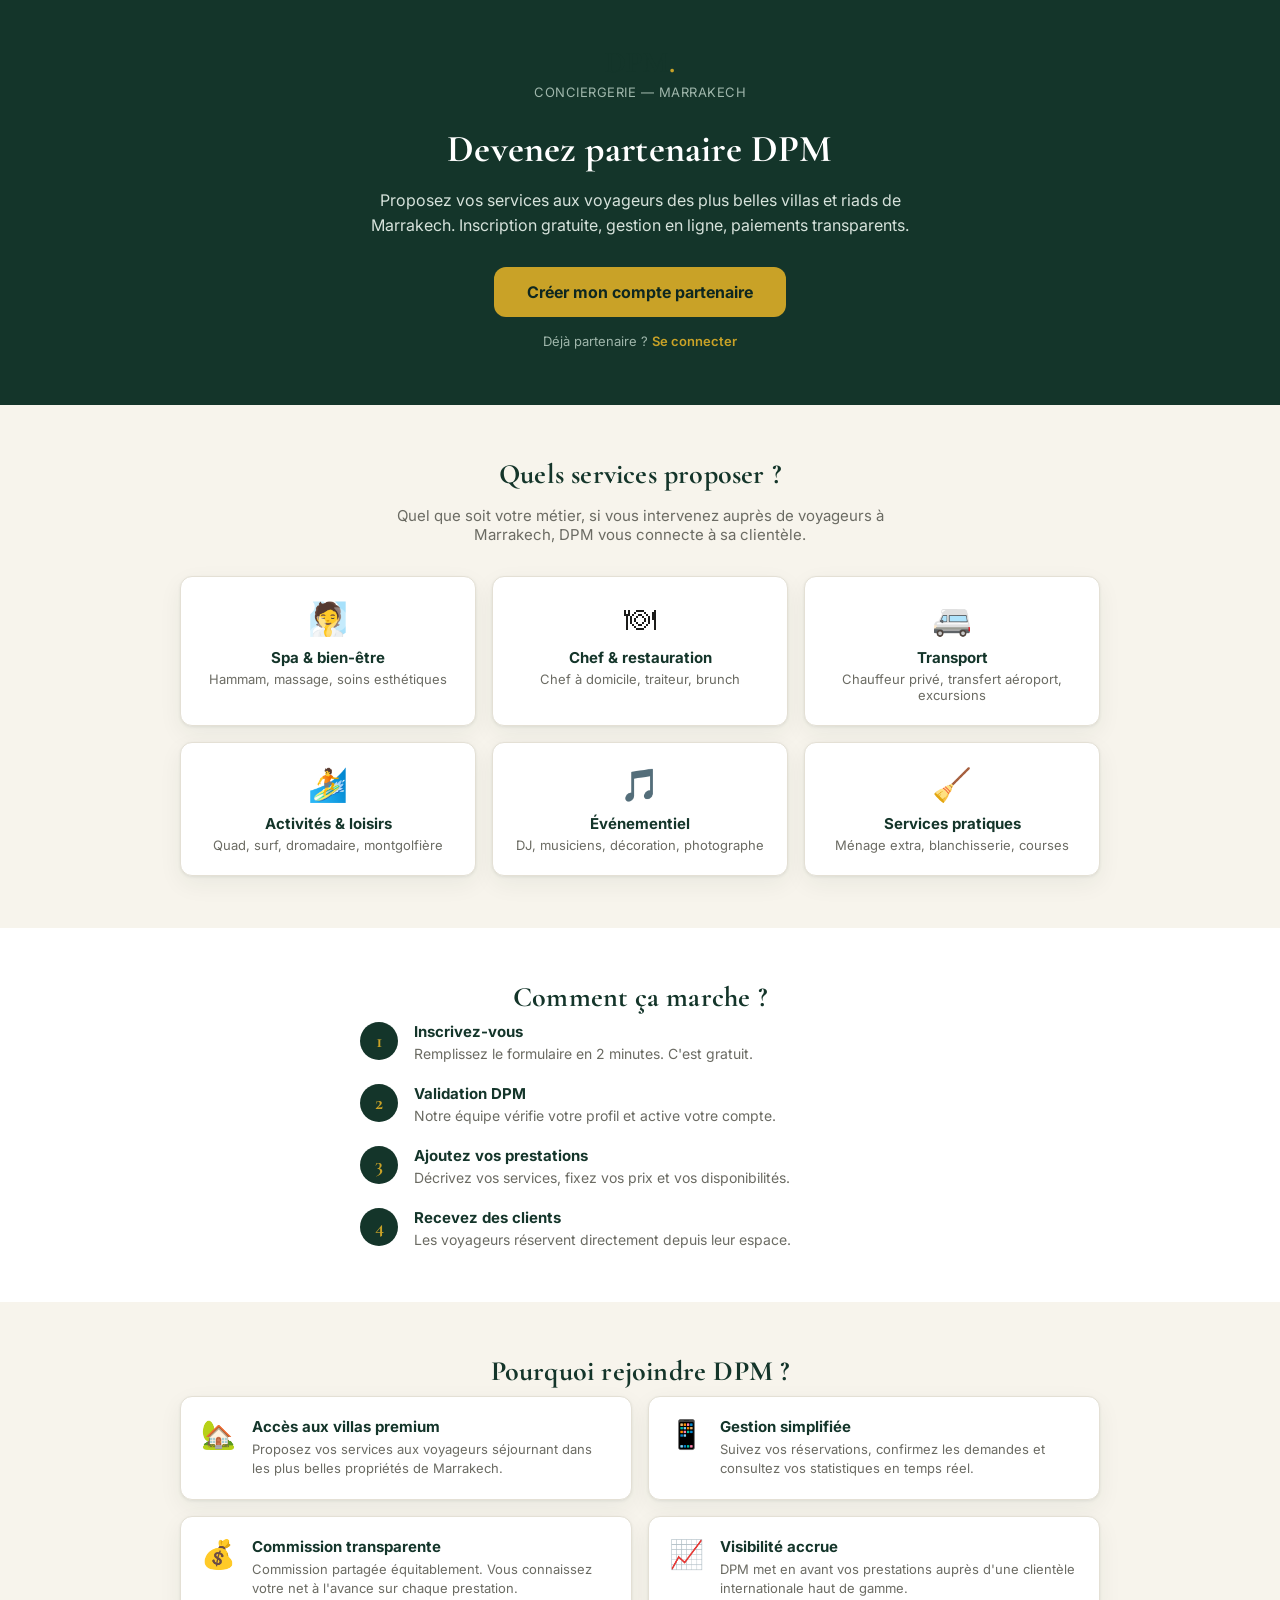
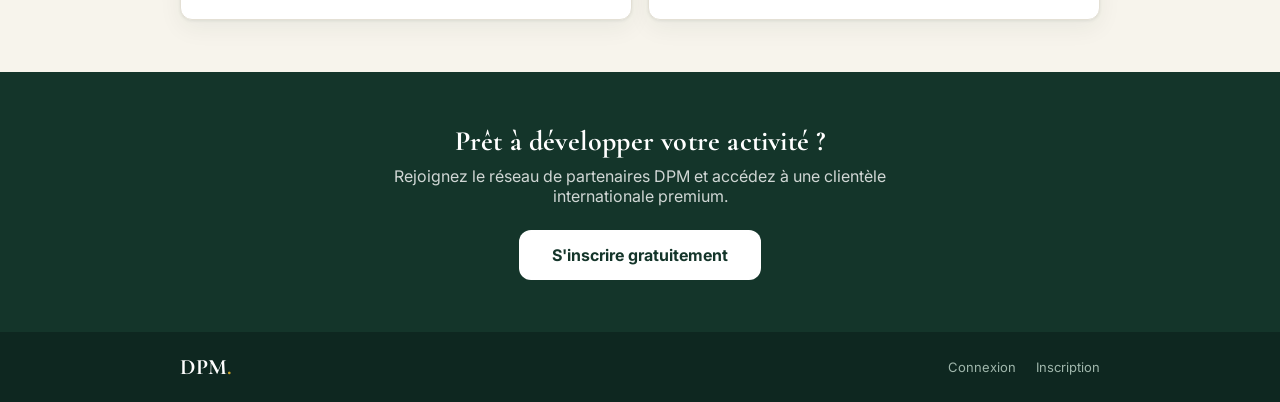
<file: partenaire/index.html>
<!doctype html>
<html lang="fr">
  <head>
    <meta charset="UTF-8" />
    <meta name="viewport" content="width=device-width, initial-scale=1.0" />
    <link rel="preconnect" href="https://fonts.googleapis.com" />
    <link rel="preconnect" href="https://fonts.gstatic.com" crossorigin />
    <link
      href="https://fonts.googleapis.com/css2?family=Cormorant+Garamond:wght@500;600;700&family=Inter:wght@400;500;600&display=swap"
      rel="stylesheet"
    />
    <title>DPM Conciergerie — Espace partenaire</title>
    <!-- Installable sur téléphone (« Ajouter à l'écran d'accueil ») -->
    <link rel="manifest" href="./manifest.webmanifest" />
    <link rel="icon" href="./icons/icon-192.png" />
    <link rel="apple-touch-icon" href="./icons/apple-touch-icon.png" />
    <meta name="theme-color" content="#14352a" />
    <meta name="apple-mobile-web-app-capable" content="yes" />
    <meta name="apple-mobile-web-app-status-bar-style" content="black-translucent" />
    <meta name="apple-mobile-web-app-title" content="DPM" />
    <script type="module" crossorigin src="./assets/index-CZQNGNcb.js"></script>
    <link rel="stylesheet" crossorigin href="./assets/index-wo9QqnSn.css">
  </head>
  <body>
    <div id="root"></div>
    </body>
</html>
</file>
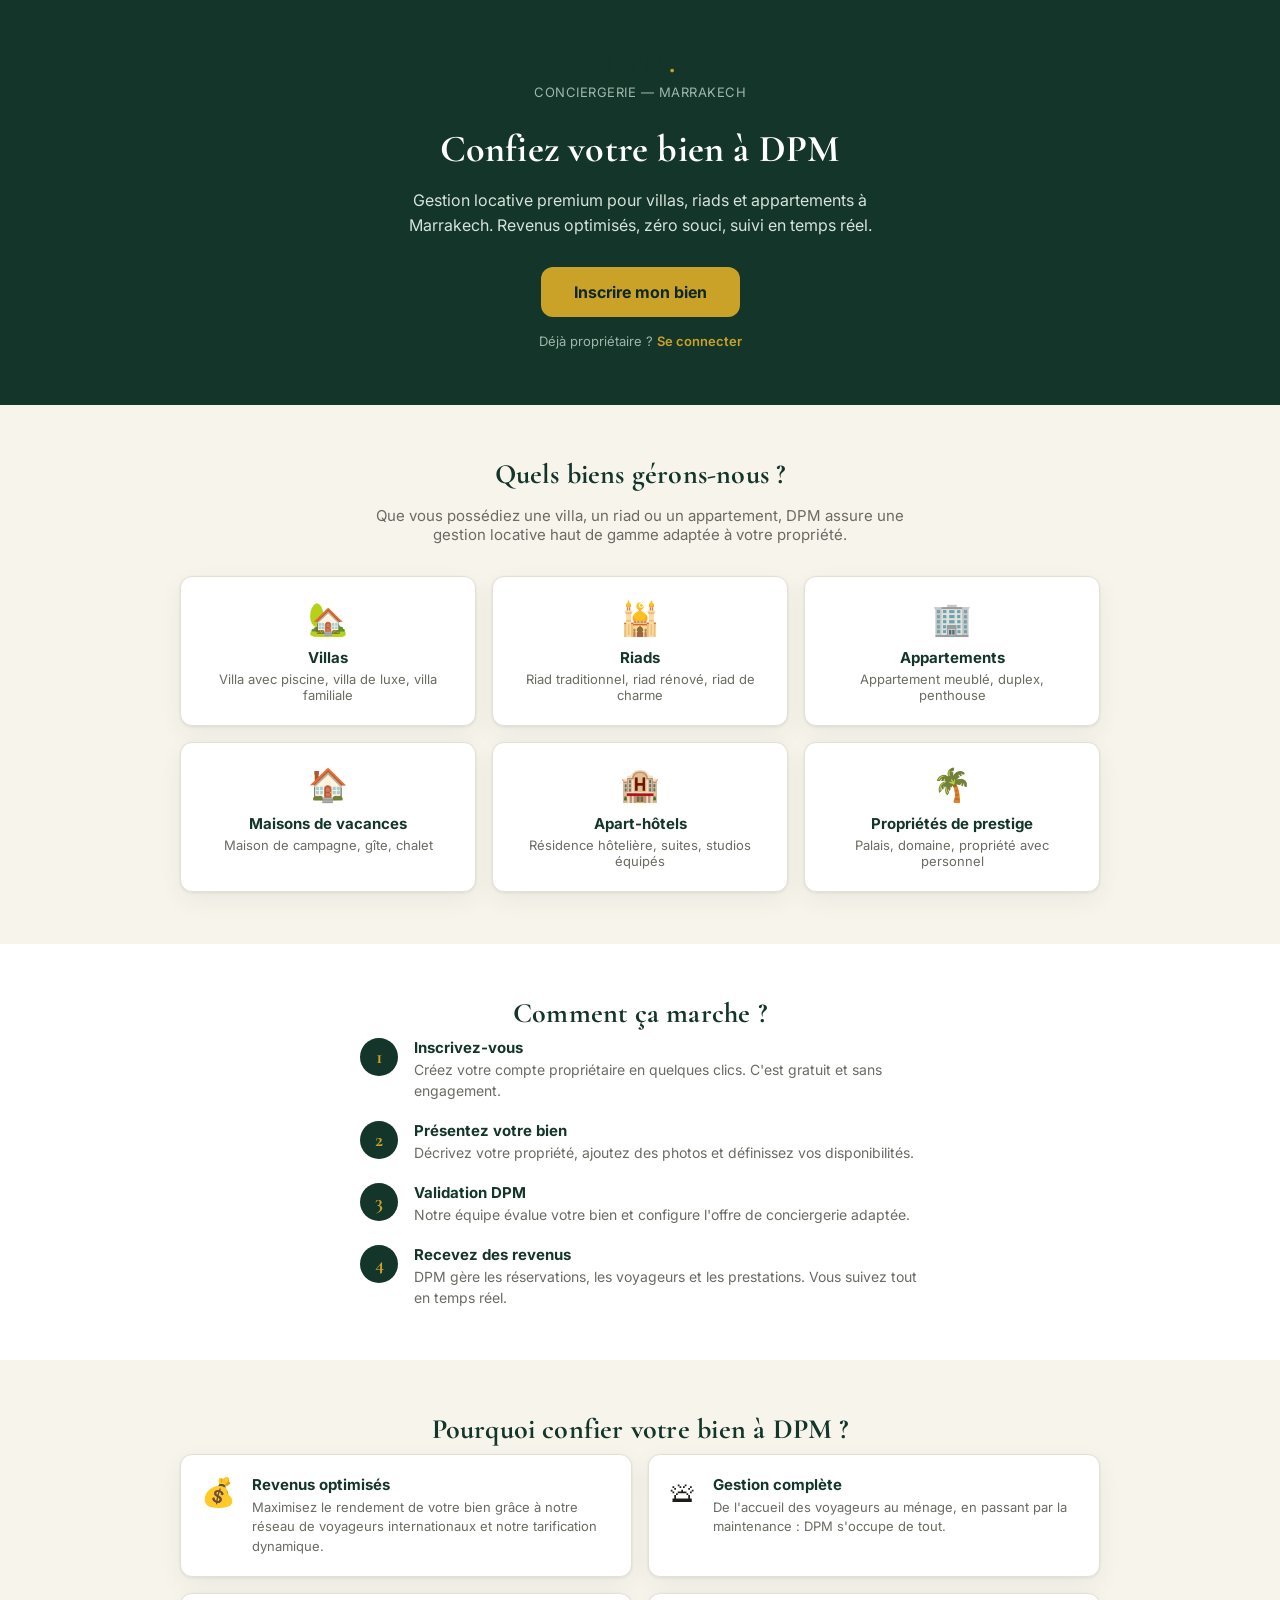
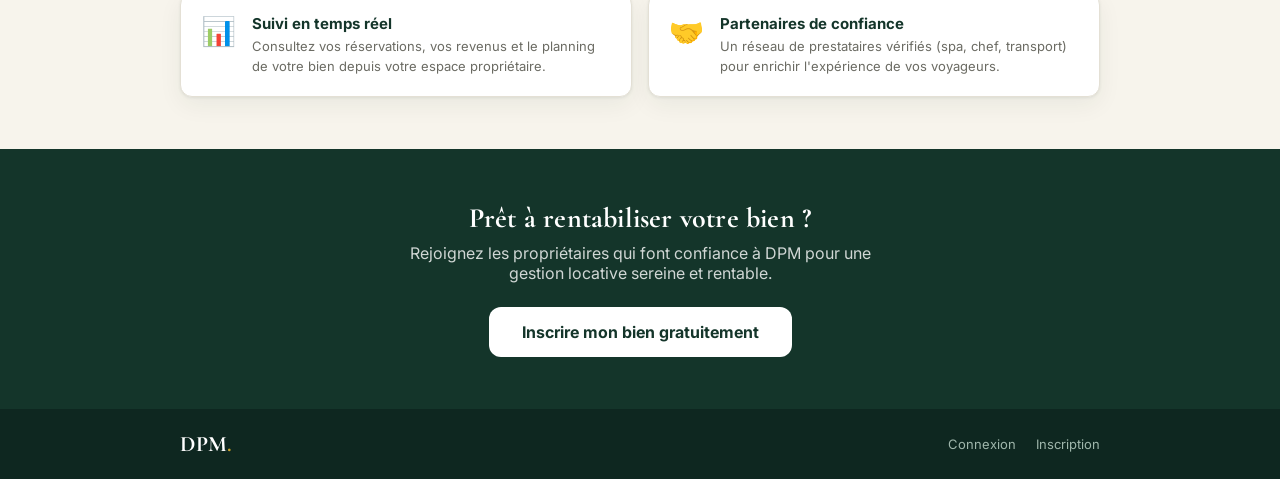
<file: proprietaire/index.html>
<!doctype html>
<html lang="fr">
  <head>
    <meta charset="UTF-8" />
    <meta name="viewport" content="width=device-width, initial-scale=1.0" />
    <link rel="preconnect" href="https://fonts.googleapis.com" />
    <link rel="preconnect" href="https://fonts.gstatic.com" crossorigin />
    <link
      href="https://fonts.googleapis.com/css2?family=Cormorant+Garamond:wght@500;600;700&family=Inter:wght@400;500;600&display=swap"
      rel="stylesheet"
    />
    <title>DPM Conciergerie — Espace propriétaire</title>
    <!-- Installable sur téléphone (« Ajouter à l'écran d'accueil ») -->
    <link rel="manifest" href="./manifest.webmanifest" />
    <link rel="icon" href="./icons/icon-192.png" />
    <link rel="apple-touch-icon" href="./icons/apple-touch-icon.png" />
    <meta name="theme-color" content="#14352a" />
    <meta name="apple-mobile-web-app-capable" content="yes" />
    <meta name="apple-mobile-web-app-status-bar-style" content="black-translucent" />
    <meta name="apple-mobile-web-app-title" content="DPM" />
    <script type="module" crossorigin src="./assets/index-DmyHzxpT.js"></script>
    <link rel="stylesheet" crossorigin href="./assets/index-wo9QqnSn.css">
  </head>
  <body>
    <div id="root"></div>
    </body>
</html>
</file>
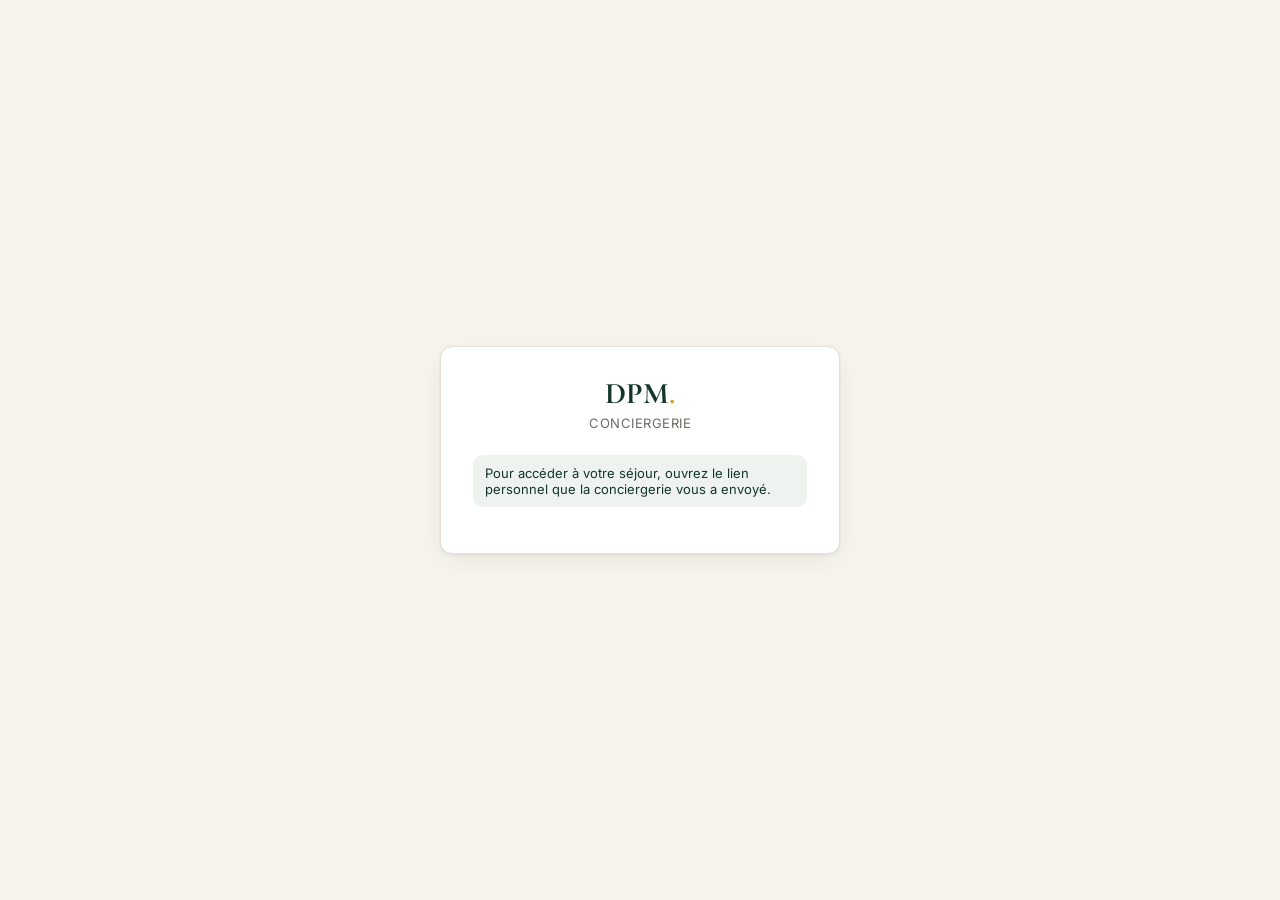
<file: sejour/index.html>
<!doctype html>
<html lang="fr">
  <head>
    <meta charset="UTF-8" />
    <meta name="viewport" content="width=device-width, initial-scale=1.0" />
    <link rel="preconnect" href="https://fonts.googleapis.com" />
    <link rel="preconnect" href="https://fonts.gstatic.com" crossorigin />
    <link
      href="https://fonts.googleapis.com/css2?family=Cormorant+Garamond:wght@500;600;700&family=Inter:wght@400;500;600&display=swap"
      rel="stylesheet"
    />
    <title>DPM Conciergerie — Votre séjour</title>
    <!-- Installable sur téléphone (« Ajouter à l'écran d'accueil ») -->
    <link rel="manifest" href="./manifest.webmanifest" />
    <link rel="icon" href="./icons/icon-192.png" />
    <link rel="apple-touch-icon" href="./icons/apple-touch-icon.png" />
    <meta name="theme-color" content="#14352a" />
    <meta name="apple-mobile-web-app-capable" content="yes" />
    <meta name="apple-mobile-web-app-status-bar-style" content="black-translucent" />
    <meta name="apple-mobile-web-app-title" content="DPM" />
    <script type="module" crossorigin src="./assets/index-CKPRtl_k.js"></script>
    <link rel="stylesheet" crossorigin href="./assets/index-wo9QqnSn.css">
  </head>
  <body>
    <div id="root"></div>
    </body>
</html>
</file>
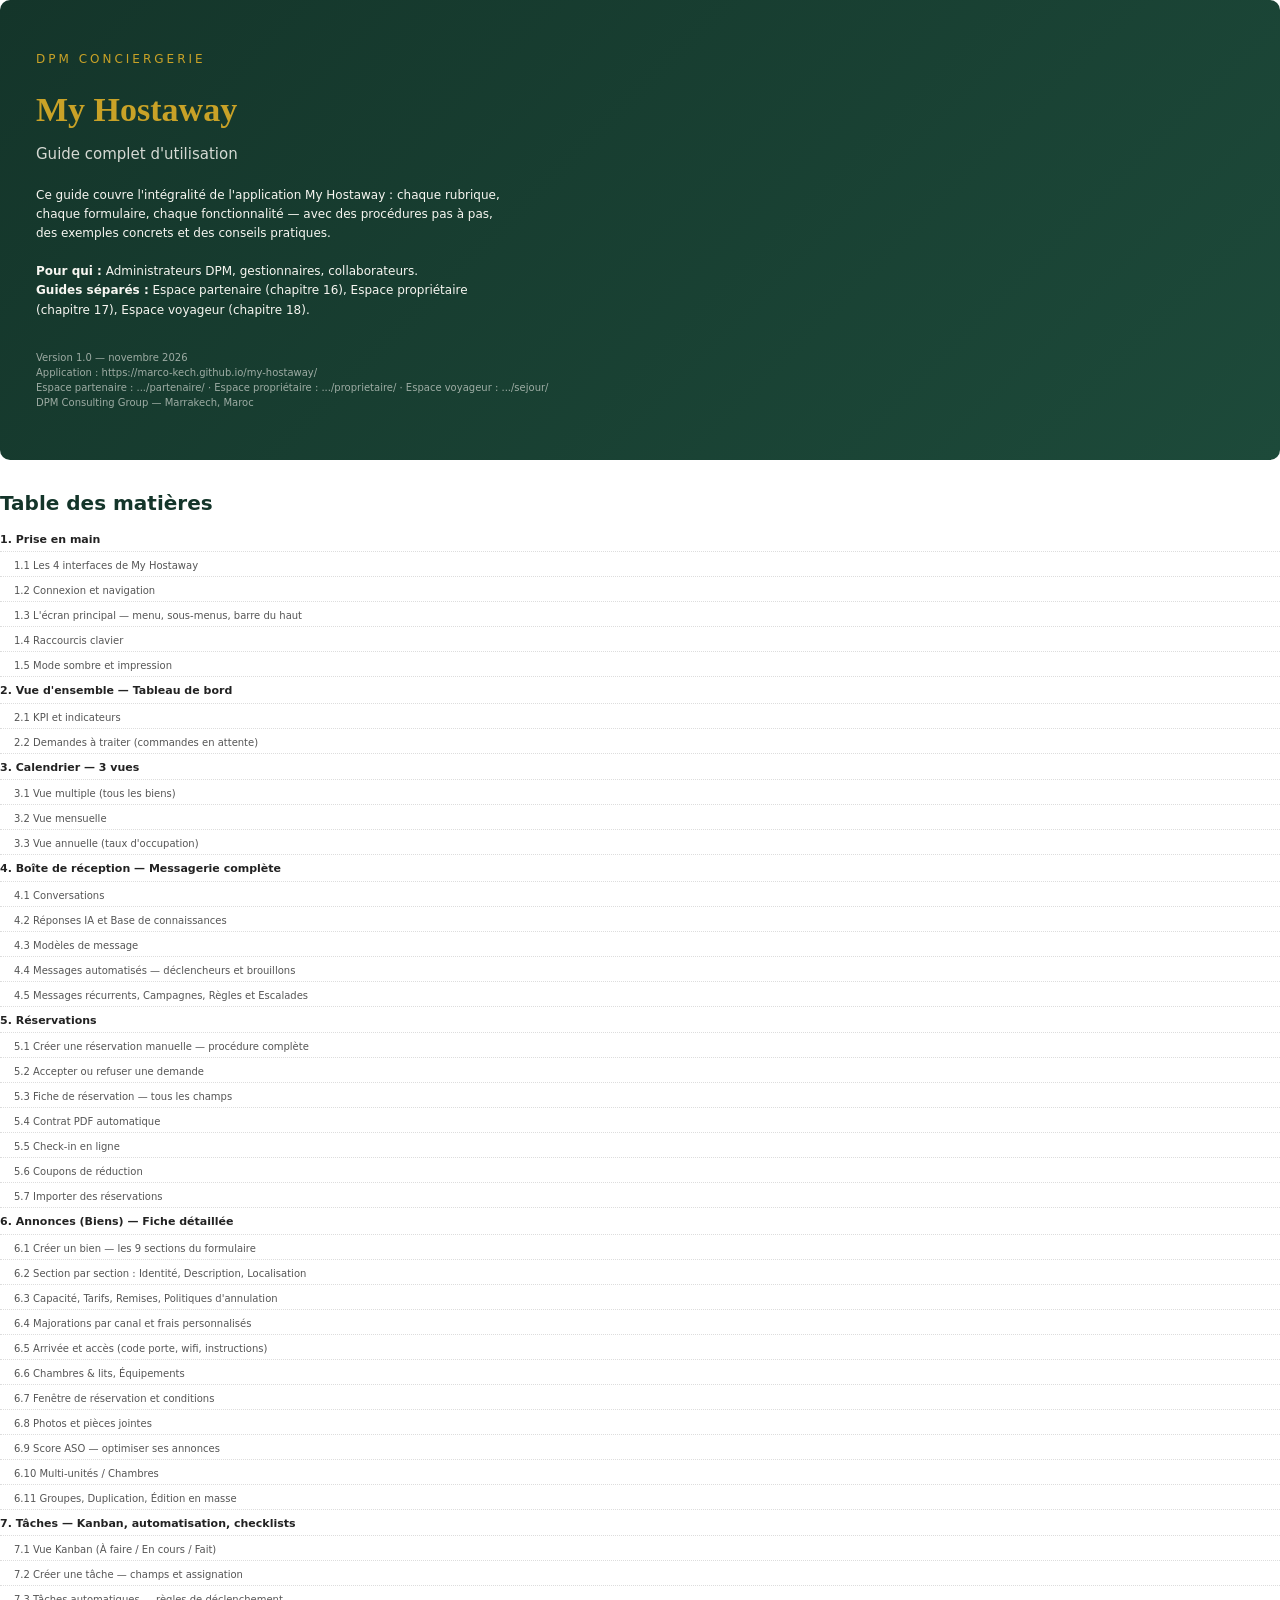
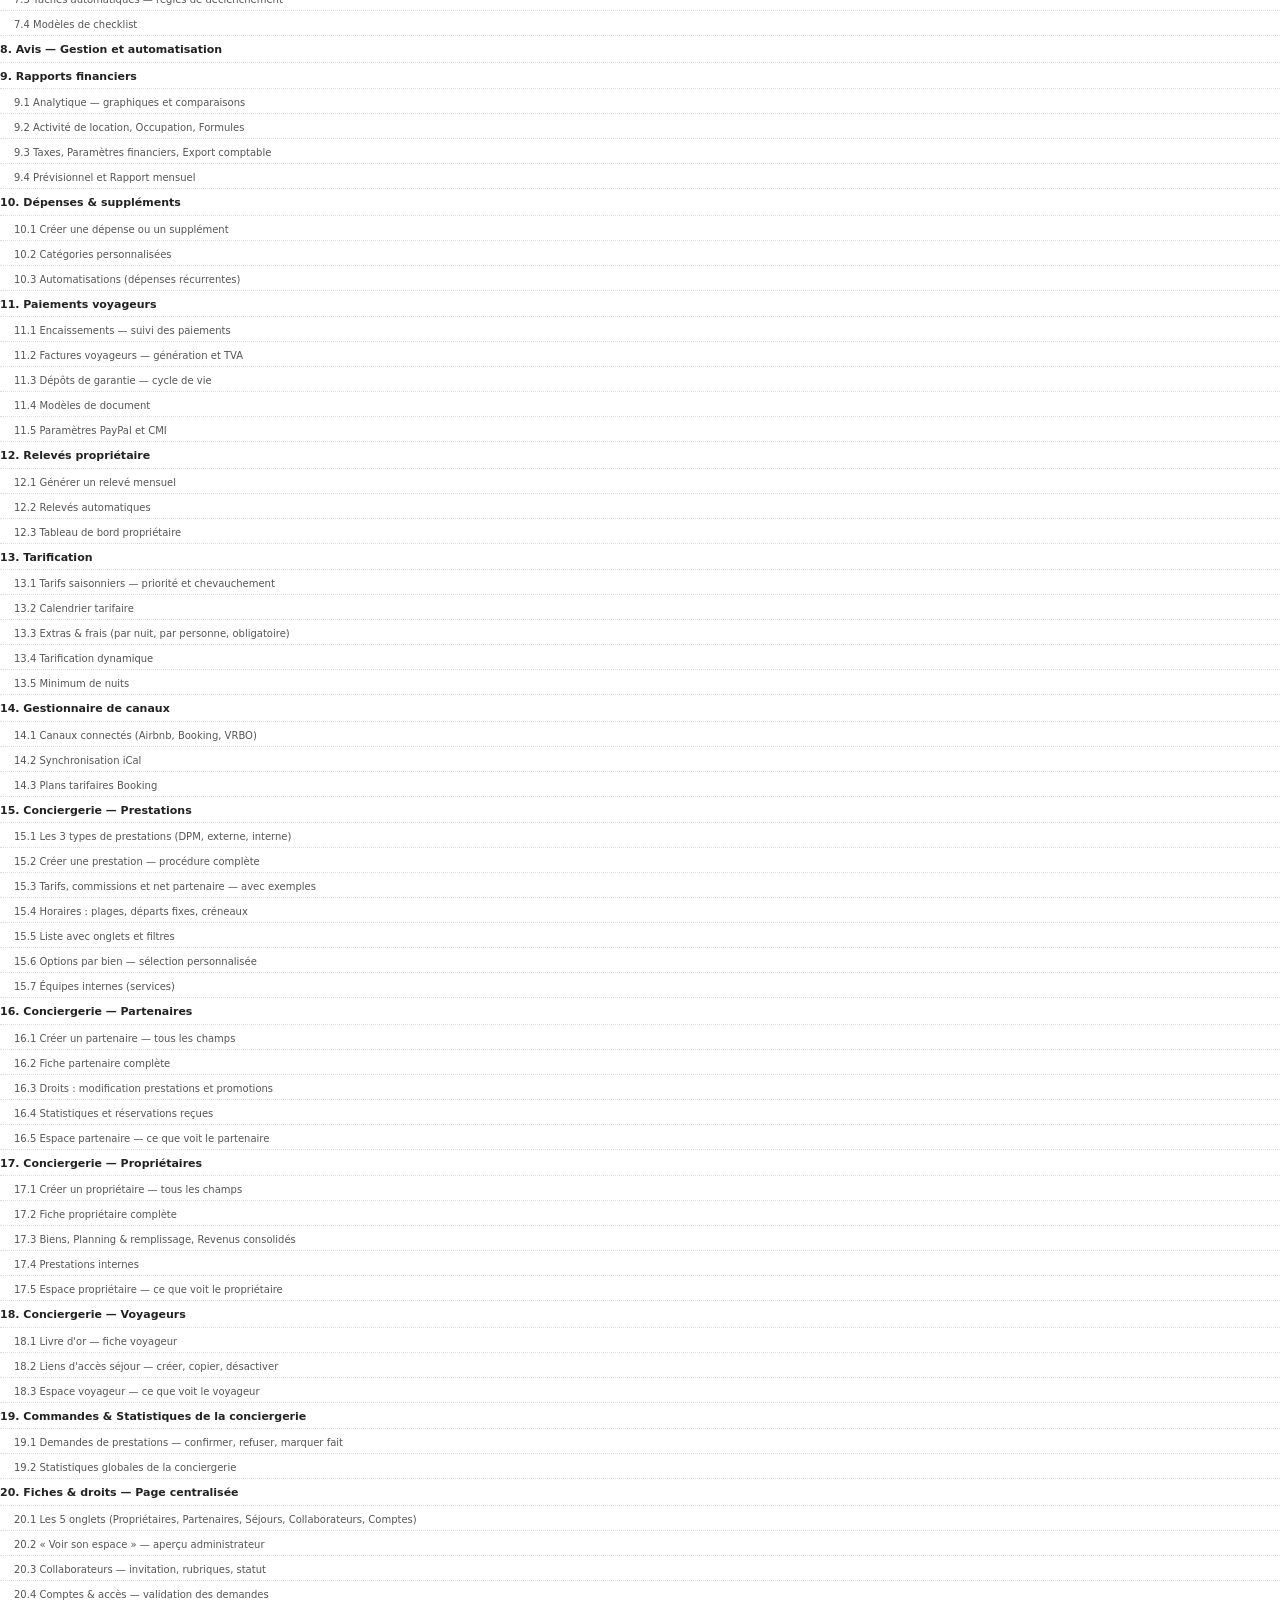
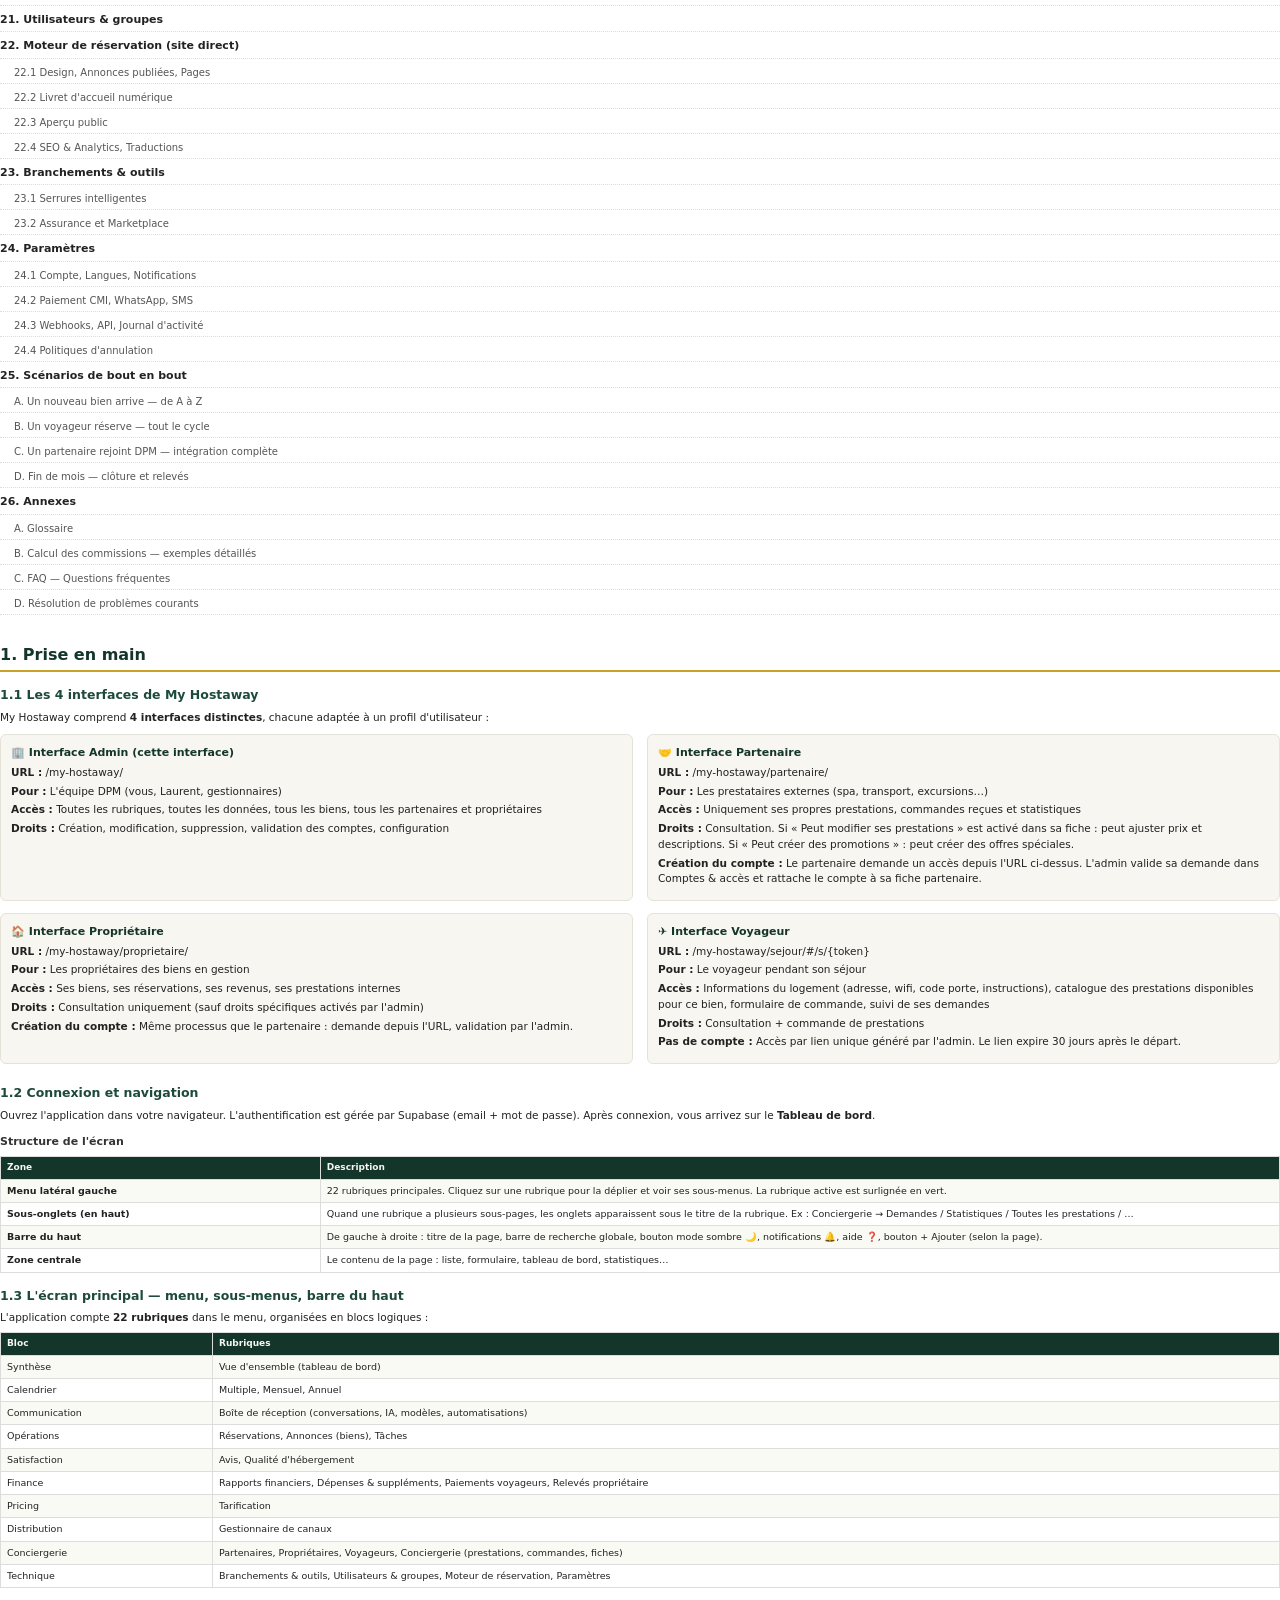
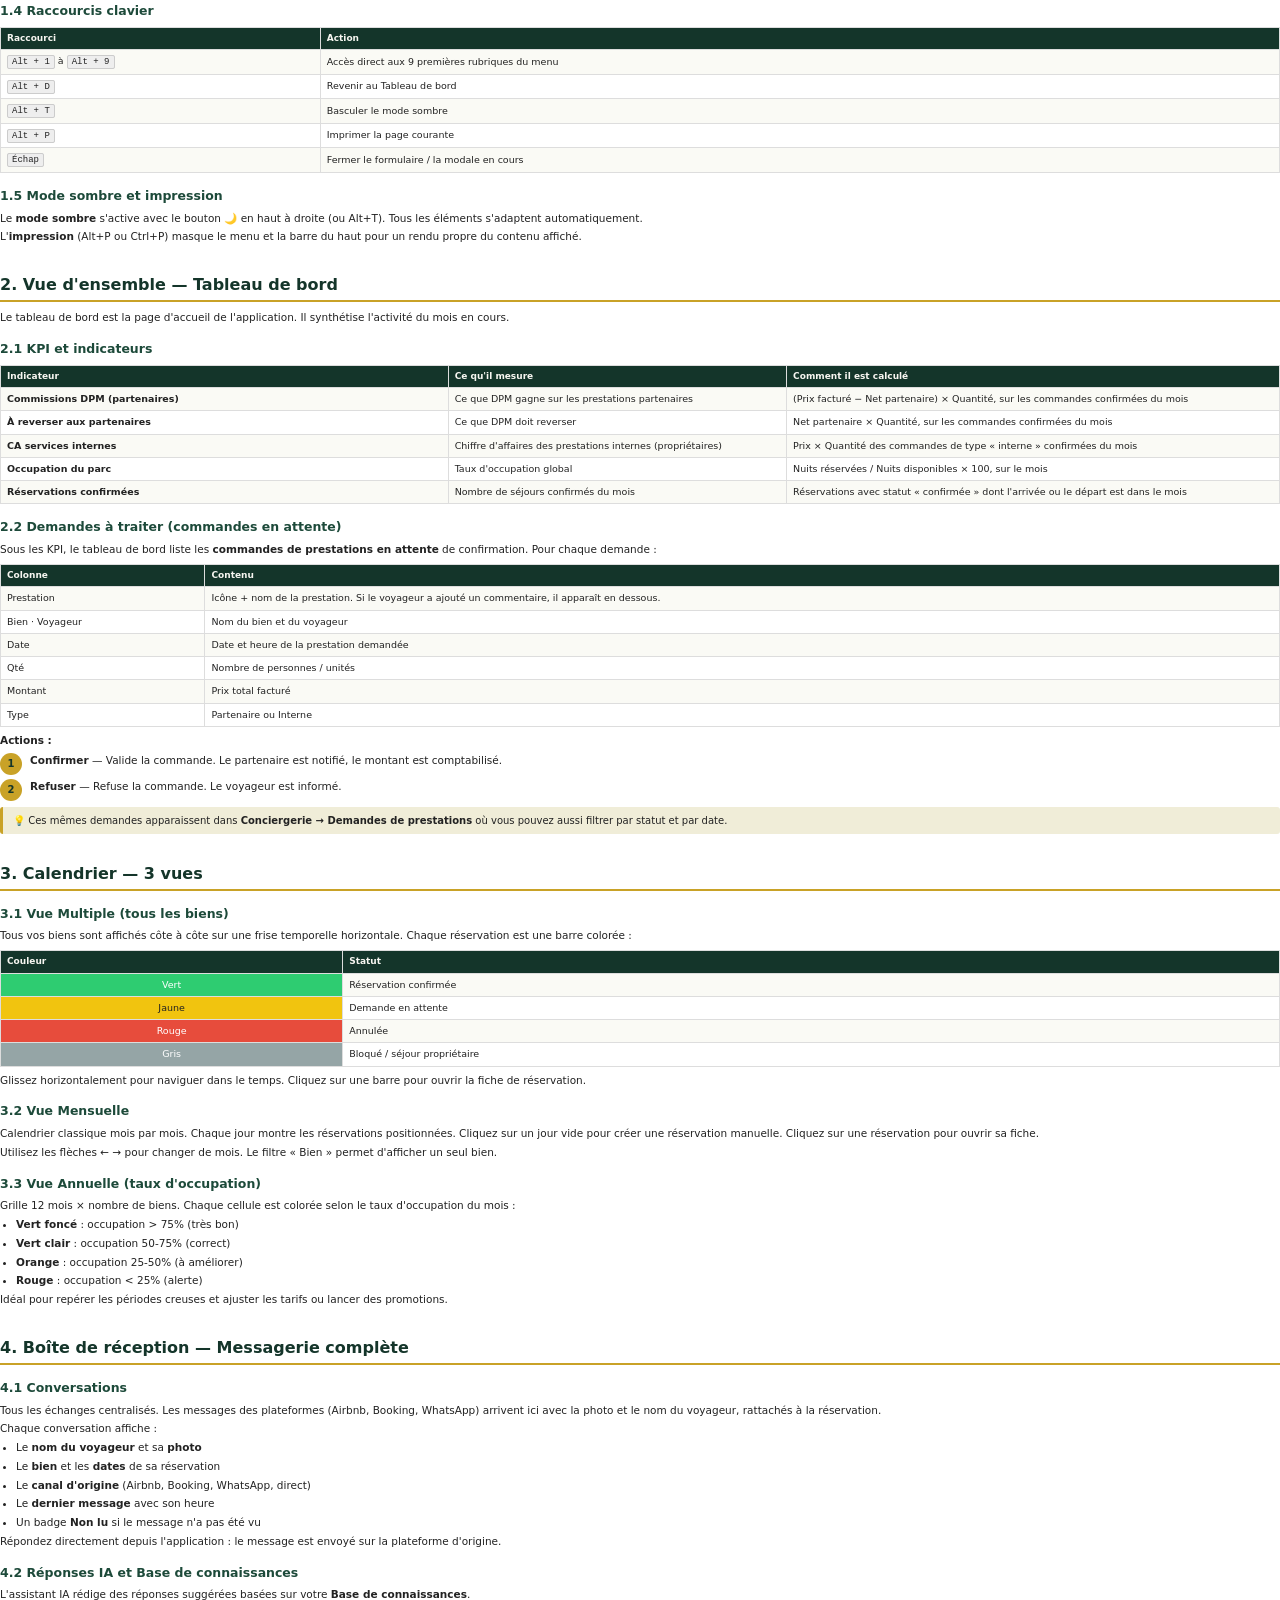
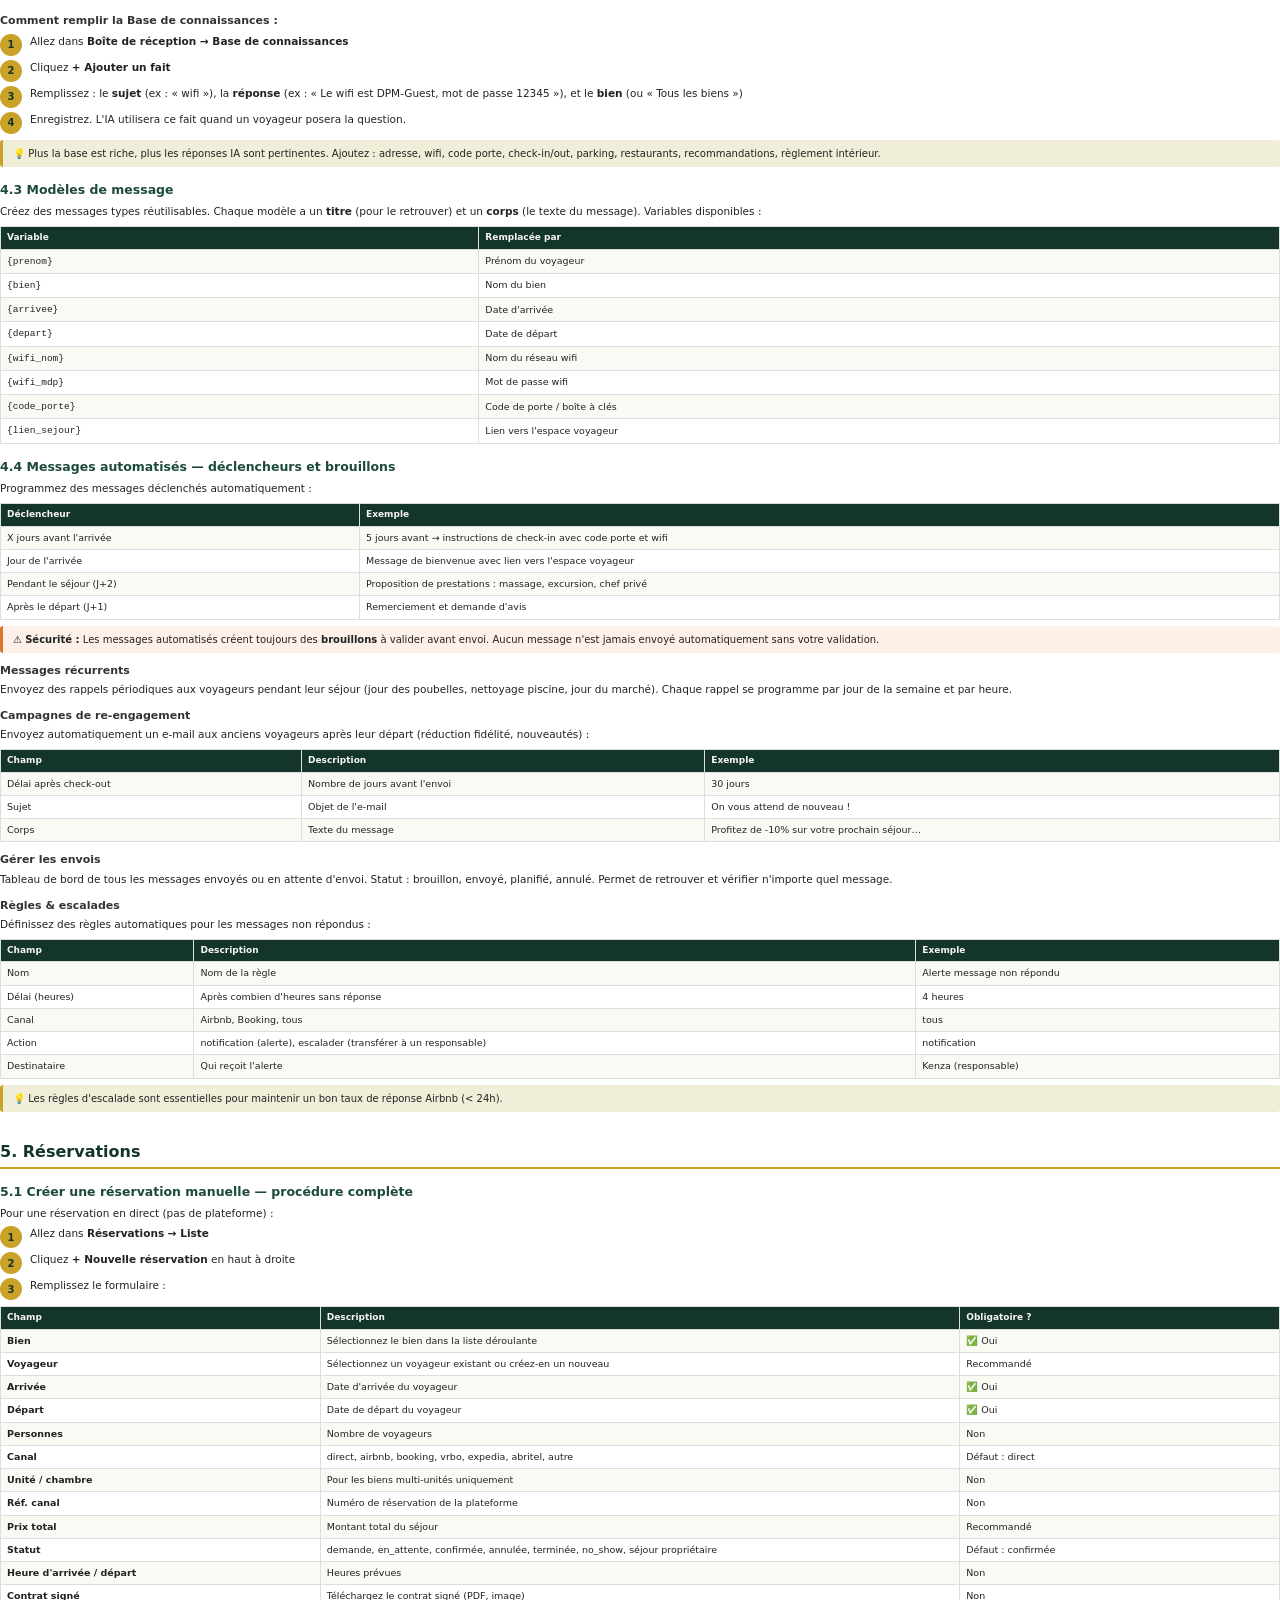
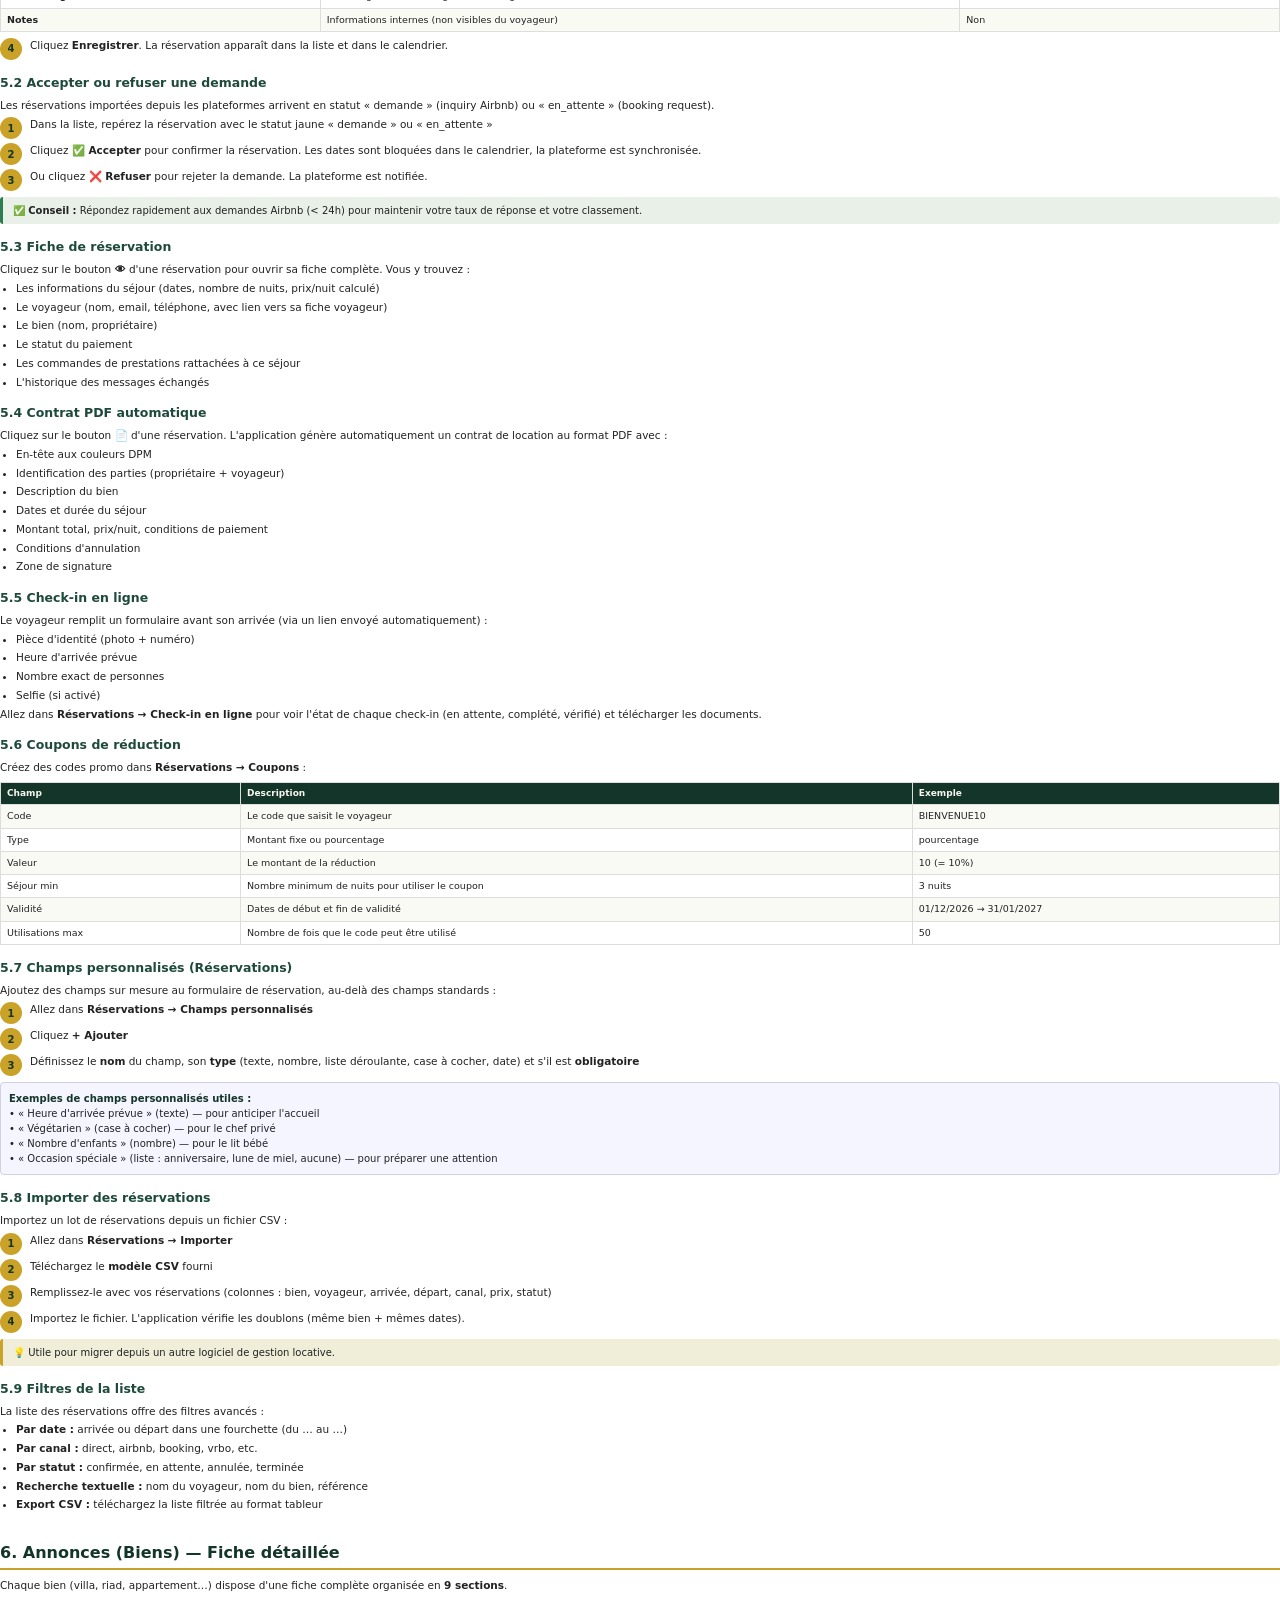
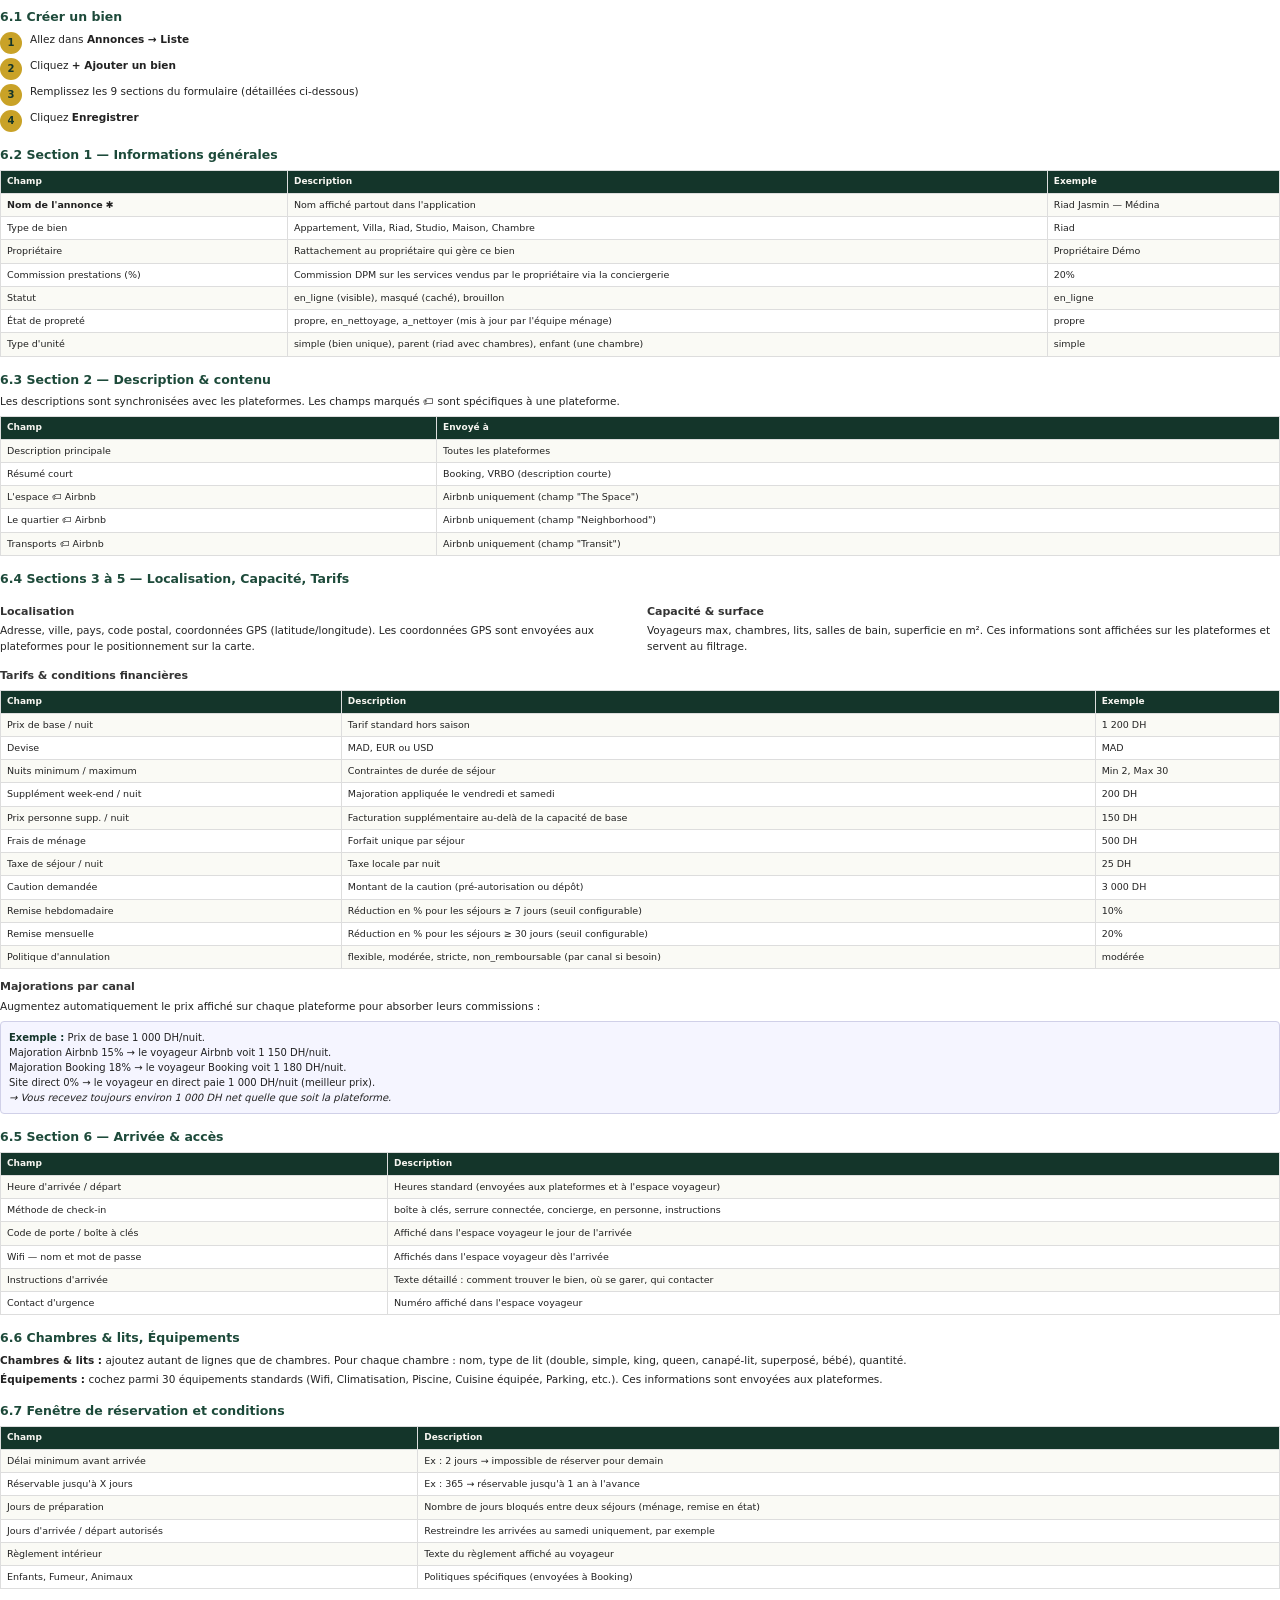
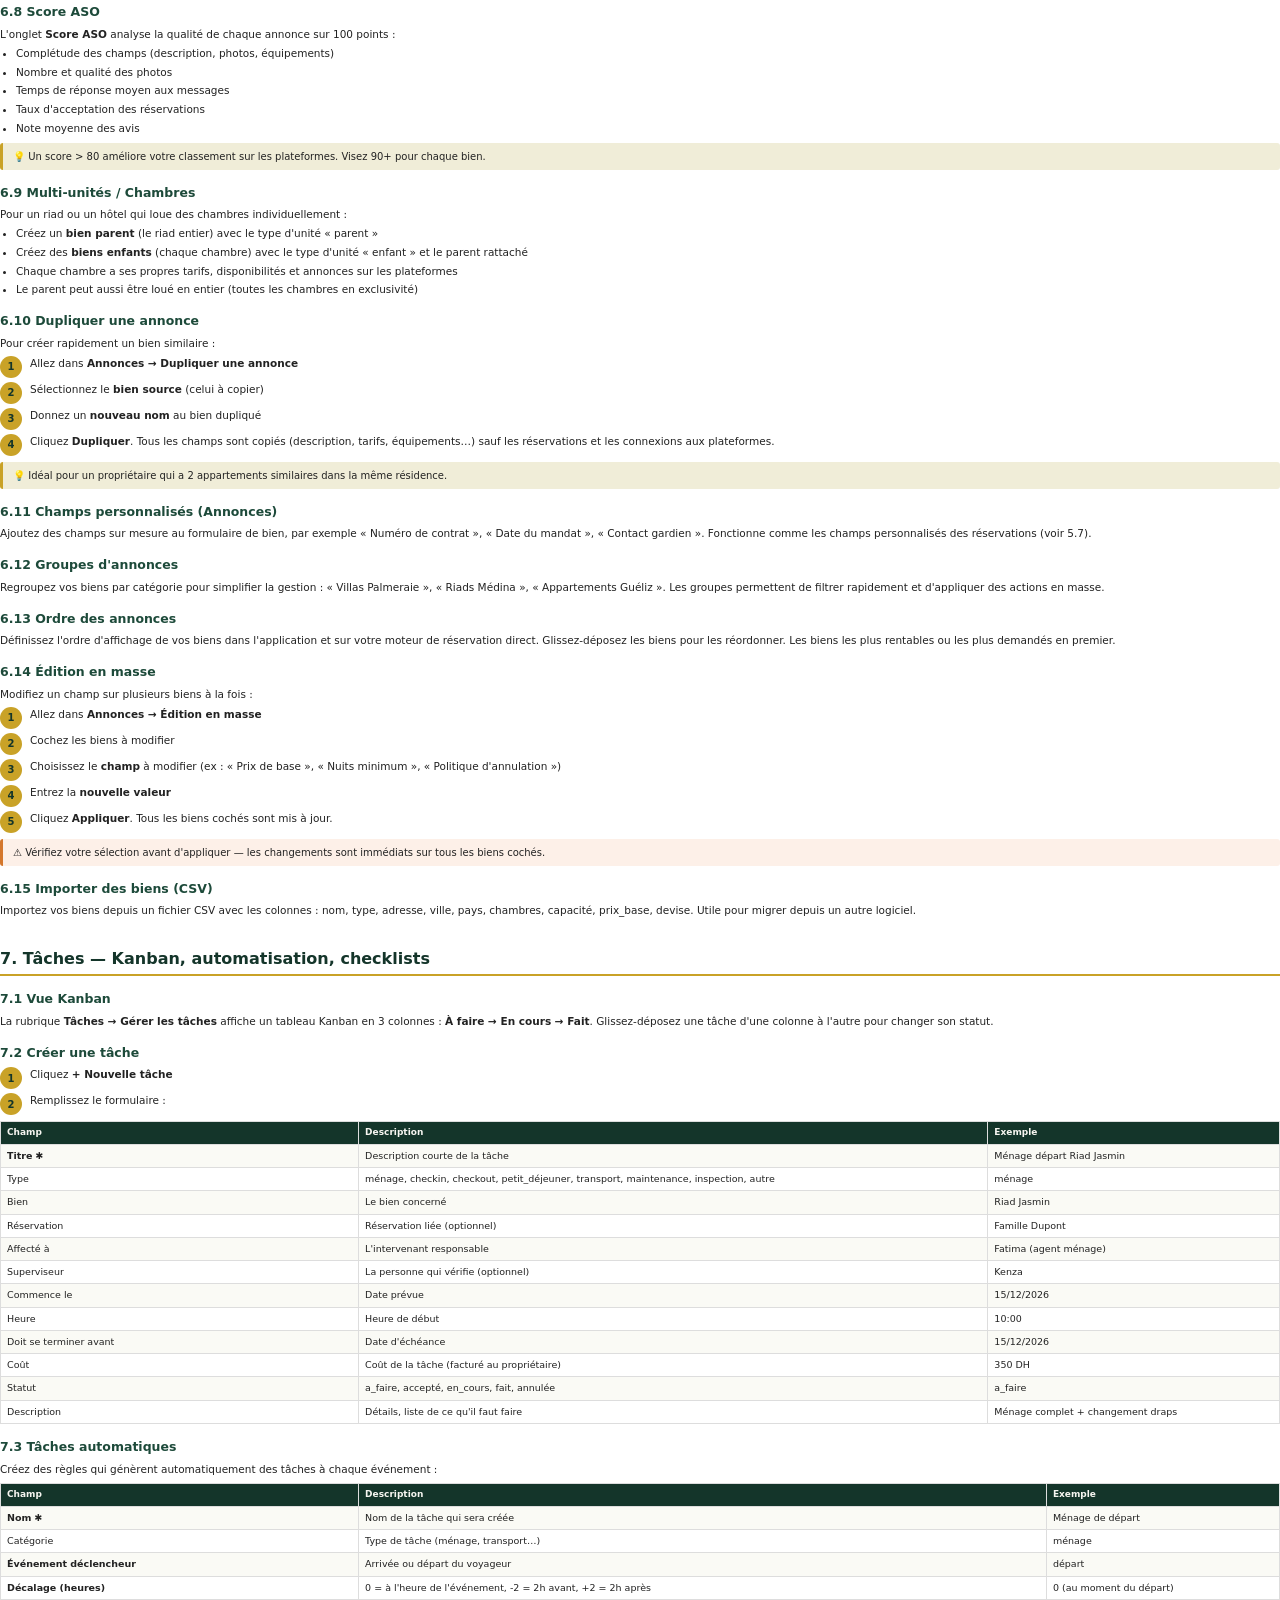
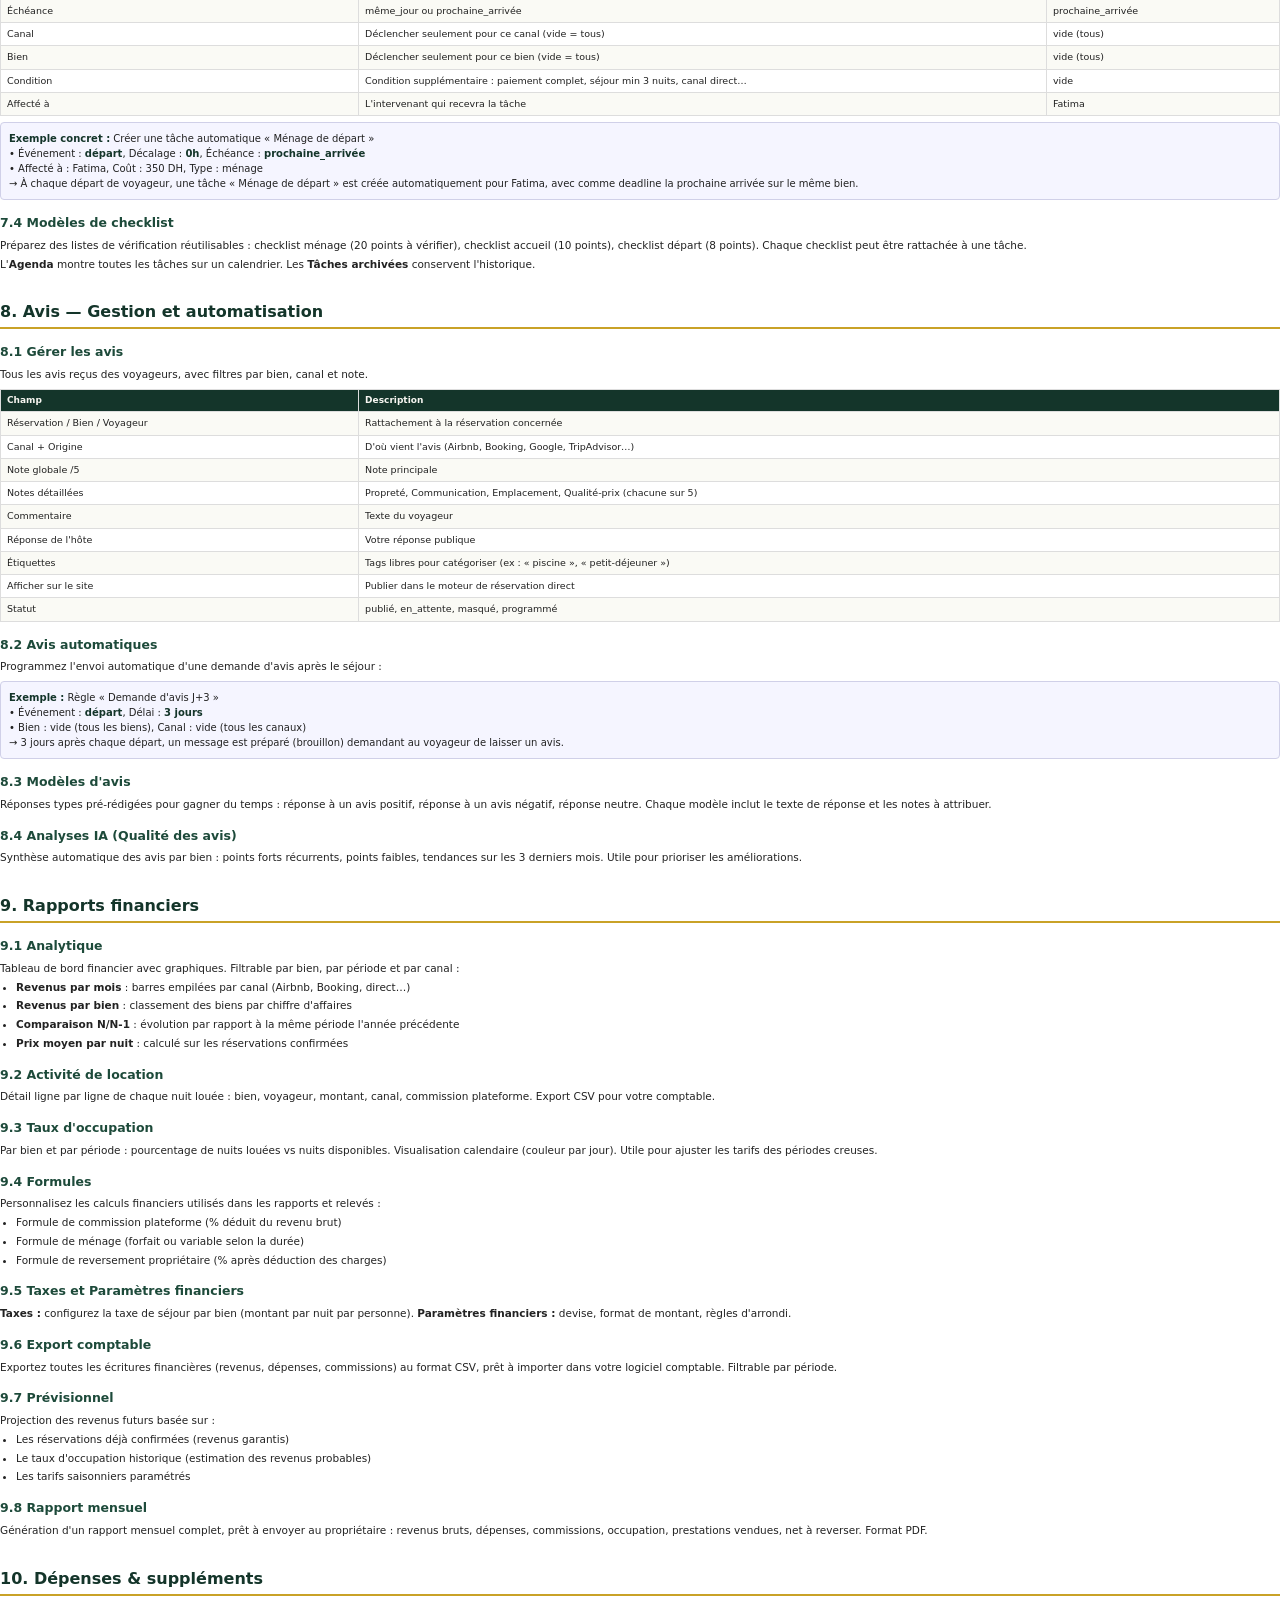
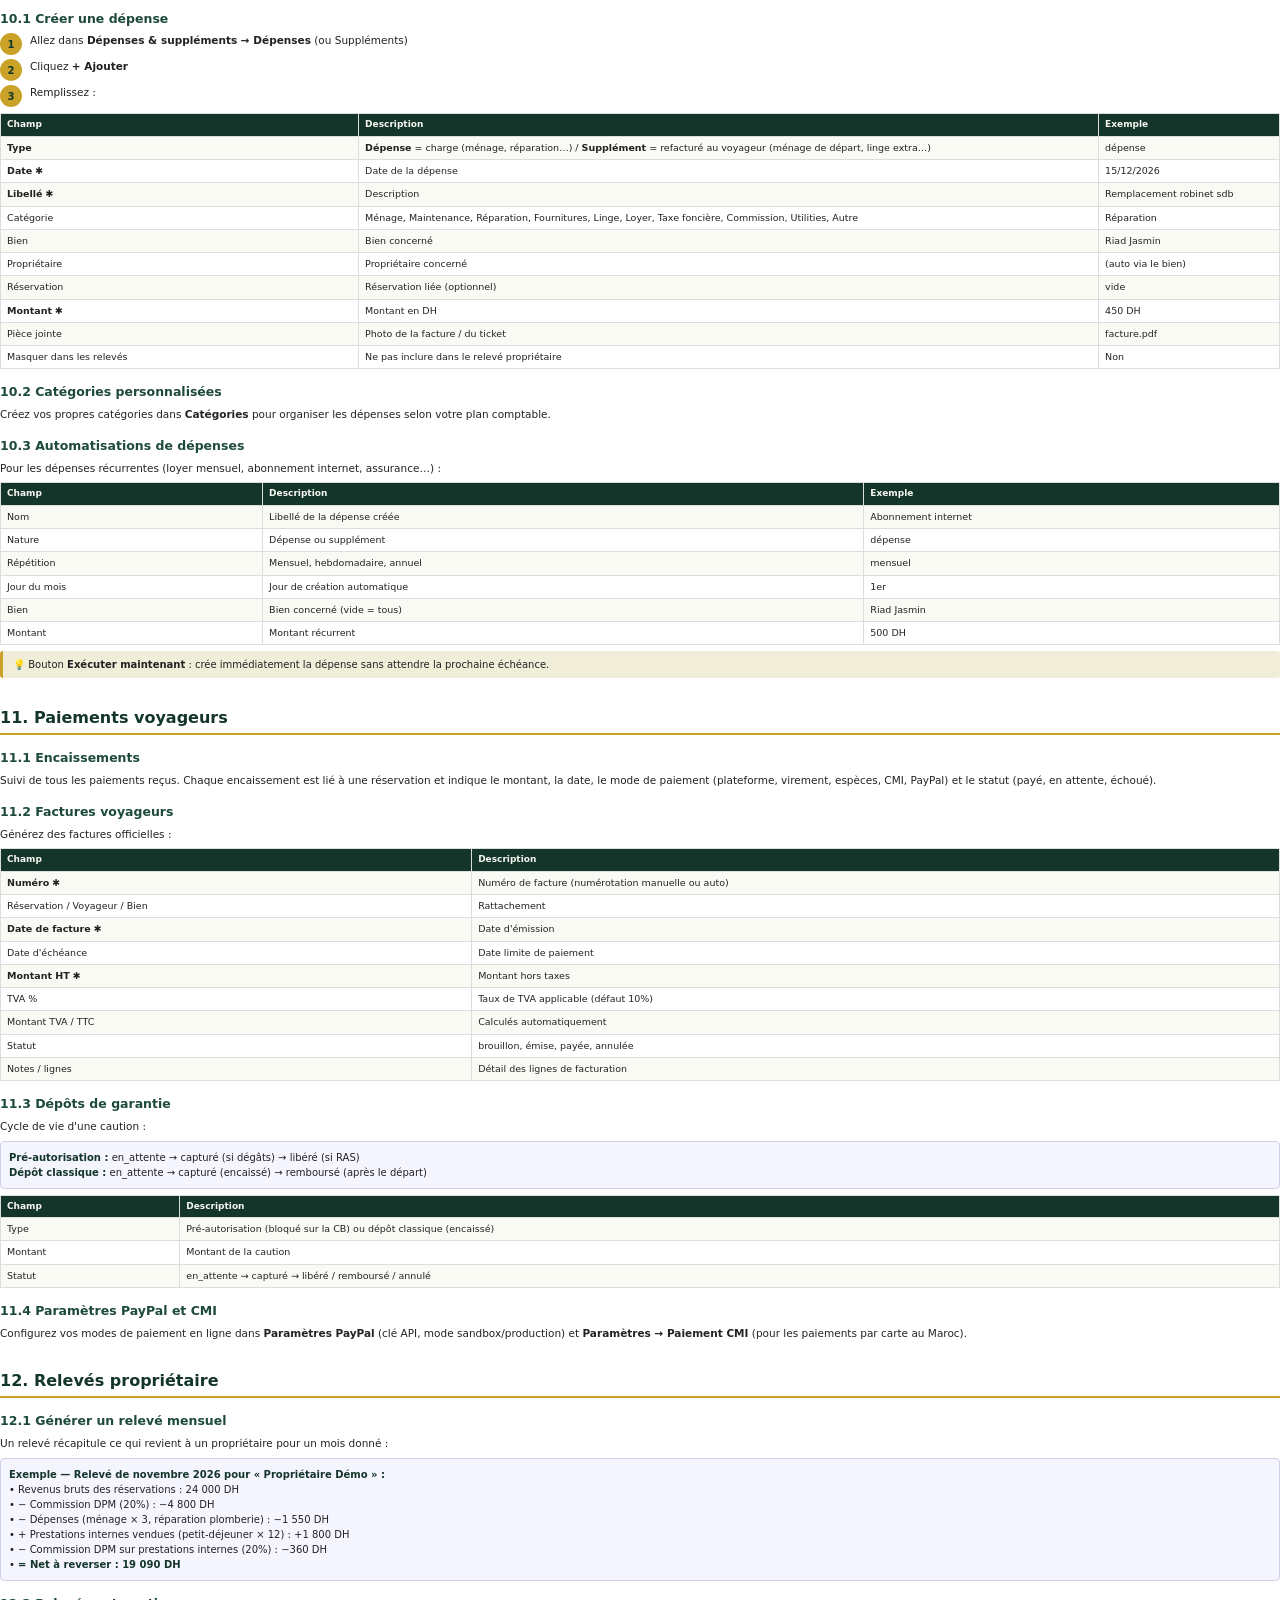
<file: guide-my-hostaway.html>
<!DOCTYPE html>
<html lang="fr">
<head><meta charset="utf-8"><title>My Hostaway — Guide complet</title>
<style>
@page{size:A4;margin:18mm 16mm 22mm 16mm;
  @bottom-center{content:"My Hostaway — Guide d'utilisation · Page " counter(page);font-size:7.5px;color:#999}}
*{box-sizing:border-box;margin:0;padding:0}
body{font-family:'Segoe UI',system-ui,Arial,sans-serif;font-size:10.5px;line-height:1.5;color:#222}
h1{font-size:26px;color:#14352A;margin:0 0 6px;font-family:Georgia,serif}
h2{font-size:16px;color:#14352A;margin:28px 0 8px;padding-bottom:3px;border-bottom:2px solid #C9A227;page-break-after:avoid}
h3{font-size:12.5px;color:#1d4a3a;margin:14px 0 5px;page-break-after:avoid}
h4{font-size:11px;color:#333;margin:10px 0 3px;page-break-after:avoid}
p,li{margin-bottom:3px}
ul,ol{padding-left:16px}
.cover{background:linear-gradient(135deg,#14352A 0%,#1d4a3a 100%);color:#F7F6F1;padding:50px 36px;border-radius:10px;margin-bottom:20px;page-break-after:always}
.cover h1{color:#C9A227;font-size:34px;margin-bottom:8px}
.cover .sub{font-size:15px;opacity:.85;margin-bottom:20px}
.cover .info{font-size:10px;opacity:.6;margin-top:30px}
.toc{page-break-after:always}
.toc h2{border:none;font-size:20px}
.toc ul{list-style:none;padding:0}
.toc li{padding:3px 0;border-bottom:1px dotted #ddd;font-size:11px}
.toc li.l2{padding-left:14px;font-size:10px;color:#555}
.section{page-break-before:always}
.note{background:#f0edd8;border-left:3px solid #C9A227;padding:6px 10px;margin:6px 0;border-radius:3px;font-size:10px}
.warn{background:#fdf0e8;border-left:3px solid #d4772c;padding:6px 10px;margin:6px 0;border-radius:3px;font-size:10px}
.important{background:#e8f0e8;border-left:3px solid #2e7d52;padding:6px 10px;margin:6px 0;border-radius:3px;font-size:10px}
table{width:100%;border-collapse:collapse;margin:6px 0;font-size:9.5px}
th,td{padding:4px 6px;text-align:left;border:1px solid #ddd}
th{background:#14352A;color:#F7F6F1;font-weight:600;font-size:9px}
tr:nth-child(even){background:#fafaf5}
.cols2{display:flex;gap:14px}.cols2>div{flex:1}
.box{background:#f7f6f1;border:1px solid #e5e2d8;border-radius:6px;padding:10px;margin:6px 0}
.box h4{margin:0 0 3px;color:#14352A}
.step{display:flex;gap:8px;margin:4px 0;align-items:flex-start}
.step .num{background:#C9A227;color:#14352A;font-weight:700;width:22px;height:22px;border-radius:50%;display:flex;align-items:center;justify-content:center;font-size:10px;flex-shrink:0}
.step .txt{flex:1}
.kbd{background:#eee;padding:1px 4px;border-radius:2px;font-family:monospace;font-size:9px;border:1px solid #ccc}
.example{background:#f5f5ff;border:1px solid #d0d0e8;border-radius:4px;padding:8px;margin:6px 0;font-size:10px}
.example b{color:#14352A}
hr{border:none;border-top:1px solid #e0e0e0;margin:12px 0}
</style>
</head>
<body>
<div class="cover">
  <div style="font-size:12px;letter-spacing:3px;margin-bottom:16px;color:#C9A227">DPM CONCIERGERIE</div>
  <h1>My Hostaway</h1>
  <div class="sub">Guide complet d'utilisation</div>
  <p style="font-size:12px;max-width:480px;line-height:1.6">
    Ce guide couvre l'intégralité de l'application My Hostaway : chaque rubrique, chaque formulaire,
    chaque fonctionnalité — avec des procédures pas à pas, des exemples concrets et des conseils pratiques.<br><br>
    <b>Pour qui :</b> Administrateurs DPM, gestionnaires, collaborateurs.<br>
    <b>Guides séparés :</b> Espace partenaire (chapitre 16), Espace propriétaire (chapitre 17), Espace voyageur (chapitre 18).
  </p>
  <div class="info">
    Version 1.0 — novembre 2026<br>
    Application : https://marco-kech.github.io/my-hostaway/<br>
    Espace partenaire : .../partenaire/ · Espace propriétaire : .../proprietaire/ · Espace voyageur : .../sejour/<br>
    DPM Consulting Group — Marrakech, Maroc
  </div>
</div>
<div class="toc"><h2>Table des matières</h2><ul>
<li><b>1. Prise en main</b></li>
<li class="l2">1.1 Les 4 interfaces de My Hostaway</li>
<li class="l2">1.2 Connexion et navigation</li>
<li class="l2">1.3 L'écran principal — menu, sous-menus, barre du haut</li>
<li class="l2">1.4 Raccourcis clavier</li>
<li class="l2">1.5 Mode sombre et impression</li>
<li><b>2. Vue d'ensemble — Tableau de bord</b></li>
<li class="l2">2.1 KPI et indicateurs</li>
<li class="l2">2.2 Demandes à traiter (commandes en attente)</li>
<li><b>3. Calendrier — 3 vues</b></li>
<li class="l2">3.1 Vue multiple (tous les biens)</li>
<li class="l2">3.2 Vue mensuelle</li>
<li class="l2">3.3 Vue annuelle (taux d'occupation)</li>
<li><b>4. Boîte de réception — Messagerie complète</b></li>
<li class="l2">4.1 Conversations</li>
<li class="l2">4.2 Réponses IA et Base de connaissances</li>
<li class="l2">4.3 Modèles de message</li>
<li class="l2">4.4 Messages automatisés — déclencheurs et brouillons</li>
<li class="l2">4.5 Messages récurrents, Campagnes, Règles et Escalades</li>
<li><b>5. Réservations</b></li>
<li class="l2">5.1 Créer une réservation manuelle — procédure complète</li>
<li class="l2">5.2 Accepter ou refuser une demande</li>
<li class="l2">5.3 Fiche de réservation — tous les champs</li>
<li class="l2">5.4 Contrat PDF automatique</li>
<li class="l2">5.5 Check-in en ligne</li>
<li class="l2">5.6 Coupons de réduction</li>
<li class="l2">5.7 Importer des réservations</li>
<li><b>6. Annonces (Biens) — Fiche détaillée</b></li>
<li class="l2">6.1 Créer un bien — les 9 sections du formulaire</li>
<li class="l2">6.2 Section par section : Identité, Description, Localisation</li>
<li class="l2">6.3 Capacité, Tarifs, Remises, Politiques d'annulation</li>
<li class="l2">6.4 Majorations par canal et frais personnalisés</li>
<li class="l2">6.5 Arrivée et accès (code porte, wifi, instructions)</li>
<li class="l2">6.6 Chambres & lits, Équipements</li>
<li class="l2">6.7 Fenêtre de réservation et conditions</li>
<li class="l2">6.8 Photos et pièces jointes</li>
<li class="l2">6.9 Score ASO — optimiser ses annonces</li>
<li class="l2">6.10 Multi-unités / Chambres</li>
<li class="l2">6.11 Groupes, Duplication, Édition en masse</li>
<li><b>7. Tâches — Kanban, automatisation, checklists</b></li>
<li class="l2">7.1 Vue Kanban (À faire / En cours / Fait)</li>
<li class="l2">7.2 Créer une tâche — champs et assignation</li>
<li class="l2">7.3 Tâches automatiques — règles de déclenchement</li>
<li class="l2">7.4 Modèles de checklist</li>
<li><b>8. Avis — Gestion et automatisation</b></li>
<li><b>9. Rapports financiers</b></li>
<li class="l2">9.1 Analytique — graphiques et comparaisons</li>
<li class="l2">9.2 Activité de location, Occupation, Formules</li>
<li class="l2">9.3 Taxes, Paramètres financiers, Export comptable</li>
<li class="l2">9.4 Prévisionnel et Rapport mensuel</li>
<li><b>10. Dépenses & suppléments</b></li>
<li class="l2">10.1 Créer une dépense ou un supplément</li>
<li class="l2">10.2 Catégories personnalisées</li>
<li class="l2">10.3 Automatisations (dépenses récurrentes)</li>
<li><b>11. Paiements voyageurs</b></li>
<li class="l2">11.1 Encaissements — suivi des paiements</li>
<li class="l2">11.2 Factures voyageurs — génération et TVA</li>
<li class="l2">11.3 Dépôts de garantie — cycle de vie</li>
<li class="l2">11.4 Modèles de document</li>
<li class="l2">11.5 Paramètres PayPal et CMI</li>
<li><b>12. Relevés propriétaire</b></li>
<li class="l2">12.1 Générer un relevé mensuel</li>
<li class="l2">12.2 Relevés automatiques</li>
<li class="l2">12.3 Tableau de bord propriétaire</li>
<li><b>13. Tarification</b></li>
<li class="l2">13.1 Tarifs saisonniers — priorité et chevauchement</li>
<li class="l2">13.2 Calendrier tarifaire</li>
<li class="l2">13.3 Extras & frais (par nuit, par personne, obligatoire)</li>
<li class="l2">13.4 Tarification dynamique</li>
<li class="l2">13.5 Minimum de nuits</li>
<li><b>14. Gestionnaire de canaux</b></li>
<li class="l2">14.1 Canaux connectés (Airbnb, Booking, VRBO)</li>
<li class="l2">14.2 Synchronisation iCal</li>
<li class="l2">14.3 Plans tarifaires Booking</li>
<li><b>15. Conciergerie — Prestations</b></li>
<li class="l2">15.1 Les 3 types de prestations (DPM, externe, interne)</li>
<li class="l2">15.2 Créer une prestation — procédure complète</li>
<li class="l2">15.3 Tarifs, commissions et net partenaire — avec exemples</li>
<li class="l2">15.4 Horaires : plages, départs fixes, créneaux</li>
<li class="l2">15.5 Liste avec onglets et filtres</li>
<li class="l2">15.6 Options par bien — sélection personnalisée</li>
<li class="l2">15.7 Équipes internes (services)</li>
<li><b>16. Conciergerie — Partenaires</b></li>
<li class="l2">16.1 Créer un partenaire — tous les champs</li>
<li class="l2">16.2 Fiche partenaire complète</li>
<li class="l2">16.3 Droits : modification prestations et promotions</li>
<li class="l2">16.4 Statistiques et réservations reçues</li>
<li class="l2">16.5 Espace partenaire — ce que voit le partenaire</li>
<li><b>17. Conciergerie — Propriétaires</b></li>
<li class="l2">17.1 Créer un propriétaire — tous les champs</li>
<li class="l2">17.2 Fiche propriétaire complète</li>
<li class="l2">17.3 Biens, Planning & remplissage, Revenus consolidés</li>
<li class="l2">17.4 Prestations internes</li>
<li class="l2">17.5 Espace propriétaire — ce que voit le propriétaire</li>
<li><b>18. Conciergerie — Voyageurs</b></li>
<li class="l2">18.1 Livre d'or — fiche voyageur</li>
<li class="l2">18.2 Liens d'accès séjour — créer, copier, désactiver</li>
<li class="l2">18.3 Espace voyageur — ce que voit le voyageur</li>
<li><b>19. Commandes & Statistiques de la conciergerie</b></li>
<li class="l2">19.1 Demandes de prestations — confirmer, refuser, marquer fait</li>
<li class="l2">19.2 Statistiques globales de la conciergerie</li>
<li><b>20. Fiches & droits — Page centralisée</b></li>
<li class="l2">20.1 Les 5 onglets (Propriétaires, Partenaires, Séjours, Collaborateurs, Comptes)</li>
<li class="l2">20.2 « Voir son espace » — aperçu administrateur</li>
<li class="l2">20.3 Collaborateurs — invitation, rubriques, statut</li>
<li class="l2">20.4 Comptes & accès — validation des demandes</li>
<li><b>21. Utilisateurs & groupes</b></li>
<li><b>22. Moteur de réservation (site direct)</b></li>
<li class="l2">22.1 Design, Annonces publiées, Pages</li>
<li class="l2">22.2 Livret d'accueil numérique</li>
<li class="l2">22.3 Aperçu public</li>
<li class="l2">22.4 SEO & Analytics, Traductions</li>
<li><b>23. Branchements & outils</b></li>
<li class="l2">23.1 Serrures intelligentes</li>
<li class="l2">23.2 Assurance et Marketplace</li>
<li><b>24. Paramètres</b></li>
<li class="l2">24.1 Compte, Langues, Notifications</li>
<li class="l2">24.2 Paiement CMI, WhatsApp, SMS</li>
<li class="l2">24.3 Webhooks, API, Journal d'activité</li>
<li class="l2">24.4 Politiques d'annulation</li>
<li><b>25. Scénarios de bout en bout</b></li>
<li class="l2">A. Un nouveau bien arrive — de A à Z</li>
<li class="l2">B. Un voyageur réserve — tout le cycle</li>
<li class="l2">C. Un partenaire rejoint DPM — intégration complète</li>
<li class="l2">D. Fin de mois — clôture et relevés</li>
<li><b>26. Annexes</b></li>
<li class="l2">A. Glossaire</li>
<li class="l2">B. Calcul des commissions — exemples détaillés</li>
<li class="l2">C. FAQ — Questions fréquentes</li>
<li class="l2">D. Résolution de problèmes courants</li>
</ul></div>

<div class="section">
<h2>1. Prise en main</h2>

<h3>1.1 Les 4 interfaces de My Hostaway</h3>
<p>My Hostaway comprend <b>4 interfaces distinctes</b>, chacune adaptée à un profil d'utilisateur :</p>

<div class="cols2">
<div class="box">
  <h4>🏢 Interface Admin (cette interface)</h4>
  <p><b>URL :</b> /my-hostaway/</p>
  <p><b>Pour :</b> L'équipe DPM (vous, Laurent, gestionnaires)</p>
  <p><b>Accès :</b> Toutes les rubriques, toutes les données, tous les biens, tous les partenaires et propriétaires</p>
  <p><b>Droits :</b> Création, modification, suppression, validation des comptes, configuration</p>
</div>
<div class="box">
  <h4>🤝 Interface Partenaire</h4>
  <p><b>URL :</b> /my-hostaway/partenaire/</p>
  <p><b>Pour :</b> Les prestataires externes (spa, transport, excursions…)</p>
  <p><b>Accès :</b> Uniquement ses propres prestations, commandes reçues et statistiques</p>
  <p><b>Droits :</b> Consultation. Si « Peut modifier ses prestations » est activé dans sa fiche : peut ajuster prix et descriptions. Si « Peut créer des promotions » : peut créer des offres spéciales.</p>
  <p><b>Création du compte :</b> Le partenaire demande un accès depuis l'URL ci-dessus. L'admin valide sa demande dans Comptes & accès et rattache le compte à sa fiche partenaire.</p>
</div>
</div>
<div class="cols2">
<div class="box">
  <h4>🏠 Interface Propriétaire</h4>
  <p><b>URL :</b> /my-hostaway/proprietaire/</p>
  <p><b>Pour :</b> Les propriétaires des biens en gestion</p>
  <p><b>Accès :</b> Ses biens, ses réservations, ses revenus, ses prestations internes</p>
  <p><b>Droits :</b> Consultation uniquement (sauf droits spécifiques activés par l'admin)</p>
  <p><b>Création du compte :</b> Même processus que le partenaire : demande depuis l'URL, validation par l'admin.</p>
</div>
<div class="box">
  <h4>✈️ Interface Voyageur</h4>
  <p><b>URL :</b> /my-hostaway/sejour/#/s/{token}</p>
  <p><b>Pour :</b> Le voyageur pendant son séjour</p>
  <p><b>Accès :</b> Informations du logement (adresse, wifi, code porte, instructions), catalogue des prestations disponibles pour ce bien, formulaire de commande, suivi de ses demandes</p>
  <p><b>Droits :</b> Consultation + commande de prestations</p>
  <p><b>Pas de compte :</b> Accès par lien unique généré par l'admin. Le lien expire 30 jours après le départ.</p>
</div>
</div>

<h3>1.2 Connexion et navigation</h3>
<p>Ouvrez l'application dans votre navigateur. L'authentification est gérée par Supabase (email + mot de passe). Après connexion, vous arrivez sur le <b>Tableau de bord</b>.</p>

<h4>Structure de l'écran</h4>
<table>
<tr><th style="width:25%">Zone</th><th>Description</th></tr>
<tr><td><b>Menu latéral gauche</b></td><td>22 rubriques principales. Cliquez sur une rubrique pour la déplier et voir ses sous-menus. La rubrique active est surlignée en vert.</td></tr>
<tr><td><b>Sous-onglets (en haut)</b></td><td>Quand une rubrique a plusieurs sous-pages, les onglets apparaissent sous le titre de la rubrique. Ex : Conciergerie → Demandes / Statistiques / Toutes les prestations / …</td></tr>
<tr><td><b>Barre du haut</b></td><td>De gauche à droite : titre de la page, barre de recherche globale, bouton mode sombre 🌙, notifications 🔔, aide ❓, bouton + Ajouter (selon la page).</td></tr>
<tr><td><b>Zone centrale</b></td><td>Le contenu de la page : liste, formulaire, tableau de bord, statistiques…</td></tr>
</table>

<h3>1.3 L'écran principal — menu, sous-menus, barre du haut</h3>
<p>L'application compte <b>22 rubriques</b> dans le menu, organisées en blocs logiques :</p>

<table>
<tr><th>Bloc</th><th>Rubriques</th></tr>
<tr><td>Synthèse</td><td>Vue d'ensemble (tableau de bord)</td></tr>
<tr><td>Calendrier</td><td>Multiple, Mensuel, Annuel</td></tr>
<tr><td>Communication</td><td>Boîte de réception (conversations, IA, modèles, automatisations)</td></tr>
<tr><td>Opérations</td><td>Réservations, Annonces (biens), Tâches</td></tr>
<tr><td>Satisfaction</td><td>Avis, Qualité d'hébergement</td></tr>
<tr><td>Finance</td><td>Rapports financiers, Dépenses & suppléments, Paiements voyageurs, Relevés propriétaire</td></tr>
<tr><td>Pricing</td><td>Tarification</td></tr>
<tr><td>Distribution</td><td>Gestionnaire de canaux</td></tr>
<tr><td>Conciergerie</td><td>Partenaires, Propriétaires, Voyageurs, Conciergerie (prestations, commandes, fiches)</td></tr>
<tr><td>Technique</td><td>Branchements & outils, Utilisateurs & groupes, Moteur de réservation, Paramètres</td></tr>
</table>

<h3>1.4 Raccourcis clavier</h3>
<table>
<tr><th style="width:25%">Raccourci</th><th>Action</th></tr>
<tr><td><span class="kbd">Alt + 1</span> à <span class="kbd">Alt + 9</span></td><td>Accès direct aux 9 premières rubriques du menu</td></tr>
<tr><td><span class="kbd">Alt + D</span></td><td>Revenir au Tableau de bord</td></tr>
<tr><td><span class="kbd">Alt + T</span></td><td>Basculer le mode sombre</td></tr>
<tr><td><span class="kbd">Alt + P</span></td><td>Imprimer la page courante</td></tr>
<tr><td><span class="kbd">Échap</span></td><td>Fermer le formulaire / la modale en cours</td></tr>
</table>

<h3>1.5 Mode sombre et impression</h3>
<p>Le <b>mode sombre</b> s'active avec le bouton 🌙 en haut à droite (ou Alt+T). Tous les éléments s'adaptent automatiquement.</p>
<p>L'<b>impression</b> (Alt+P ou Ctrl+P) masque le menu et la barre du haut pour un rendu propre du contenu affiché.</p>
</div>

<div class="section">
<h2>2. Vue d'ensemble — Tableau de bord</h2>
<p>Le tableau de bord est la page d'accueil de l'application. Il synthétise l'activité du mois en cours.</p>

<h3>2.1 KPI et indicateurs</h3>
<table>
<tr><th style="width:35%">Indicateur</th><th>Ce qu'il mesure</th><th>Comment il est calculé</th></tr>
<tr><td><b>Commissions DPM (partenaires)</b></td><td>Ce que DPM gagne sur les prestations partenaires</td><td>(Prix facturé − Net partenaire) × Quantité, sur les commandes confirmées du mois</td></tr>
<tr><td><b>À reverser aux partenaires</b></td><td>Ce que DPM doit reverser</td><td>Net partenaire × Quantité, sur les commandes confirmées du mois</td></tr>
<tr><td><b>CA services internes</b></td><td>Chiffre d'affaires des prestations internes (propriétaires)</td><td>Prix × Quantité des commandes de type « interne » confirmées du mois</td></tr>
<tr><td><b>Occupation du parc</b></td><td>Taux d'occupation global</td><td>Nuits réservées / Nuits disponibles × 100, sur le mois</td></tr>
<tr><td><b>Réservations confirmées</b></td><td>Nombre de séjours confirmés du mois</td><td>Réservations avec statut « confirmée » dont l'arrivée ou le départ est dans le mois</td></tr>
</table>

<h3>2.2 Demandes à traiter (commandes en attente)</h3>
<p>Sous les KPI, le tableau de bord liste les <b>commandes de prestations en attente</b> de confirmation. Pour chaque demande :</p>
<table>
<tr><th>Colonne</th><th>Contenu</th></tr>
<tr><td>Prestation</td><td>Icône + nom de la prestation. Si le voyageur a ajouté un commentaire, il apparaît en dessous.</td></tr>
<tr><td>Bien · Voyageur</td><td>Nom du bien et du voyageur</td></tr>
<tr><td>Date</td><td>Date et heure de la prestation demandée</td></tr>
<tr><td>Qté</td><td>Nombre de personnes / unités</td></tr>
<tr><td>Montant</td><td>Prix total facturé</td></tr>
<tr><td>Type</td><td>Partenaire ou Interne</td></tr>
</table>
<p><b>Actions :</b></p>
<div class="step"><div class="num">1</div><div class="txt"><b>Confirmer</b> — Valide la commande. Le partenaire est notifié, le montant est comptabilisé.</div></div>
<div class="step"><div class="num">2</div><div class="txt"><b>Refuser</b> — Refuse la commande. Le voyageur est informé.</div></div>

<div class="note">💡 Ces mêmes demandes apparaissent dans <b>Conciergerie → Demandes de prestations</b> où vous pouvez aussi filtrer par statut et par date.</div>
</div>

<div class="section">
<h2>3. Calendrier — 3 vues</h2>

<h3>3.1 Vue Multiple (tous les biens)</h3>
<p>Tous vos biens sont affichés côte à côte sur une frise temporelle horizontale. Chaque réservation est une barre colorée :</p>
<table>
<tr><th>Couleur</th><th>Statut</th></tr>
<tr><td style="background:#2ecc71;color:white;text-align:center">Vert</td><td>Réservation confirmée</td></tr>
<tr><td style="background:#f1c40f;text-align:center">Jaune</td><td>Demande en attente</td></tr>
<tr><td style="background:#e74c3c;color:white;text-align:center">Rouge</td><td>Annulée</td></tr>
<tr><td style="background:#95a5a6;color:white;text-align:center">Gris</td><td>Bloqué / séjour propriétaire</td></tr>
</table>
<p>Glissez horizontalement pour naviguer dans le temps. Cliquez sur une barre pour ouvrir la fiche de réservation.</p>

<h3>3.2 Vue Mensuelle</h3>
<p>Calendrier classique mois par mois. Chaque jour montre les réservations positionnées. Cliquez sur un jour vide pour créer une réservation manuelle. Cliquez sur une réservation pour ouvrir sa fiche.</p>
<p>Utilisez les flèches ← → pour changer de mois. Le filtre « Bien » permet d'afficher un seul bien.</p>

<h3>3.3 Vue Annuelle (taux d'occupation)</h3>
<p>Grille 12 mois × nombre de biens. Chaque cellule est colorée selon le taux d'occupation du mois :</p>
<ul>
<li><b>Vert foncé</b> : occupation > 75% (très bon)</li>
<li><b>Vert clair</b> : occupation 50-75% (correct)</li>
<li><b>Orange</b> : occupation 25-50% (à améliorer)</li>
<li><b>Rouge</b> : occupation < 25% (alerte)</li>
</ul>
<p>Idéal pour repérer les périodes creuses et ajuster les tarifs ou lancer des promotions.</p>
</div>

<div class="section">
<h2>4. Boîte de réception — Messagerie complète</h2>

<h3>4.1 Conversations</h3>
<p>Tous les échanges centralisés. Les messages des plateformes (Airbnb, Booking, WhatsApp) arrivent ici avec la photo et le nom du voyageur, rattachés à la réservation.</p>
<p>Chaque conversation affiche :</p>
<ul>
<li>Le <b>nom du voyageur</b> et sa <b>photo</b></li>
<li>Le <b>bien</b> et les <b>dates</b> de sa réservation</li>
<li>Le <b>canal d'origine</b> (Airbnb, Booking, WhatsApp, direct)</li>
<li>Le <b>dernier message</b> avec son heure</li>
<li>Un badge <b>Non lu</b> si le message n'a pas été vu</li>
</ul>
<p>Répondez directement depuis l'application : le message est envoyé sur la plateforme d'origine.</p>

<h3>4.2 Réponses IA et Base de connaissances</h3>
<p>L'assistant IA rédige des réponses suggérées basées sur votre <b>Base de connaissances</b>.</p>
<h4>Comment remplir la Base de connaissances :</h4>
<div class="step"><div class="num">1</div><div class="txt">Allez dans <b>Boîte de réception → Base de connaissances</b></div></div>
<div class="step"><div class="num">2</div><div class="txt">Cliquez <b>+ Ajouter un fait</b></div></div>
<div class="step"><div class="num">3</div><div class="txt">Remplissez : le <b>sujet</b> (ex : « wifi »), la <b>réponse</b> (ex : « Le wifi est DPM-Guest, mot de passe 12345 »), et le <b>bien</b> (ou « Tous les biens »)</div></div>
<div class="step"><div class="num">4</div><div class="txt">Enregistrez. L'IA utilisera ce fait quand un voyageur posera la question.</div></div>
<div class="note">💡 Plus la base est riche, plus les réponses IA sont pertinentes. Ajoutez : adresse, wifi, code porte, check-in/out, parking, restaurants, recommandations, règlement intérieur.</div>

<h3>4.3 Modèles de message</h3>
<p>Créez des messages types réutilisables. Chaque modèle a un <b>titre</b> (pour le retrouver) et un <b>corps</b> (le texte du message). Variables disponibles :</p>
<table>
<tr><th>Variable</th><th>Remplacée par</th></tr>
<tr><td><code>{prenom}</code></td><td>Prénom du voyageur</td></tr>
<tr><td><code>{bien}</code></td><td>Nom du bien</td></tr>
<tr><td><code>{arrivee}</code></td><td>Date d'arrivée</td></tr>
<tr><td><code>{depart}</code></td><td>Date de départ</td></tr>
<tr><td><code>{wifi_nom}</code></td><td>Nom du réseau wifi</td></tr>
<tr><td><code>{wifi_mdp}</code></td><td>Mot de passe wifi</td></tr>
<tr><td><code>{code_porte}</code></td><td>Code de porte / boîte à clés</td></tr>
<tr><td><code>{lien_sejour}</code></td><td>Lien vers l'espace voyageur</td></tr>
</table>

<h3>4.4 Messages automatisés — déclencheurs et brouillons</h3>
<p>Programmez des messages déclenchés automatiquement :</p>
<table>
<tr><th>Déclencheur</th><th>Exemple</th></tr>
<tr><td>X jours avant l'arrivée</td><td>5 jours avant → instructions de check-in avec code porte et wifi</td></tr>
<tr><td>Jour de l'arrivée</td><td>Message de bienvenue avec lien vers l'espace voyageur</td></tr>
<tr><td>Pendant le séjour (J+2)</td><td>Proposition de prestations : massage, excursion, chef privé</td></tr>
<tr><td>Après le départ (J+1)</td><td>Remerciement et demande d'avis</td></tr>
</table>
<div class="warn">⚠️ <b>Sécurité :</b> Les messages automatisés créent toujours des <b>brouillons</b> à valider avant envoi. Aucun message n'est jamais envoyé automatiquement sans votre validation.</div>

<h4>Messages récurrents</h4>
<p>Envoyez des rappels périodiques aux voyageurs pendant leur séjour (jour des poubelles, nettoyage piscine, jour du marché). Chaque rappel se programme par jour de la semaine et par heure.</p>

<h4>Campagnes de re-engagement</h4>
<p>Envoyez automatiquement un e-mail aux anciens voyageurs après leur départ (réduction fidélité, nouveautés) :</p>
<table>
<tr><th>Champ</th><th>Description</th><th>Exemple</th></tr>
<tr><td>Délai après check-out</td><td>Nombre de jours avant l'envoi</td><td>30 jours</td></tr>
<tr><td>Sujet</td><td>Objet de l'e-mail</td><td>On vous attend de nouveau !</td></tr>
<tr><td>Corps</td><td>Texte du message</td><td>Profitez de -10% sur votre prochain séjour…</td></tr>
</table>

<h4>Gérer les envois</h4>
<p>Tableau de bord de tous les messages envoyés ou en attente d'envoi. Statut : brouillon, envoyé, planifié, annulé. Permet de retrouver et vérifier n'importe quel message.</p>

<h4>Règles & escalades</h4>
<p>Définissez des règles automatiques pour les messages non répondus :</p>
<table>
<tr><th>Champ</th><th>Description</th><th>Exemple</th></tr>
<tr><td>Nom</td><td>Nom de la règle</td><td>Alerte message non répondu</td></tr>
<tr><td>Délai (heures)</td><td>Après combien d'heures sans réponse</td><td>4 heures</td></tr>
<tr><td>Canal</td><td>Airbnb, Booking, tous</td><td>tous</td></tr>
<tr><td>Action</td><td>notification (alerte), escalader (transférer à un responsable)</td><td>notification</td></tr>
<tr><td>Destinataire</td><td>Qui reçoit l'alerte</td><td>Kenza (responsable)</td></tr>
</table>
<div class="note">💡 Les règles d'escalade sont essentielles pour maintenir un bon taux de réponse Airbnb (< 24h).</div>
</div>

<div class="section">
<h2>5. Réservations</h2>

<h3>5.1 Créer une réservation manuelle — procédure complète</h3>
<p>Pour une réservation en direct (pas de plateforme) :</p>
<div class="step"><div class="num">1</div><div class="txt">Allez dans <b>Réservations → Liste</b></div></div>
<div class="step"><div class="num">2</div><div class="txt">Cliquez <b>+ Nouvelle réservation</b> en haut à droite</div></div>
<div class="step"><div class="num">3</div><div class="txt">Remplissez le formulaire :</div></div>

<table>
<tr><th style="width:25%">Champ</th><th>Description</th><th style="width:25%">Obligatoire ?</th></tr>
<tr><td><b>Bien</b></td><td>Sélectionnez le bien dans la liste déroulante</td><td>✅ Oui</td></tr>
<tr><td><b>Voyageur</b></td><td>Sélectionnez un voyageur existant ou créez-en un nouveau</td><td>Recommandé</td></tr>
<tr><td><b>Arrivée</b></td><td>Date d'arrivée du voyageur</td><td>✅ Oui</td></tr>
<tr><td><b>Départ</b></td><td>Date de départ du voyageur</td><td>✅ Oui</td></tr>
<tr><td><b>Personnes</b></td><td>Nombre de voyageurs</td><td>Non</td></tr>
<tr><td><b>Canal</b></td><td>direct, airbnb, booking, vrbo, expedia, abritel, autre</td><td>Défaut : direct</td></tr>
<tr><td><b>Unité / chambre</b></td><td>Pour les biens multi-unités uniquement</td><td>Non</td></tr>
<tr><td><b>Réf. canal</b></td><td>Numéro de réservation de la plateforme</td><td>Non</td></tr>
<tr><td><b>Prix total</b></td><td>Montant total du séjour</td><td>Recommandé</td></tr>
<tr><td><b>Statut</b></td><td>demande, en_attente, confirmée, annulée, terminée, no_show, séjour propriétaire</td><td>Défaut : confirmée</td></tr>
<tr><td><b>Heure d'arrivée / départ</b></td><td>Heures prévues</td><td>Non</td></tr>
<tr><td><b>Contrat signé</b></td><td>Téléchargez le contrat signé (PDF, image)</td><td>Non</td></tr>
<tr><td><b>Notes</b></td><td>Informations internes (non visibles du voyageur)</td><td>Non</td></tr>
</table>

<div class="step"><div class="num">4</div><div class="txt">Cliquez <b>Enregistrer</b>. La réservation apparaît dans la liste et dans le calendrier.</div></div>

<h3>5.2 Accepter ou refuser une demande</h3>
<p>Les réservations importées depuis les plateformes arrivent en statut « demande » (inquiry Airbnb) ou « en_attente » (booking request).</p>
<div class="step"><div class="num">1</div><div class="txt">Dans la liste, repérez la réservation avec le statut jaune « demande » ou « en_attente »</div></div>
<div class="step"><div class="num">2</div><div class="txt">Cliquez <b>✅ Accepter</b> pour confirmer la réservation. Les dates sont bloquées dans le calendrier, la plateforme est synchronisée.</div></div>
<div class="step"><div class="num">3</div><div class="txt">Ou cliquez <b>❌ Refuser</b> pour rejeter la demande. La plateforme est notifiée.</div></div>

<div class="important">✅ <b>Conseil :</b> Répondez rapidement aux demandes Airbnb (< 24h) pour maintenir votre taux de réponse et votre classement.</div>

<h3>5.3 Fiche de réservation</h3>
<p>Cliquez sur le bouton <b>👁</b> d'une réservation pour ouvrir sa fiche complète. Vous y trouvez :</p>
<ul>
<li>Les informations du séjour (dates, nombre de nuits, prix/nuit calculé)</li>
<li>Le voyageur (nom, email, téléphone, avec lien vers sa fiche voyageur)</li>
<li>Le bien (nom, propriétaire)</li>
<li>Le statut du paiement</li>
<li>Les commandes de prestations rattachées à ce séjour</li>
<li>L'historique des messages échangés</li>
</ul>

<h3>5.4 Contrat PDF automatique</h3>
<p>Cliquez sur le bouton <b>📄</b> d'une réservation. L'application génère automatiquement un contrat de location au format PDF avec :</p>
<ul>
<li>En-tête aux couleurs DPM</li>
<li>Identification des parties (propriétaire + voyageur)</li>
<li>Description du bien</li>
<li>Dates et durée du séjour</li>
<li>Montant total, prix/nuit, conditions de paiement</li>
<li>Conditions d'annulation</li>
<li>Zone de signature</li>
</ul>

<h3>5.5 Check-in en ligne</h3>
<p>Le voyageur remplit un formulaire avant son arrivée (via un lien envoyé automatiquement) :</p>
<ul>
<li>Pièce d'identité (photo + numéro)</li>
<li>Heure d'arrivée prévue</li>
<li>Nombre exact de personnes</li>
<li>Selfie (si activé)</li>
</ul>
<p>Allez dans <b>Réservations → Check-in en ligne</b> pour voir l'état de chaque check-in (en attente, complété, vérifié) et télécharger les documents.</p>

<h3>5.6 Coupons de réduction</h3>
<p>Créez des codes promo dans <b>Réservations → Coupons</b> :</p>
<table>
<tr><th>Champ</th><th>Description</th><th>Exemple</th></tr>
<tr><td>Code</td><td>Le code que saisit le voyageur</td><td>BIENVENUE10</td></tr>
<tr><td>Type</td><td>Montant fixe ou pourcentage</td><td>pourcentage</td></tr>
<tr><td>Valeur</td><td>Le montant de la réduction</td><td>10 (= 10%)</td></tr>
<tr><td>Séjour min</td><td>Nombre minimum de nuits pour utiliser le coupon</td><td>3 nuits</td></tr>
<tr><td>Validité</td><td>Dates de début et fin de validité</td><td>01/12/2026 → 31/01/2027</td></tr>
<tr><td>Utilisations max</td><td>Nombre de fois que le code peut être utilisé</td><td>50</td></tr>
</table>

<h3>5.7 Champs personnalisés (Réservations)</h3>
<p>Ajoutez des champs sur mesure au formulaire de réservation, au-delà des champs standards :</p>
<div class="step"><div class="num">1</div><div class="txt">Allez dans <b>Réservations → Champs personnalisés</b></div></div>
<div class="step"><div class="num">2</div><div class="txt">Cliquez <b>+ Ajouter</b></div></div>
<div class="step"><div class="num">3</div><div class="txt">Définissez le <b>nom</b> du champ, son <b>type</b> (texte, nombre, liste déroulante, case à cocher, date) et s'il est <b>obligatoire</b></div></div>
<div class="example">
<b>Exemples de champs personnalisés utiles :</b><br>
• « Heure d'arrivée prévue » (texte) — pour anticiper l'accueil<br>
• « Végétarien » (case à cocher) — pour le chef privé<br>
• « Nombre d'enfants » (nombre) — pour le lit bébé<br>
• « Occasion spéciale » (liste : anniversaire, lune de miel, aucune) — pour préparer une attention
</div>

<h3>5.8 Importer des réservations</h3>
<p>Importez un lot de réservations depuis un fichier CSV :</p>
<div class="step"><div class="num">1</div><div class="txt">Allez dans <b>Réservations → Importer</b></div></div>
<div class="step"><div class="num">2</div><div class="txt">Téléchargez le <b>modèle CSV</b> fourni</div></div>
<div class="step"><div class="num">3</div><div class="txt">Remplissez-le avec vos réservations (colonnes : bien, voyageur, arrivée, départ, canal, prix, statut)</div></div>
<div class="step"><div class="num">4</div><div class="txt">Importez le fichier. L'application vérifie les doublons (même bien + mêmes dates).</div></div>
<div class="note">💡 Utile pour migrer depuis un autre logiciel de gestion locative.</div>

<h3>5.9 Filtres de la liste</h3>
<p>La liste des réservations offre des filtres avancés :</p>
<ul>
<li><b>Par date :</b> arrivée ou départ dans une fourchette (du … au …)</li>
<li><b>Par canal :</b> direct, airbnb, booking, vrbo, etc.</li>
<li><b>Par statut :</b> confirmée, en attente, annulée, terminée</li>
<li><b>Recherche textuelle :</b> nom du voyageur, nom du bien, référence</li>
<li><b>Export CSV :</b> téléchargez la liste filtrée au format tableur</li>
</ul>
</div>

<div class="section">
<h2>6. Annonces (Biens) — Fiche détaillée</h2>
<p>Chaque bien (villa, riad, appartement…) dispose d'une fiche complète organisée en <b>9 sections</b>.</p>

<h3>6.1 Créer un bien</h3>
<div class="step"><div class="num">1</div><div class="txt">Allez dans <b>Annonces → Liste</b></div></div>
<div class="step"><div class="num">2</div><div class="txt">Cliquez <b>+ Ajouter un bien</b></div></div>
<div class="step"><div class="num">3</div><div class="txt">Remplissez les 9 sections du formulaire (détaillées ci-dessous)</div></div>
<div class="step"><div class="num">4</div><div class="txt">Cliquez <b>Enregistrer</b></div></div>

<h3>6.2 Section 1 — Informations générales</h3>
<table>
<tr><th>Champ</th><th>Description</th><th>Exemple</th></tr>
<tr><td><b>Nom de l'annonce</b> ✱</td><td>Nom affiché partout dans l'application</td><td>Riad Jasmin — Médina</td></tr>
<tr><td>Type de bien</td><td>Appartement, Villa, Riad, Studio, Maison, Chambre</td><td>Riad</td></tr>
<tr><td>Propriétaire</td><td>Rattachement au propriétaire qui gère ce bien</td><td>Propriétaire Démo</td></tr>
<tr><td>Commission prestations (%)</td><td>Commission DPM sur les services vendus par le propriétaire via la conciergerie</td><td>20%</td></tr>
<tr><td>Statut</td><td>en_ligne (visible), masqué (caché), brouillon</td><td>en_ligne</td></tr>
<tr><td>État de propreté</td><td>propre, en_nettoyage, a_nettoyer (mis à jour par l'équipe ménage)</td><td>propre</td></tr>
<tr><td>Type d'unité</td><td>simple (bien unique), parent (riad avec chambres), enfant (une chambre)</td><td>simple</td></tr>
</table>

<h3>6.3 Section 2 — Description & contenu</h3>
<p>Les descriptions sont synchronisées avec les plateformes. Les champs marqués 🏷 sont spécifiques à une plateforme.</p>
<table>
<tr><th>Champ</th><th>Envoyé à</th></tr>
<tr><td>Description principale</td><td>Toutes les plateformes</td></tr>
<tr><td>Résumé court</td><td>Booking, VRBO (description courte)</td></tr>
<tr><td>L'espace 🏷 Airbnb</td><td>Airbnb uniquement (champ "The Space")</td></tr>
<tr><td>Le quartier 🏷 Airbnb</td><td>Airbnb uniquement (champ "Neighborhood")</td></tr>
<tr><td>Transports 🏷 Airbnb</td><td>Airbnb uniquement (champ "Transit")</td></tr>
</table>

<h3>6.4 Sections 3 à 5 — Localisation, Capacité, Tarifs</h3>
<div class="cols2">
<div>
<h4>Localisation</h4>
<p>Adresse, ville, pays, code postal, coordonnées GPS (latitude/longitude). Les coordonnées GPS sont envoyées aux plateformes pour le positionnement sur la carte.</p>
</div>
<div>
<h4>Capacité & surface</h4>
<p>Voyageurs max, chambres, lits, salles de bain, superficie en m². Ces informations sont affichées sur les plateformes et servent au filtrage.</p>
</div>
</div>

<h4>Tarifs & conditions financières</h4>
<table>
<tr><th>Champ</th><th>Description</th><th>Exemple</th></tr>
<tr><td>Prix de base / nuit</td><td>Tarif standard hors saison</td><td>1 200 DH</td></tr>
<tr><td>Devise</td><td>MAD, EUR ou USD</td><td>MAD</td></tr>
<tr><td>Nuits minimum / maximum</td><td>Contraintes de durée de séjour</td><td>Min 2, Max 30</td></tr>
<tr><td>Supplément week-end / nuit</td><td>Majoration appliquée le vendredi et samedi</td><td>200 DH</td></tr>
<tr><td>Prix personne supp. / nuit</td><td>Facturation supplémentaire au-delà de la capacité de base</td><td>150 DH</td></tr>
<tr><td>Frais de ménage</td><td>Forfait unique par séjour</td><td>500 DH</td></tr>
<tr><td>Taxe de séjour / nuit</td><td>Taxe locale par nuit</td><td>25 DH</td></tr>
<tr><td>Caution demandée</td><td>Montant de la caution (pré-autorisation ou dépôt)</td><td>3 000 DH</td></tr>
<tr><td>Remise hebdomadaire</td><td>Réduction en % pour les séjours ≥ 7 jours (seuil configurable)</td><td>10%</td></tr>
<tr><td>Remise mensuelle</td><td>Réduction en % pour les séjours ≥ 30 jours (seuil configurable)</td><td>20%</td></tr>
<tr><td>Politique d'annulation</td><td>flexible, modérée, stricte, non_remboursable (par canal si besoin)</td><td>modérée</td></tr>
</table>

<h4>Majorations par canal</h4>
<p>Augmentez automatiquement le prix affiché sur chaque plateforme pour absorber leurs commissions :</p>
<div class="example">
<b>Exemple :</b> Prix de base 1 000 DH/nuit.<br>
Majoration Airbnb 15% → le voyageur Airbnb voit 1 150 DH/nuit.<br>
Majoration Booking 18% → le voyageur Booking voit 1 180 DH/nuit.<br>
Site direct 0% → le voyageur en direct paie 1 000 DH/nuit (meilleur prix).<br>
<i>→ Vous recevez toujours environ 1 000 DH net quelle que soit la plateforme.</i>
</div>

<h3>6.5 Section 6 — Arrivée & accès</h3>
<table>
<tr><th>Champ</th><th>Description</th></tr>
<tr><td>Heure d'arrivée / départ</td><td>Heures standard (envoyées aux plateformes et à l'espace voyageur)</td></tr>
<tr><td>Méthode de check-in</td><td>boîte à clés, serrure connectée, concierge, en personne, instructions</td></tr>
<tr><td>Code de porte / boîte à clés</td><td>Affiché dans l'espace voyageur le jour de l'arrivée</td></tr>
<tr><td>Wifi — nom et mot de passe</td><td>Affichés dans l'espace voyageur dès l'arrivée</td></tr>
<tr><td>Instructions d'arrivée</td><td>Texte détaillé : comment trouver le bien, où se garer, qui contacter</td></tr>
<tr><td>Contact d'urgence</td><td>Numéro affiché dans l'espace voyageur</td></tr>
</table>

<h3>6.6 Chambres & lits, Équipements</h3>
<p><b>Chambres & lits :</b> ajoutez autant de lignes que de chambres. Pour chaque chambre : nom, type de lit (double, simple, king, queen, canapé-lit, superposé, bébé), quantité.</p>
<p><b>Équipements :</b> cochez parmi 30 équipements standards (Wifi, Climatisation, Piscine, Cuisine équipée, Parking, etc.). Ces informations sont envoyées aux plateformes.</p>

<h3>6.7 Fenêtre de réservation et conditions</h3>
<table>
<tr><th>Champ</th><th>Description</th></tr>
<tr><td>Délai minimum avant arrivée</td><td>Ex : 2 jours → impossible de réserver pour demain</td></tr>
<tr><td>Réservable jusqu'à X jours</td><td>Ex : 365 → réservable jusqu'à 1 an à l'avance</td></tr>
<tr><td>Jours de préparation</td><td>Nombre de jours bloqués entre deux séjours (ménage, remise en état)</td></tr>
<tr><td>Jours d'arrivée / départ autorisés</td><td>Restreindre les arrivées au samedi uniquement, par exemple</td></tr>
<tr><td>Règlement intérieur</td><td>Texte du règlement affiché au voyageur</td></tr>
<tr><td>Enfants, Fumeur, Animaux</td><td>Politiques spécifiques (envoyées à Booking)</td></tr>
</table>

<h3>6.8 Score ASO</h3>
<p>L'onglet <b>Score ASO</b> analyse la qualité de chaque annonce sur 100 points :</p>
<ul>
<li>Complétude des champs (description, photos, équipements)</li>
<li>Nombre et qualité des photos</li>
<li>Temps de réponse moyen aux messages</li>
<li>Taux d'acceptation des réservations</li>
<li>Note moyenne des avis</li>
</ul>
<div class="note">💡 Un score > 80 améliore votre classement sur les plateformes. Visez 90+ pour chaque bien.</div>

<h3>6.9 Multi-unités / Chambres</h3>
<p>Pour un riad ou un hôtel qui loue des chambres individuellement :</p>
<ul>
<li>Créez un <b>bien parent</b> (le riad entier) avec le type d'unité « parent »</li>
<li>Créez des <b>biens enfants</b> (chaque chambre) avec le type d'unité « enfant » et le parent rattaché</li>
<li>Chaque chambre a ses propres tarifs, disponibilités et annonces sur les plateformes</li>
<li>Le parent peut aussi être loué en entier (toutes les chambres en exclusivité)</li>
</ul>

<h3>6.10 Dupliquer une annonce</h3>
<p>Pour créer rapidement un bien similaire :</p>
<div class="step"><div class="num">1</div><div class="txt">Allez dans <b>Annonces → Dupliquer une annonce</b></div></div>
<div class="step"><div class="num">2</div><div class="txt">Sélectionnez le <b>bien source</b> (celui à copier)</div></div>
<div class="step"><div class="num">3</div><div class="txt">Donnez un <b>nouveau nom</b> au bien dupliqué</div></div>
<div class="step"><div class="num">4</div><div class="txt">Cliquez <b>Dupliquer</b>. Tous les champs sont copiés (description, tarifs, équipements…) sauf les réservations et les connexions aux plateformes.</div></div>
<div class="note">💡 Idéal pour un propriétaire qui a 2 appartements similaires dans la même résidence.</div>

<h3>6.11 Champs personnalisés (Annonces)</h3>
<p>Ajoutez des champs sur mesure au formulaire de bien, par exemple « Numéro de contrat », « Date du mandat », « Contact gardien ». Fonctionne comme les champs personnalisés des réservations (voir 5.7).</p>

<h3>6.12 Groupes d'annonces</h3>
<p>Regroupez vos biens par catégorie pour simplifier la gestion : « Villas Palmeraie », « Riads Médina », « Appartements Guéliz ». Les groupes permettent de filtrer rapidement et d'appliquer des actions en masse.</p>

<h3>6.13 Ordre des annonces</h3>
<p>Définissez l'ordre d'affichage de vos biens dans l'application et sur votre moteur de réservation direct. Glissez-déposez les biens pour les réordonner. Les biens les plus rentables ou les plus demandés en premier.</p>

<h3>6.14 Édition en masse</h3>
<p>Modifiez un champ sur plusieurs biens à la fois :</p>
<div class="step"><div class="num">1</div><div class="txt">Allez dans <b>Annonces → Édition en masse</b></div></div>
<div class="step"><div class="num">2</div><div class="txt">Cochez les biens à modifier</div></div>
<div class="step"><div class="num">3</div><div class="txt">Choisissez le <b>champ</b> à modifier (ex : « Prix de base », « Nuits minimum », « Politique d'annulation »)</div></div>
<div class="step"><div class="num">4</div><div class="txt">Entrez la <b>nouvelle valeur</b></div></div>
<div class="step"><div class="num">5</div><div class="txt">Cliquez <b>Appliquer</b>. Tous les biens cochés sont mis à jour.</div></div>
<div class="warn">⚠️ Vérifiez votre sélection avant d'appliquer — les changements sont immédiats sur tous les biens cochés.</div>

<h3>6.15 Importer des biens (CSV)</h3>
<p>Importez vos biens depuis un fichier CSV avec les colonnes : nom, type, adresse, ville, pays, chambres, capacité, prix_base, devise. Utile pour migrer depuis un autre logiciel.</p>
</div>

<div class="section">
<h2>7. Tâches — Kanban, automatisation, checklists</h2>

<h3>7.1 Vue Kanban</h3>
<p>La rubrique <b>Tâches → Gérer les tâches</b> affiche un tableau Kanban en 3 colonnes : <b>À faire → En cours → Fait</b>. Glissez-déposez une tâche d'une colonne à l'autre pour changer son statut.</p>

<h3>7.2 Créer une tâche</h3>
<div class="step"><div class="num">1</div><div class="txt">Cliquez <b>+ Nouvelle tâche</b></div></div>
<div class="step"><div class="num">2</div><div class="txt">Remplissez le formulaire :</div></div>
<table>
<tr><th style="width:28%">Champ</th><th>Description</th><th>Exemple</th></tr>
<tr><td><b>Titre</b> ✱</td><td>Description courte de la tâche</td><td>Ménage départ Riad Jasmin</td></tr>
<tr><td>Type</td><td>ménage, checkin, checkout, petit_déjeuner, transport, maintenance, inspection, autre</td><td>ménage</td></tr>
<tr><td>Bien</td><td>Le bien concerné</td><td>Riad Jasmin</td></tr>
<tr><td>Réservation</td><td>Réservation liée (optionnel)</td><td>Famille Dupont</td></tr>
<tr><td>Affecté à</td><td>L'intervenant responsable</td><td>Fatima (agent ménage)</td></tr>
<tr><td>Superviseur</td><td>La personne qui vérifie (optionnel)</td><td>Kenza</td></tr>
<tr><td>Commence le</td><td>Date prévue</td><td>15/12/2026</td></tr>
<tr><td>Heure</td><td>Heure de début</td><td>10:00</td></tr>
<tr><td>Doit se terminer avant</td><td>Date d'échéance</td><td>15/12/2026</td></tr>
<tr><td>Coût</td><td>Coût de la tâche (facturé au propriétaire)</td><td>350 DH</td></tr>
<tr><td>Statut</td><td>a_faire, accepté, en_cours, fait, annulée</td><td>a_faire</td></tr>
<tr><td>Description</td><td>Détails, liste de ce qu'il faut faire</td><td>Ménage complet + changement draps</td></tr>
</table>

<h3>7.3 Tâches automatiques</h3>
<p>Créez des règles qui génèrent automatiquement des tâches à chaque événement :</p>
<table>
<tr><th style="width:28%">Champ</th><th>Description</th><th>Exemple</th></tr>
<tr><td><b>Nom</b> ✱</td><td>Nom de la tâche qui sera créée</td><td>Ménage de départ</td></tr>
<tr><td>Catégorie</td><td>Type de tâche (ménage, transport…)</td><td>ménage</td></tr>
<tr><td><b>Événement déclencheur</b></td><td>Arrivée ou départ du voyageur</td><td>départ</td></tr>
<tr><td><b>Décalage (heures)</b></td><td>0 = à l'heure de l'événement, -2 = 2h avant, +2 = 2h après</td><td>0 (au moment du départ)</td></tr>
<tr><td>Échéance</td><td>même_jour ou prochaine_arrivée</td><td>prochaine_arrivée</td></tr>
<tr><td>Canal</td><td>Déclencher seulement pour ce canal (vide = tous)</td><td>vide (tous)</td></tr>
<tr><td>Bien</td><td>Déclencher seulement pour ce bien (vide = tous)</td><td>vide (tous)</td></tr>
<tr><td>Condition</td><td>Condition supplémentaire : paiement complet, séjour min 3 nuits, canal direct…</td><td>vide</td></tr>
<tr><td>Affecté à</td><td>L'intervenant qui recevra la tâche</td><td>Fatima</td></tr>
</table>

<div class="example">
<b>Exemple concret :</b> Créer une tâche automatique « Ménage de départ »<br>
• Événement : <b>départ</b>, Décalage : <b>0h</b>, Échéance : <b>prochaine_arrivée</b><br>
• Affecté à : Fatima, Coût : 350 DH, Type : ménage<br>
→ À chaque départ de voyageur, une tâche « Ménage de départ » est créée automatiquement pour Fatima, avec comme deadline la prochaine arrivée sur le même bien.
</div>

<h3>7.4 Modèles de checklist</h3>
<p>Préparez des listes de vérification réutilisables : checklist ménage (20 points à vérifier), checklist accueil (10 points), checklist départ (8 points). Chaque checklist peut être rattachée à une tâche.</p>
<p>L'<b>Agenda</b> montre toutes les tâches sur un calendrier. Les <b>Tâches archivées</b> conservent l'historique.</p>
</div>

<div class="section">
<h2>8. Avis — Gestion et automatisation</h2>

<h3>8.1 Gérer les avis</h3>
<p>Tous les avis reçus des voyageurs, avec filtres par bien, canal et note.</p>
<table>
<tr><th style="width:28%">Champ</th><th>Description</th></tr>
<tr><td>Réservation / Bien / Voyageur</td><td>Rattachement à la réservation concernée</td></tr>
<tr><td>Canal + Origine</td><td>D'où vient l'avis (Airbnb, Booking, Google, TripAdvisor…)</td></tr>
<tr><td>Note globale /5</td><td>Note principale</td></tr>
<tr><td>Notes détaillées</td><td>Propreté, Communication, Emplacement, Qualité-prix (chacune sur 5)</td></tr>
<tr><td>Commentaire</td><td>Texte du voyageur</td></tr>
<tr><td>Réponse de l'hôte</td><td>Votre réponse publique</td></tr>
<tr><td>Étiquettes</td><td>Tags libres pour catégoriser (ex : « piscine », « petit-déjeuner »)</td></tr>
<tr><td>Afficher sur le site</td><td>Publier dans le moteur de réservation direct</td></tr>
<tr><td>Statut</td><td>publié, en_attente, masqué, programmé</td></tr>
</table>

<h3>8.2 Avis automatiques</h3>
<p>Programmez l'envoi automatique d'une demande d'avis après le séjour :</p>
<div class="example">
<b>Exemple :</b> Règle « Demande d'avis J+3 »<br>
• Événement : <b>départ</b>, Délai : <b>3 jours</b><br>
• Bien : vide (tous les biens), Canal : vide (tous les canaux)<br>
→ 3 jours après chaque départ, un message est préparé (brouillon) demandant au voyageur de laisser un avis.
</div>

<h3>8.3 Modèles d'avis</h3>
<p>Réponses types pré-rédigées pour gagner du temps : réponse à un avis positif, réponse à un avis négatif, réponse neutre. Chaque modèle inclut le texte de réponse et les notes à attribuer.</p>

<h3>8.4 Analyses IA (Qualité des avis)</h3>
<p>Synthèse automatique des avis par bien : points forts récurrents, points faibles, tendances sur les 3 derniers mois. Utile pour prioriser les améliorations.</p>
</div>

<div class="section">
<h2>9. Rapports financiers</h2>

<h3>9.1 Analytique</h3>
<p>Tableau de bord financier avec graphiques. Filtrable par bien, par période et par canal :</p>
<ul>
<li><b>Revenus par mois</b> : barres empilées par canal (Airbnb, Booking, direct…)</li>
<li><b>Revenus par bien</b> : classement des biens par chiffre d'affaires</li>
<li><b>Comparaison N/N-1</b> : évolution par rapport à la même période l'année précédente</li>
<li><b>Prix moyen par nuit</b> : calculé sur les réservations confirmées</li>
</ul>

<h3>9.2 Activité de location</h3>
<p>Détail ligne par ligne de chaque nuit louée : bien, voyageur, montant, canal, commission plateforme. Export CSV pour votre comptable.</p>

<h3>9.3 Taux d'occupation</h3>
<p>Par bien et par période : pourcentage de nuits louées vs nuits disponibles. Visualisation calendaire (couleur par jour). Utile pour ajuster les tarifs des périodes creuses.</p>

<h3>9.4 Formules</h3>
<p>Personnalisez les calculs financiers utilisés dans les rapports et relevés :</p>
<ul>
<li>Formule de commission plateforme (% déduit du revenu brut)</li>
<li>Formule de ménage (forfait ou variable selon la durée)</li>
<li>Formule de reversement propriétaire (% après déduction des charges)</li>
</ul>

<h3>9.5 Taxes et Paramètres financiers</h3>
<p><b>Taxes :</b> configurez la taxe de séjour par bien (montant par nuit par personne). <b>Paramètres financiers :</b> devise, format de montant, règles d'arrondi.</p>

<h3>9.6 Export comptable</h3>
<p>Exportez toutes les écritures financières (revenus, dépenses, commissions) au format CSV, prêt à importer dans votre logiciel comptable. Filtrable par période.</p>

<h3>9.7 Prévisionnel</h3>
<p>Projection des revenus futurs basée sur :</p>
<ul>
<li>Les réservations déjà confirmées (revenus garantis)</li>
<li>Le taux d'occupation historique (estimation des revenus probables)</li>
<li>Les tarifs saisonniers paramétrés</li>
</ul>

<h3>9.8 Rapport mensuel</h3>
<p>Génération d'un rapport mensuel complet, prêt à envoyer au propriétaire : revenus bruts, dépenses, commissions, occupation, prestations vendues, net à reverser. Format PDF.</p>
</div>

<div class="section">
<h2>10. Dépenses & suppléments</h2>

<h3>10.1 Créer une dépense</h3>
<div class="step"><div class="num">1</div><div class="txt">Allez dans <b>Dépenses & suppléments → Dépenses</b> (ou Suppléments)</div></div>
<div class="step"><div class="num">2</div><div class="txt">Cliquez <b>+ Ajouter</b></div></div>
<div class="step"><div class="num">3</div><div class="txt">Remplissez :</div></div>
<table>
<tr><th style="width:28%">Champ</th><th>Description</th><th>Exemple</th></tr>
<tr><td><b>Type</b></td><td><b>Dépense</b> = charge (ménage, réparation…) / <b>Supplément</b> = refacturé au voyageur (ménage de départ, linge extra…)</td><td>dépense</td></tr>
<tr><td><b>Date</b> ✱</td><td>Date de la dépense</td><td>15/12/2026</td></tr>
<tr><td><b>Libellé</b> ✱</td><td>Description</td><td>Remplacement robinet sdb</td></tr>
<tr><td>Catégorie</td><td>Ménage, Maintenance, Réparation, Fournitures, Linge, Loyer, Taxe foncière, Commission, Utilities, Autre</td><td>Réparation</td></tr>
<tr><td>Bien</td><td>Bien concerné</td><td>Riad Jasmin</td></tr>
<tr><td>Propriétaire</td><td>Propriétaire concerné</td><td>(auto via le bien)</td></tr>
<tr><td>Réservation</td><td>Réservation liée (optionnel)</td><td>vide</td></tr>
<tr><td><b>Montant</b> ✱</td><td>Montant en DH</td><td>450 DH</td></tr>
<tr><td>Pièce jointe</td><td>Photo de la facture / du ticket</td><td>facture.pdf</td></tr>
<tr><td>Masquer dans les relevés</td><td>Ne pas inclure dans le relevé propriétaire</td><td>Non</td></tr>
</table>

<h3>10.2 Catégories personnalisées</h3>
<p>Créez vos propres catégories dans <b>Catégories</b> pour organiser les dépenses selon votre plan comptable.</p>

<h3>10.3 Automatisations de dépenses</h3>
<p>Pour les dépenses récurrentes (loyer mensuel, abonnement internet, assurance…) :</p>
<table>
<tr><th>Champ</th><th>Description</th><th>Exemple</th></tr>
<tr><td>Nom</td><td>Libellé de la dépense créée</td><td>Abonnement internet</td></tr>
<tr><td>Nature</td><td>Dépense ou supplément</td><td>dépense</td></tr>
<tr><td>Répétition</td><td>Mensuel, hebdomadaire, annuel</td><td>mensuel</td></tr>
<tr><td>Jour du mois</td><td>Jour de création automatique</td><td>1er</td></tr>
<tr><td>Bien</td><td>Bien concerné (vide = tous)</td><td>Riad Jasmin</td></tr>
<tr><td>Montant</td><td>Montant récurrent</td><td>500 DH</td></tr>
</table>
<div class="note">💡 Bouton <b>Exécuter maintenant</b> : crée immédiatement la dépense sans attendre la prochaine échéance.</div>
</div>

<div class="section">
<h2>11. Paiements voyageurs</h2>

<h3>11.1 Encaissements</h3>
<p>Suivi de tous les paiements reçus. Chaque encaissement est lié à une réservation et indique le montant, la date, le mode de paiement (plateforme, virement, espèces, CMI, PayPal) et le statut (payé, en attente, échoué).</p>

<h3>11.2 Factures voyageurs</h3>
<p>Générez des factures officielles :</p>
<table>
<tr><th>Champ</th><th>Description</th></tr>
<tr><td><b>Numéro</b> ✱</td><td>Numéro de facture (numérotation manuelle ou auto)</td></tr>
<tr><td>Réservation / Voyageur / Bien</td><td>Rattachement</td></tr>
<tr><td><b>Date de facture</b> ✱</td><td>Date d'émission</td></tr>
<tr><td>Date d'échéance</td><td>Date limite de paiement</td></tr>
<tr><td><b>Montant HT</b> ✱</td><td>Montant hors taxes</td></tr>
<tr><td>TVA %</td><td>Taux de TVA applicable (défaut 10%)</td></tr>
<tr><td>Montant TVA / TTC</td><td>Calculés automatiquement</td></tr>
<tr><td>Statut</td><td>brouillon, émise, payée, annulée</td></tr>
<tr><td>Notes / lignes</td><td>Détail des lignes de facturation</td></tr>
</table>

<h3>11.3 Dépôts de garantie</h3>
<p>Cycle de vie d'une caution :</p>
<div class="example">
<b>Pré-autorisation :</b> en_attente → capturé (si dégâts) → libéré (si RAS)<br>
<b>Dépôt classique :</b> en_attente → capturé (encaissé) → remboursé (après le départ)
</div>
<table>
<tr><th>Champ</th><th>Description</th></tr>
<tr><td>Type</td><td>Pré-autorisation (bloqué sur la CB) ou dépôt classique (encaissé)</td></tr>
<tr><td>Montant</td><td>Montant de la caution</td></tr>
<tr><td>Statut</td><td>en_attente → capturé → libéré / remboursé / annulé</td></tr>
</table>

<h3>11.4 Paramètres PayPal et CMI</h3>
<p>Configurez vos modes de paiement en ligne dans <b>Paramètres PayPal</b> (clé API, mode sandbox/production) et <b>Paramètres → Paiement CMI</b> (pour les paiements par carte au Maroc).</p>
</div>

<div class="section">
<h2>12. Relevés propriétaire</h2>

<h3>12.1 Générer un relevé mensuel</h3>
<p>Un relevé récapitule ce qui revient à un propriétaire pour un mois donné :</p>
<div class="example">
<b>Exemple — Relevé de novembre 2026 pour « Propriétaire Démo » :</b><br>
• Revenus bruts des réservations : 24 000 DH<br>
• − Commission DPM (20%) : −4 800 DH<br>
• − Dépenses (ménage × 3, réparation plomberie) : −1 550 DH<br>
• + Prestations internes vendues (petit-déjeuner × 12) : +1 800 DH<br>
• − Commission DPM sur prestations internes (20%) : −360 DH<br>
• <b>= Net à reverser : 19 090 DH</b>
</div>

<h3>12.2 Relevés automatiques</h3>
<p>Programmez la génération automatique chaque mois :</p>
<table>
<tr><th>Champ</th><th>Description</th><th>Exemple</th></tr>
<tr><td>Nom</td><td>Nom du relevé</td><td>Relevé mensuel tous propriétaires</td></tr>
<tr><td>Propriétaire</td><td>Vide = tous les propriétaires</td><td>vide</td></tr>
<tr><td>Jour du mois</td><td>Jour de génération (1-28)</td><td>5 (le 5 de chaque mois)</td></tr>
<tr><td>Message</td><td>Texte d'accompagnement</td><td>Bonjour, veuillez trouver ci-joint…</td></tr>
</table>

<h3>12.3 Tableau de bord propriétaire</h3>
<p>Vision consolidée : revenus par bien, par mois, comparaison avec les mois précédents. Accessible aussi depuis l'espace propriétaire.</p>
</div>

<div class="section">
<h2>13. Tarification</h2>

<h3>13.1 Tarifs saisonniers</h3>
<p>Définissez des périodes avec un prix/nuit différent du tarif de base :</p>
<table>
<tr><th>Champ</th><th>Description</th><th>Exemple</th></tr>
<tr><td>Bien ✱</td><td>Le bien concerné</td><td>Riad Jasmin</td></tr>
<tr><td>Nom</td><td>Nom de la saison</td><td>Haute saison été</td></tr>
<tr><td>Début / Fin ✱</td><td>Dates de la période</td><td>01/07 → 31/08</td></tr>
<tr><td>Prix / nuit ✱</td><td>Prix pendant cette période</td><td>2 500 DH</td></tr>
<tr><td>Nuits minimum</td><td>Minimum de nuits pour cette période</td><td>5</td></tr>
<tr><td>Priorité</td><td>En cas de chevauchement, le tarif de priorité la plus élevée gagne</td><td>10</td></tr>
</table>
<div class="example">
<b>Exemple de chevauchement :</b><br>
Période 1 : « Été » (01/07–31/08) → 2 500 DH, priorité 5<br>
Période 2 : « Semaine du Festival » (10/07–17/07) → 3 500 DH, priorité 10<br>
→ Du 10 au 17 juillet, le prix sera 3 500 DH (priorité 10 > 5). Le reste de l'été, 2 500 DH.
</div>

<h3>13.2 Calendrier tarifaire</h3>
<p>Vision jour par jour du prix effectif de chaque bien, en combinant le tarif de base, les tarifs saisonniers et les majorations par canal.</p>

<h3>13.3 Extras & frais</h3>
<table>
<tr><th>Champ</th><th>Description</th><th>Exemple</th></tr>
<tr><td>Nom ✱</td><td>Nom de l'extra</td><td>Taxe de séjour</td></tr>
<tr><td>Bien</td><td>Bien concerné (vide = tous)</td><td>vide</td></tr>
<tr><td>Mode de facturation</td><td>par_séjour, par_nuit, par_personne, par_personne_nuit</td><td>par_nuit</td></tr>
<tr><td>Prix ✱</td><td>Montant</td><td>25 DH</td></tr>
<tr><td>Obligatoire</td><td>Oui = ajouté d'office, Non = optionnel pour le voyageur</td><td>Oui</td></tr>
</table>
<div class="example">
<b>Exemple :</b> Taxe de séjour 25 DH/nuit/personne, obligatoire<br>
Séjour de 5 nuits, 2 personnes → 25 × 5 × 2 = <b>250 DH</b> ajoutés au total
</div>

<h3>13.4 Tarification dynamique</h3>
<p>Ajustement automatique des prix en fonction de la demande et des prix concurrents. Intégration possible avec PriceLabs ou Beyond Pricing. Configuration dans cette rubrique.</p>

<h3>13.5 Minimum de nuits</h3>
<p>Paramétrez le nombre minimum de nuits par bien et par période. Ex : 2 nuits en basse saison, 5 nuits en haute saison, 7 nuits pendant les fêtes.</p>
</div>

<div class="section">
<h2>14. Gestionnaire de canaux</h2>

<h3>14.1 Canaux connectés</h3>
<p>Chaque bien peut être connecté à une ou plusieurs plateformes :</p>
<table>
<tr><th>Canal</th><th>Synchronisation</th></tr>
<tr><td>Airbnb</td><td>Calendrier, tarifs, réservations, messages</td></tr>
<tr><td>Booking.com</td><td>Calendrier, tarifs, réservations</td></tr>
<tr><td>VRBO / Abritel</td><td>Calendrier, tarifs, réservations</td></tr>
<tr><td>Expedia</td><td>Calendrier, réservations</td></tr>
<tr><td>Direct</td><td>Réservations manuelles ou via moteur de réservation</td></tr>
</table>
<div class="step"><div class="num">1</div><div class="txt">Allez dans <b>Gestionnaire de canaux → Canaux connectés</b></div></div>
<div class="step"><div class="num">2</div><div class="txt">Cliquez <b>+ Connecter un canal</b></div></div>
<div class="step"><div class="num">3</div><div class="txt">Sélectionnez le <b>bien</b> et le <b>canal</b></div></div>
<div class="step"><div class="num">4</div><div class="txt">Collez l'<b>URL iCal d'import</b> (fournie par la plateforme)</div></div>
<div class="step"><div class="num">5</div><div class="txt">Enregistrez. La synchronisation démarre automatiquement.</div></div>

<h3>14.2 Synchronisation iCal</h3>
<p>L'iCal est un format standard de calendrier. Chaque plateforme fournit une URL d'export (calendrier de la plateforme) et accepte une URL d'import (votre calendrier).</p>
<ul>
<li><b>Import</b> : collez l'URL iCal de la plateforme dans le champ « URL iCal (import) ». My Hostaway récupère les réservations de cette plateforme.</li>
<li><b>Export</b> : My Hostaway génère une URL iCal pour chaque bien. Collez-la dans la plateforme pour synchroniser les disponibilités.</li>
</ul>
<div class="warn">⚠️ La synchronisation iCal a un délai de 15-30 minutes. Pour une synchronisation en temps réel, utilisez les API directes (Airbnb, Booking).</div>

<h3>14.3 Plans tarifaires Booking</h3>
<p>Configuration des plans tarifaires spécifiques à Booking.com :</p>
<table>
<tr><th>Plan</th><th>Description</th><th>Effet</th></tr>
<tr><td><b>Standard (flexible)</b></td><td>Annulation gratuite selon votre politique</td><td>Prix normal</td></tr>
<tr><td><b>Non remboursable</b></td><td>Pas d'annulation possible</td><td>Prix réduit de 5-15% (configuré)</td></tr>
<tr><td><b>Petit-déjeuner inclus</b></td><td>Tarif incluant le petit-déjeuner</td><td>Prix majoré du coût du petit-déjeuner</td></tr>
</table>
<p>Chaque plan se configure ici et se synchronise avec votre extranet Booking.</p>

<h3>14.4 Carte des annonces</h3>
<p>Carte géographique interactive montrant tous vos biens positionnés par leurs coordonnées GPS. Chaque marqueur affiche le nom du bien, le nombre de canaux connectés et le taux d'occupation.</p>

<h3>14.5 Historique des tâches automatiques</h3>
<p>Journal des synchronisations automatiques entre My Hostaway et les plateformes : heure, type (import/export), bien concerné, statut (succès/échec). Utile pour diagnostiquer un problème de synchronisation.</p>

<h3>14.6 Importer des tarifs</h3>
<p>Importez vos tarifs saisonniers depuis un fichier CSV. Colonnes requises : bien, date_debut, date_fin, prix_nuit, nuits_min. Utile pour reprendre des tarifs depuis un autre logiciel.</p>
</div>

<div class="section">
<h2>15. Conciergerie — Prestations</h2>
<p>Les prestations sont le cœur de l'activité conciergerie DPM. Ce chapitre explique chaque aspect en détail.</p>

<h3>15.1 Les 3 types de prestations</h3>
<div class="cols2">
<div class="box">
  <h4>🤝 Type « Externe » (Partenaire)</h4>
  <p>Un prestataire externe fournit le service. DPM fait l'intermédiaire :</p>
  <ul>
  <li>DPM vend la prestation au voyageur au <b>prix facturé</b></li>
  <li>DPM reverse au partenaire le <b>net partenaire</b></li>
  <li>DPM conserve la <b>commission</b> (prix − net)</li>
  </ul>
  <p><b>Exemples :</b> massage, quad, transfert aéroport, guide privé, golf</p>
</div>
<div class="box">
  <h4>🏠 Type « Interne » (Propriétaire)</h4>
  <p>Le propriétaire fournit le service via son personnel (cuisinier, femme de ménage…). DPM prend une commission fixée par bien (champ « commission_prestation_pct » dans la fiche du bien, défaut 20%).</p>
  <p><b>Exemples :</b> petit-déjeuner, dîner privé, ménage supplémentaire, blanchisserie</p>
</div>
</div>
<div class="box">
  <h4>🏢 Type « DPM »</h4>
  <p>DPM source et fournit directement la prestation. Pas de reversement partenaire. Le <b>coût de revient</b> est suivi pour calculer la marge interne.</p>
  <p><b>Exemples :</b> service de conciergerie personnalisé, organisation d'événements, service DPM exclusif</p>
</div>

<h3>15.2 Créer une prestation — procédure complète</h3>
<div class="step"><div class="num">1</div><div class="txt">Allez dans <b>Conciergerie → Toutes les prestations</b></div></div>
<div class="step"><div class="num">2</div><div class="txt">Cliquez <b>+ Ajouter une prestation</b></div></div>
<div class="step"><div class="num">3</div><div class="txt">Remplissez les informations de base :</div></div>

<table>
<tr><th style="width:28%">Champ</th><th>Description</th><th>Exemple</th></tr>
<tr><td><b>Nom</b> ✱</td><td>Nom affiché au voyageur</td><td>Massage bien-être</td></tr>
<tr><td>Catégorie</td><td>Pour classer et filtrer</td><td>Bien-être</td></tr>
<tr><td><b>Type</b> ✱</td><td>Externe (partenaire), Interne (propriétaire), DPM</td><td>Externe</td></tr>
<tr><td>Partenaire ✱<sup>ext</sup></td><td>Obligatoire si type = externe. Sélectionnez le partenaire.</td><td>Prestataire bien-être</td></tr>
<tr><td>Propriétaire ✱<sup>int</sup></td><td>Obligatoire si type = interne. Sélectionnez le propriétaire.</td><td>Propriétaire Démo</td></tr>
<tr><td>Service interne</td><td>Pour les types internes : rattacher à un service (optionnel)</td><td>Spa du riad</td></tr>
<tr><td>Icône</td><td>Emoji affiché au voyageur dans le catalogue</td><td>💆</td></tr>
<tr><td>Unité</td><td>Ce que compte « 1 quantité »</td><td>par personne</td></tr>
<tr><td>Description</td><td>Texte descriptif pour le voyageur</td><td>Massage relaxant aux huiles essentielles…</td></tr>
</table>

<div class="step"><div class="num">4</div><div class="txt">Configurez les <b>lieux et tarifs</b> :</div></div>

<h4>Section « Au logement »</h4>
<table>
<tr><th>Champ</th><th>Description</th><th>Exemple</th></tr>
<tr><td>Proposée au logement</td><td>Le voyageur peut commander cette prestation à la villa/riad</td><td>true</td></tr>
<tr><td>Prix facturé au voyageur</td><td>Ce que paie le voyageur</td><td>600 DH</td></tr>
<tr><td>Prix public affiché</td><td>Prix barré sur le site (optionnel, pour montrer une réduction)</td><td>800 DH</td></tr>
<tr><td>Commission</td><td>Commission DPM sur cette prestation</td><td>15</td></tr>
<tr><td>Commission exprimée en</td><td>Pourcentage (%) ou montant fixe (DH)</td><td>pct</td></tr>
</table>

<h4>Section « À l'extérieur »</h4>
<p>Mêmes champs, pour les prestations réalisées en dehors du logement (hammam en ville, excursion…). Le prix peut être différent.</p>

<div class="step"><div class="num">5</div><div class="txt">Configurez le <b>reversement et les règles</b> :</div></div>

<table>
<tr><th>Champ</th><th>Description</th><th>Exemple</th></tr>
<tr><td>Net reversé au partenaire</td><td>Ce que touche le partenaire par unité</td><td>510 DH</td></tr>
<tr><td>Coût de revient</td><td>Pour les prestations DPM uniquement : coût interne</td><td>0</td></tr>
<tr><td>Validation</td><td>auto = confirmée immédiatement, manuelle = attente de validation admin</td><td>auto</td></tr>
<tr><td>Préavis (heures)</td><td>Délai minimum avant la prestation</td><td>24</td></tr>
</table>

<div class="important">✅ <b>Vérification automatique :</b> L'application vérifie la cohérence entre le prix facturé, la commission et le net partenaire. Si les chiffres ne collent pas, un message d'erreur détaillé vous indique la correction à apporter.</div>

<h3>15.3 Tarifs, commissions et net partenaire — avec exemples</h3>
<div class="example">
<b>Exemple 1 — Prestation externe avec commission en %</b><br>
Massage bien-être proposé au logement :<br>
• Prix facturé au voyageur : <b>600 DH</b><br>
• Commission DPM : <b>15 %</b><br>
• Calcul : 600 × 15% = 90 DH de commission<br>
• Net partenaire : 600 − 90 = <b>510 DH</b><br><br>
Le voyageur commande 2 massages :<br>
• Total facturé : 2 × 600 = 1 200 DH<br>
• Commission DPM : 2 × 90 = <b>180 DH</b><br>
• À reverser au partenaire : 2 × 510 = <b>1 020 DH</b>
</div>

<div class="example">
<b>Exemple 2 — Prestation interne (propriétaire)</b><br>
Petit-déjeuner livré à la villa :<br>
• Prix facturé au voyageur : <b>150 DH / personne</b><br>
• Commission DPM : fixée par le bien (ex : 20%)<br>
• Le propriétaire reçoit 80% du montant<br>
• DPM retient 20%<br><br>
4 personnes commandent le petit-déjeuner :<br>
• Total facturé : 4 × 150 = 600 DH<br>
• Part propriétaire : 600 × 80% = <b>480 DH</b><br>
• Commission DPM : 600 × 20% = <b>120 DH</b>
</div>

<div class="example">
<b>Exemple 3 — Prestation sans commission (net = prix)</b><br>
Transfert aéroport :<br>
• Prix facturé au voyageur : <b>250 DH / trajet</b><br>
• Commission DPM : <b>0</b><br>
• Net partenaire : <b>250 DH</b> (tout va au chauffeur)<br>
<i>→ DPM ne prend rien sur cette prestation, c'est un service rendu au voyageur pour fidéliser.</i>
</div>

<h3>15.4 Horaires : plages, départs fixes, créneaux</h3>
<p>Chaque prestation peut avoir des contraintes horaires. 3 modes :</p>

<table>
<tr><th style="width:25%">Mode</th><th>Description</th><th>Exemple</th></tr>
<tr><td><b>Toujours disponible</b></td><td>Aucune contrainte horaire</td><td>Blanchisserie, ménage supplémentaire</td></tr>
<tr><td><b>Plages d'ouverture</b></td><td>Par jour de la semaine : heure de début → heure de fin. Décochez un jour pour le fermer.</td><td>Massage : Lun-Sam 9h-19h, Dim fermé</td></tr>
<tr><td><b>Heures de départ fixes</b></td><td>Liste de créneaux horaires précis</td><td>Quad Agafay : départs 9:00, 14:00 uniquement</td></tr>
</table>

<h4>Mode « Plages d'ouverture » — le champ « Créneaux toutes les X min »</h4>
<p>Quand vous choisissez « Plages d'ouverture », un champ supplémentaire apparaît :</p>
<p><b>Créneaux proposés toutes les _____ minutes</b> (15, 30, 45, 60, 90, 120 min)</p>
<p>Ce champ divise la plage horaire en créneaux réguliers que le voyageur peut choisir.</p>

<div class="example">
<b>Exemple :</b> Massage 9h–19h, créneaux toutes les 30 min<br>
→ Le voyageur voit : 9:00, 9:30, 10:00, 10:30, …, 18:30<br>
Chaque créneau correspond à un slot de 30 minutes (durée du massage).
</div>

<h4>Raccourcis</h4>
<p>Deux boutons sous la grille horaires :</p>
<ul>
<li><b>24h/24, 7j/7</b> : coche tous les jours, met toutes les plages de 0h à 24h</li>
<li><b>Tous les jours 8h–20h</b> : coche tous les jours, met toutes les plages de 8h à 20h</li>
</ul>

<h3>15.5 Liste avec onglets et filtres</h3>
<p>La page <b>Conciergerie → Toutes les prestations</b> offre :</p>
<ul>
<li><b>4 onglets</b> : Toutes (20) | DPM (0) | Partenaires (16) | Internes (4) → avec compteur par type</li>
<li><b>Filtre par fournisseur</b> : menu déroulant « Tous les partenaires et propriétaires » avec le nombre de prestations par fournisseur (ex : « 🤝 Prestataire bien-être (3) »)</li>
<li><b>Recherche textuelle</b> : filtre en temps réel sur tous les champs</li>
<li><b>Sous-titre :</b> « X prestation(s) — internes (propriétaires) et externes (partenaires), avec commissions DPM. »</li>
</ul>
<p>Chaque prestation dans la liste affiche :</p>
<ul>
<li>Nom + catégorie + résumé horaires (ex : « 🕒 Départs 9h, 14h (2h) · Dim fermé »)</li>
<li>Type · Fournisseur</li>
<li>Prix, Commission (% ou « comm. DPM »), Net partenaire</li>
<li>Statut actif/inactif</li>
</ul>

<h3>15.6 Options par bien</h3>
<p>Depuis <b>Conciergerie → Options par bien</b>, vous choisissez quelles prestations sont proposées dans chaque bien :</p>
<div class="step"><div class="num">1</div><div class="txt">Sélectionnez le bien dans le menu déroulant</div></div>
<div class="step"><div class="num">2</div><div class="txt">Cochez les prestations à proposer (colonne « Proposée »)</div></div>
<div class="step"><div class="num">3</div><div class="txt">Cochez celles qui doivent apparaître sur le site WordPress (colonne « Visible sur le site »)</div></div>
<div class="step"><div class="num">4</div><div class="txt">Cliquez <b>Enregistrer</b></div></div>
<div class="note">💡 Par défaut, toutes les prestations applicables sont proposées. Les prestations internes n'apparaissent que pour les biens de leur propriétaire.</div>
</div>

<div class="section">
<h2>16. Conciergerie — Partenaires</h2>

<h3>16.1 Créer un partenaire</h3>
<div class="step"><div class="num">1</div><div class="txt">Allez dans <b>Partenaires → Liste</b></div></div>
<div class="step"><div class="num">2</div><div class="txt">Cliquez <b>+ Ajouter un partenaire</b></div></div>
<div class="step"><div class="num">3</div><div class="txt">Remplissez :</div></div>
<table>
<tr><th style="width:28%">Champ</th><th>Description</th><th>Exemple</th></tr>
<tr><td><b>Nom</b> ✱</td><td>Nom de l'entreprise / du prestataire</td><td>Transport & chauffeur</td></tr>
<tr><td>Activité</td><td>Domaine d'activité</td><td>Transport & chauffeur</td></tr>
<tr><td>Contact</td><td>Personne à contacter</td><td>Youssef Benjelloun</td></tr>
<tr><td>Téléphone</td><td>Numéro principal</td><td>+212 6 61 20 10 06</td></tr>
<tr><td>E-mail</td><td>Email du contact</td><td>youssef@transport.ma</td></tr>
<tr><td>Adresse, Ville</td><td>Localisation</td><td>Marrakech</td></tr>
<tr><td>Site web</td><td>URL du site (optionnel)</td><td>www.transport-marrakech.ma</td></tr>
<tr><td>ICE</td><td>Identifiant commun de l'entreprise (Maroc)</td><td>001234567000089</td></tr>
<tr><td>Règlement</td><td>Mode de paiement, délai, coordonnées bancaires</td><td>Virement 30 jours, RIB : …</td></tr>
<tr><td>Note / conditions</td><td>Texte visible par le partenaire dans son espace</td><td>Pas de transport le dimanche</td></tr>
<tr><td>Interlocuteurs</td><td>Plusieurs contacts (nom, fonction, tél, email)</td><td>Responsable flotte, Comptable…</td></tr>
<tr><td>Ressources</td><td>Véhicules, équipes, matériel (pour le planning)</td><td>Mercedes Vito, Range Rover</td></tr>
<tr><td>Peut modifier ses prestations</td><td>Le partenaire peut ajuster prix et descriptions dans son espace</td><td>Non (par défaut)</td></tr>
<tr><td>Peut créer des promotions</td><td>Le partenaire peut créer des offres spéciales</td><td>Oui (par défaut)</td></tr>
</table>

<h3>16.2 Fiche partenaire complète</h3>
<p>Cliquez sur <b>👁</b> dans la liste ou dans Fiches & droits pour ouvrir la fiche complète d'un partenaire. Elle montre :</p>
<div class="cols2">
<div>
<h4>Colonne gauche</h4>
<ul>
<li>Toutes les informations de la fiche</li>
<li>Droits (peut modifier / peut promouvoir)</li>
</ul>
</div>
<div>
<h4>Colonne droite</h4>
<ul>
<li><b>Performance :</b> nb prestations, commandes confirmées, CA cumulé, panier moyen</li>
<li><b>Interlocuteurs</b></li>
<li><b>Règlement</b> et <b>Note/conditions</b></li>
</ul>
</div>
</div>
<p>En dessous :</p>
<ul>
<li><b>Ses prestations</b> : tableau avec bouton <b>+ Ajouter une prestation</b> (pré-rempli type=externe + partenaire_id) et ✏️ pour modifier chaque prestation</li>
<li><b>Dernières commandes</b> : les 10 dernières commandes sur ses prestations avec date, bien, montant, statut</li>
</ul>

<h3>16.3 Leurs prestations (vue dédiée)</h3>
<p>Le sous-onglet <b>Partenaires → Leurs prestations</b> affiche toutes les prestations classées par partenaire. Pour chaque partenaire, vous voyez la liste de ses prestations avec prix, commission, net, horaires et statut (active/inactive). Cliquez sur ✏️ pour modifier directement une prestation.</p>
<div class="note">💡 Ce sous-onglet offre une vue transversale — toutes les prestations de tous les partenaires sur un seul écran, alors que la fiche partenaire ne montre que les siennes.</div>

<h3>16.4 Réservations reçues (vue dédiée)</h3>
<p>Le sous-onglet <b>Partenaires → Réservations reçues</b> affiche toutes les commandes reçues par les partenaires. Filtrable par partenaire, par statut et par date. Chaque ligne montre : prestation, voyageur, bien, date, quantité, montant, statut.</p>

<h3>16.5 Statistiques partenaires</h3>
<p>Sous-onglet <b>Partenaires → Statistiques</b> : chiffre d'affaires par partenaire, top des prestations les plus commandées, évolution mensuelle. Filtrable par partenaire et par période.</p>

<h3>16.6 Espace partenaire — ce que voit le partenaire</h3>
<p>L'espace partenaire (/partenaire/) est une application web séparée. Le partenaire :</p>
<div class="step"><div class="num">1</div><div class="txt">Crée un compte depuis l'URL /partenaire/ (formulaire d'inscription)</div></div>
<div class="step"><div class="num">2</div><div class="txt">Sa demande apparaît dans <b>Comptes & accès</b> avec statut « en_attente »</div></div>
<div class="step"><div class="num">3</div><div class="txt">L'admin rattache le compte à la bonne fiche partenaire et clique <b>Valider</b></div></div>
<div class="step"><div class="num">4</div><div class="txt">Le partenaire se connecte et voit ses données : prestations, commandes reçues, statistiques</div></div>
<p>Pour vérifier ce que voit un partenaire, utilisez le bouton <b>« Voir comme »</b> dans Comptes & accès — il affiche un aperçu en lecture seule des données de la fiche.</p>
</div>

<div class="section">
<h2>17. Conciergerie — Propriétaires</h2>

<h3>17.1 Créer un propriétaire</h3>
<div class="step"><div class="num">1</div><div class="txt">Allez dans <b>Propriétaires → Liste</b></div></div>
<div class="step"><div class="num">2</div><div class="txt">Cliquez <b>+ Ajouter un propriétaire</b></div></div>
<div class="step"><div class="num">3</div><div class="txt">Remplissez :</div></div>
<table>
<tr><th style="width:28%">Champ</th><th>Description</th><th>Exemple</th></tr>
<tr><td><b>Nom</b> ✱</td><td>Nom du propriétaire</td><td>M. Dupont</td></tr>
<tr><td>Email</td><td>Email de contact</td><td>dupont@gmail.com</td></tr>
<tr><td>Téléphone</td><td>Numéro principal</td><td>+33 6 12 34 56 78</td></tr>
<tr><td>Adresse, Ville, Pays</td><td>Adresse postale</td><td>Paris, France</td></tr>
<tr><td>ICE</td><td>Identifiant entreprise (si société)</td><td>—</td></tr>
<tr><td>Commission DPM (%)</td><td>% retenu par DPM sur les revenus locatifs</td><td>20%</td></tr>
<tr><td>Mode de paiement</td><td>Comment DPM reverse les revenus</td><td>Virement bancaire</td></tr>
<tr><td>RIB / IBAN</td><td>Coordonnées bancaires pour les reversements</td><td>FR76 1234…</td></tr>
<tr><td>Note</td><td>Informations internes</td><td>Propriétaire absent, joignable par WhatsApp</td></tr>
</table>

<h3>17.2 Fiche propriétaire complète</h3>
<p>Chaque propriétaire a une fiche complète (cliquez <b>👁</b>) avec :</p>
<ul>
<li><b>Informations :</b> toutes les données saisies ci-dessus</li>
<li><b>Performance :</b> biens gérés, réservations confirmées, revenus cumulés</li>
<li><b>Prestations internes :</b> avec bouton <b>+ Ajouter une prestation</b> (pré-rempli type=interne + proprietaire_id)</li>
<li><b>Dernières réservations :</b> les 10 dernières sur ses biens</li>
</ul>
<h3>17.3 Leurs biens (vue dédiée)</h3>
<p>Le sous-onglet <b>Propriétaires → Leurs biens</b> affiche tous les biens classés par propriétaire. Pour chaque propriétaire : liste de ses biens avec nom, type, statut, occupation du mois, prix/nuit. Utile pour voir d'un coup quel propriétaire possède quoi.</p>

<h3>17.4 Planning & remplissage</h3>
<p>Le sous-onglet <b>Propriétaires → Planning & remplissage</b> affiche un calendrier par propriétaire montrant l'occupation de chacun de ses biens. Chaque cellule est colorée selon le statut du jour (occupé, disponible, en ménage). Permet au propriétaire (et à vous) de visualiser les trous à combler.</p>

<h3>17.5 Revenus consolidés</h3>
<p>Le sous-onglet <b>Propriétaires → Revenus consolidés</b> affiche un tableau mensuel par propriétaire : revenus bruts, dépenses, commission DPM, prestations internes, net à reverser. Mois par mois avec comparaison.</p>

<h3>17.6 Prestations internes</h3>
<p>Le sous-onglet <b>Propriétaires → Prestations internes</b> liste toutes les prestations de type « interne » classées par propriétaire. Chaque prestation montre le prix, la commission DPM et le net propriétaire.</p>

<h3>17.7 Espace propriétaire — ce que voit le propriétaire</h3>
<p>L'espace propriétaire (/proprietaire/) est une application web séparée. Le propriétaire :</p>
<div class="step"><div class="num">1</div><div class="txt">Crée un compte depuis l'URL /proprietaire/ (formulaire « Devenir propriétaire »)</div></div>
<div class="step"><div class="num">2</div><div class="txt">Sa demande apparaît dans <b>Comptes & accès</b> avec statut « en_attente »</div></div>
<div class="step"><div class="num">3</div><div class="txt">L'admin rattache le compte à la bonne fiche propriétaire et clique <b>Valider</b></div></div>
<div class="step"><div class="num">4</div><div class="txt">Le propriétaire se connecte et voit : ses biens, ses réservations, ses revenus (net après commission DPM et dépenses), son planning, ses statistiques, ses messages</div></div>
<p>Pour vérifier ce que voit un propriétaire, utilisez le bouton <b>« Voir comme »</b> dans Comptes & accès.</p>
</div>

<div class="section">
<h2>18. Conciergerie — Voyageurs</h2>
<h3>18.1 Livre d'or</h3>
<p>Liste de tous les voyageurs avec : nom, email, téléphone, ville, pays, pièce d'identité, préférence marketing. Cliquez 👁 pour ouvrir la fiche complète.</p>

<h3>18.2 Liens d'accès séjour</h3>
<p>Pour chaque réservation confirmée, vous pouvez créer un <b>lien unique</b> :</p>
<div class="step"><div class="num">1</div><div class="txt">Allez dans <b>Voyageurs → Liens d'accès séjour</b></div></div>
<div class="step"><div class="num">2</div><div class="txt">Repérez la réservation et cliquez <b>Créer le lien</b></div></div>
<div class="step"><div class="num">3</div><div class="txt">Cliquez <b>Copier</b> pour copier le lien</div></div>
<div class="step"><div class="num">4</div><div class="txt">Envoyez-le au voyageur par WhatsApp, email ou message de plateforme</div></div>
<p>Le voyageur ouvre le lien dans son navigateur et accède à :</p>
<ul>
<li>Les informations du logement (adresse, wifi, code porte, instructions)</li>
<li>Le catalogue des prestations disponibles pour ce bien</li>
<li>Un formulaire de commande avec choix de date, heure, quantité</li>
<li>Le suivi de ses demandes (confirmée, en attente, refusée)</li>
</ul>
<div class="warn">⚠️ Le lien fonctionne uniquement pour les réservations confirmées ou terminées, et expire 30 jours après le départ. Cliquez <b>Désactiver</b> pour couper immédiatement l'accès.</div>

<h2>19. Commandes & Statistiques</h2>
<p><b>Demandes de prestations :</b> toutes les commandes voyageurs avec filtres par statut (en attente, confirmé, refusé, fait), par date et par bien. Actions : Confirmer, Refuser, Marquer comme fait.</p>
<p><b>Statistiques globales :</b> KPI mensuels de la conciergerie : CA total, nombre de commandes, top prestations, répartition par type et par bien. Navigation mois par mois.</p>
</div>

<div class="section">
<h2>20. Fiches & droits — Page centralisée</h2>
<p>Accessible depuis <b>Conciergerie → Fiches & droits</b>. Cette page centralise la gestion de tous les acteurs de la conciergerie.</p>

<h3>20.1 Les 5 onglets</h3>
<table>
<tr><th>Onglet</th><th>Contenu</th><th>Colonnes</th></tr>
<tr><td><b>Propriétaires</b></td><td>Tous les propriétaires avec leurs droits</td><td>Nom, Téléphone, Email, Ville, Droits, Actions</td></tr>
<tr><td><b>Partenaires</b></td><td>Tous les partenaires avec leurs droits</td><td>Nom, Catégorie, Contact, Ville, Téléphone, Droits, Actions</td></tr>
<tr><td><b>Séjours</b></td><td>Réservations avec lien d'accès voyageur</td><td>Voyageur, Bien, Dates, Lien unique</td></tr>
<tr><td><b>Collaborateurs</b></td><td>Membres de l'équipe avec rubriques visibles</td><td>Nom, Email, Rubriques visibles, Statut, Actions</td></tr>
<tr><td><b>Comptes</b></td><td>Demandes de compte partenaire/propriétaire</td><td>Nom, Email, Rôle, Fiche rattachée, Statut, Actions</td></tr>
</table>

<h3>20.2 « Voir son espace »</h3>
<p>Le bouton <b>👁 Voir son espace</b> ouvre la fiche complète d'un partenaire ou propriétaire en mode lecture. Vous voyez exactement les données que cette personne retrouve dans son espace : ses prestations, ses commandes, ses statistiques.</p>

<h3>20.3 Collaborateurs</h3>
<p>Gérez les membres de votre équipe :</p>
<div class="step"><div class="num">1</div><div class="txt">Cliquez <b>+ Inviter un collaborateur (copier le lien)</b> → le lien de l'application est copié</div></div>
<div class="step"><div class="num">2</div><div class="txt">Envoyez le lien par WhatsApp ou email au nouveau collaborateur</div></div>
<div class="step"><div class="num">3</div><div class="txt">Il crée son compte, apparaît ici en statut « invité »</div></div>
<div class="step"><div class="num">4</div><div class="txt">Cliquez <b>Modifier ses rubriques</b> → cochez les rubriques qu'il peut voir (Biens, Réservations, Prestations, etc.)</div></div>
<div class="step"><div class="num">5</div><div class="txt">Passez le statut sur <b>Actif</b> et enregistrez</div></div>
<div class="note">💡 Un compte <b>sans aucune case cochée</b> est « Administrateur complet » : il voit tout et peut gérer les droits des autres.</div>

<h3>20.4 Comptes & accès — validation des demandes</h3>
<p>Quand un partenaire ou propriétaire crée un compte depuis son espace, sa demande apparaît ici :</p>
<div class="step"><div class="num">1</div><div class="txt">Rattachez le compte à la bonne fiche dans le menu déroulant « Rattaché à la fiche »</div></div>
<div class="step"><div class="num">2</div><div class="txt">Cliquez <b>Valider</b> → le compte passe en « actif » et la personne peut se connecter</div></div>
<p>Bouton <b>« Voir comme »</b> : affiche un aperçu lecture seule de ce que voit ce compte dans son espace.</p>
</div>

<div class="section">
<h2>21. Utilisateurs & groupes</h2>

<h3>21.1 Liste des utilisateurs</h3>
<p>Tous les membres de votre équipe avec leurs rôles et droits :</p>
<table>
<tr><th style="width:28%">Champ</th><th>Description</th></tr>
<tr><td><b>Nom complet</b> ✱</td><td>Nom affiché dans l'application</td></tr>
<tr><td>E-mail</td><td>Adresse e-mail de connexion</td></tr>
<tr><td>Titre du poste</td><td>Fonction dans l'entreprise</td></tr>
<tr><td>Téléphone</td><td>Numéro de contact</td></tr>
<tr><td>Rôle / groupe</td><td>Détermine les droits d'accès (voir ci-dessous)</td></tr>
<tr><td>Statut</td><td>actif, invité, suspendu</td></tr>
</table>

<h3>21.2 Rôles disponibles</h3>
<table>
<tr><th>Rôle</th><th>Accès</th></tr>
<tr><td>Propriétaire du compte</td><td>Accès total, gestion des abonnements et de la facturation</td></tr>
<tr><td>Administrateur</td><td>Accès total sauf facturation du compte</td></tr>
<tr><td>Gestionnaire</td><td>Biens, réservations, messages, tâches, prestations — pas de paramètres</td></tr>
<tr><td>Agent de ménage</td><td>Ses tâches de ménage uniquement</td></tr>
<tr><td>Chauffeur</td><td>Ses tâches de transport uniquement</td></tr>
<tr><td>Petit-déjeuner</td><td>Ses tâches de petit-déjeuner uniquement</td></tr>
<tr><td>Propriétaire d'un bien</td><td>Ses biens, ses réservations, ses revenus</td></tr>
<tr><td>Partenaire</td><td>Ses prestations, ses commandes</td></tr>
</table>

<h3>21.3 Intervenants</h3>
<p>Liste séparée des intervenants terrain (femmes de ménage, chauffeurs, techniciens) auxquels on assigne des tâches. Champs : nom, rôle, téléphone, email, biens rattachés.</p>

<h3>21.4 Groupes & droits</h3>
<p>Personnalisez les droits par groupe : quelles rubriques sont visibles, quelles actions sont autorisées (lecture seule, création, modification, suppression).</p>
</div>

<div class="section">
<h2>22. Moteur de réservation (site direct)</h2>
<p>Your Hostaway inclut un moteur de réservation directe — un mini-site où les voyageurs réservent sans passer par Airbnb ou Booking (0% de commission plateforme).</p>

<h3>22.1 Design</h3>
<p>Personnalisez l'apparence : couleurs, logo, images de fond, texte d'accroche. Le site s'adapte automatiquement aux couleurs de votre marque.</p>

<h3>22.2 Annonces publiées</h3>
<p>Choisissez quels biens apparaissent sur le site de réservation directe. Chaque bien publié affiche ses photos, sa description, ses tarifs et un bouton « Réserver ».</p>

<h3>22.3 Pages</h3>
<p>Créez des pages supplémentaires : À propos, Conditions générales, FAQ, Contact. Éditeur de texte riche (titres, images, liens).</p>

<h3>22.4 Livret d'accueil numérique</h3>
<p>Remplace le guide papier de la villa. Le voyageur accède depuis son espace à :</p>
<ul>
<li>Instructions du logement (wifi, code porte, fonctionnement piscine…)</li>
<li>Recommandations restaurants, activités, transports</li>
<li>Numéros utiles (urgences, pharmacie, taxi…)</li>
<li>Règlement intérieur</li>
</ul>

<h3>22.5 Aperçu public</h3>
<p>Cliquez sur <b>Moteur de réservation → Aperçu public</b> pour voir votre site tel que le voit le voyageur. L'aperçu s'ouvre dans un nouvel onglet. Vérifiez : les photos apparaissent-elles ? Les prix sont-ils corrects ? Le bouton « Réserver » fonctionne-t-il ? Les traductions sont-elles correctes ?</p>

<h3>22.6 Paramètres du site</h3>
<p>Configuration générale : nom du site, URL personnalisée, langue par défaut, devise, politique de confidentialité, CGV.</p>

<h3>22.7 SEO & Analytics</h3>
<p>Configuration des balises meta (titre, description) pour le référencement, intégration Google Analytics (code UA ou G-) et Facebook Pixel. Paramétrage du sitemap automatique.</p>

<h3>22.8 Traductions</h3>
<p>Traduisez le site dans plusieurs langues. Chaque texte (boutons, messages, descriptions) peut avoir une traduction dans les langues activées. Langues disponibles : français, anglais, arabe, espagnol, allemand, italien, néerlandais, portugais.</p>
</div>

<div class="section">
<h2>23. Branchements & outils</h2>

<h3>23.1 Serrures intelligentes</h3>
<p>Connectez des serrures connectées (Nuki, Yale, August…) pour générer automatiquement un code d'accès unique par réservation :</p>
<ul>
<li><b>Serrures :</b> listez vos serrures avec leur identifiant et le bien rattaché</li>
<li><b>Appareils :</b> état de la batterie, dernière connexion</li>
<li><b>Historique accès :</b> chaque utilisation d'un code est tracée (qui, quand, quelle porte)</li>
</ul>
<div class="example">
<b>Fonctionnement :</b> à la création d'une réservation confirmée, un code temporaire est généré (valide de J-arrivée 14h à J-départ 11h). Le code est affiché dans l'espace voyageur et dans les instructions d'arrivée.
</div>

<h3>23.2 Assurance</h3>
<p>Configuration d'une assurance voyageur proposée à la réservation (partenariat avec un assureur).</p>

<h3>23.3 Marketplace</h3>
<p>Intégrations avec des outils tiers : PriceLabs (tarification dynamique), Beyond Pricing, Wheelhouse, etc.</p>
</div>

<div class="section">
<h2>24. Paramètres</h2>

<h3>24.1 Détails du compte</h3>
<p>Nom de l'entreprise, adresse, logo, coordonnées, numéro SIRET/RC, mentions légales. Ces informations apparaissent sur les factures et les contrats générés.</p>

<h3>24.2 Langues</h3>
<p>Langues disponibles dans les espaces voyageur, partenaire et propriétaire. Ajoutez ou retirez des langues selon votre clientèle.</p>

<h3>24.3 Intégrations email</h3>
<p>Configurez le serveur SMTP pour l'envoi d'emails depuis l'application (confirmations, factures, relevés). Champs : serveur, port, identifiant, mot de passe, adresse d'expédition.</p>

<h3>24.4 WhatsApp Business</h3>
<p>Connectez votre compte WhatsApp Business pour envoyer et recevoir des messages WhatsApp directement depuis la boîte de réception. Nécessite la validation Meta Business.</p>

<h3>24.5 SMS</h3>
<p>Configuration du fournisseur SMS (Twilio, etc.) pour l'envoi de notifications par SMS aux voyageurs.</p>

<h3>24.6 Webhooks</h3>
<p>Notifications automatiques vers des services externes. Chaque webhook est déclenché par un événement :</p>
<table>
<tr><th>Événement</th><th>Exemple d'utilisation</th></tr>
<tr><td>Nouvelle réservation</td><td>Notifier un channel Slack</td></tr>
<tr><td>Paiement reçu</td><td>Mettre à jour un tableur Google Sheets</td></tr>
<tr><td>Check-in complété</td><td>Envoyer un code de serrure</td></tr>
<tr><td>Nouvelle commande prestation</td><td>Notifier le partenaire par un autre système</td></tr>
</table>

<h3>24.7 API</h3>
<p>Clés API pour les développeurs : permettent d'accéder aux données de My Hostaway depuis des applications externes (site web, application mobile, intégration CRM).</p>

<h3>24.8 Notifications</h3>
<p>Paramétrez quelles notifications vous recevez et par quel canal : email, push, in-app. Par type d'événement (réservation, message, paiement, tâche).</p>

<h3>24.9 Journal d'activité</h3>
<p>Historique complet de toutes les actions effectuées dans l'application : qui a fait quoi, quand, sur quel élément. Utile pour le suivi et la traçabilité.</p>

<h3>24.10 Politiques d'annulation</h3>
<p>Modèles de politique d'annulation réutilisables :</p>
<table>
<tr><th>Politique</th><th>Conditions</th></tr>
<tr><td>Flexible</td><td>Remboursement intégral jusqu'à 24h avant l'arrivée</td></tr>
<tr><td>Modérée</td><td>Remboursement intégral jusqu'à 5 jours avant. 50% ensuite.</td></tr>
<tr><td>Stricte</td><td>Remboursement 50% jusqu'à 7 jours avant. 0% ensuite.</td></tr>
<tr><td>Non remboursable</td><td>Aucun remboursement (prix réduit)</td></tr>
</table>
</div>

<div class="section">
<h2>26. Annexes</h2>

<h3>A. Glossaire</h3>
<table>
<tr><th style="width:25%">Terme</th><th>Définition</th></tr>
<tr><td>Bien</td><td>Un logement géré (villa, riad, appartement, chambre)</td></tr>
<tr><td>Canal</td><td>Source de la réservation : direct, Airbnb, Booking, VRBO, Expedia, Abritel</td></tr>
<tr><td>Prestation</td><td>Service proposé au voyageur via la conciergerie</td></tr>
<tr><td>Partenaire</td><td>Prestataire externe qui fournit des prestations (spa, transport, excursions)</td></tr>
<tr><td>Propriétaire</td><td>Propriétaire d'un ou plusieurs biens en gestion chez DPM</td></tr>
<tr><td>Commission DPM</td><td>Part retenue par DPM sur les prestations vendues</td></tr>
<tr><td>Net partenaire</td><td>Montant reversé au partenaire après déduction de la commission</td></tr>
<tr><td>Commande</td><td>Demande de prestation faite par un voyageur</td></tr>
<tr><td>Tenant</td><td>Votre espace isolé dans la base de données (multi-comptes)</td></tr>
<tr><td>RLS</td><td>Row-Level Security — chaque utilisateur ne voit que ses propres données</td></tr>
<tr><td>Score ASO</td><td>Indicateur de qualité d'une annonce (complétude, photos, avis, réactivité)</td></tr>
<tr><td>iCal</td><td>Format standard de calendrier pour synchroniser les disponibilités entre plateformes</td></tr>
</table>

<h3>B. Calcul des commissions — tableau récapitulatif</h3>
<table>
<tr><th>Type</th><th>Qui fournit</th><th>Qui paie</th><th>Commission DPM</th><th>Reversement</th></tr>
<tr><td>Externe</td><td>Partenaire</td><td>Voyageur</td><td>Prix − Net partenaire</td><td>Net partenaire → au partenaire</td></tr>
<tr><td>Interne</td><td>Propriétaire (son personnel)</td><td>Voyageur</td><td>% fixé par bien (défaut 20%)</td><td>Reste → au propriétaire</td></tr>
<tr><td>DPM</td><td>DPM directement</td><td>Voyageur</td><td>Marge = Prix − Coût de revient</td><td>Rien (DPM conserve tout)</td></tr>
</table>

<h3>C. FAQ — Questions fréquentes</h3>

<h4>Comment modifier le prix d'une prestation ?</h4>
<p>Allez dans Conciergerie → Toutes les prestations → cliquez ✏️ sur la prestation → modifiez le prix → Enregistrer. Les nouvelles commandes utiliseront le nouveau prix.</p>

<h4>Comment donner accès à un partenaire ?</h4>
<p>Envoyez-lui le lien /partenaire/. Il crée son compte. Validez sa demande dans Comptes & accès en la rattachant à sa fiche partenaire.</p>

<h4>Comment générer le lien voyageur ?</h4>
<p>Voyageurs → Liens d'accès séjour → trouvez la réservation → Créer le lien → Copier. Envoyez le lien par message.</p>

<h4>Pourquoi je ne vois pas certaines prestations internes dans un bien ?</h4>
<p>Les prestations internes n'apparaissent que pour les biens rattachés au même propriétaire. Vérifiez que le bien et la prestation ont le même propriétaire.</p>

<h4>Comment changer la commission DPM sur un bien ?</h4>
<p>Annonces → Liste → ✏️ sur le bien → champ « Commission sur les services vendus par le propriétaire (%) » → Enregistrer.</p>

<h4>Comment exporter mes données ?</h4>
<p>Dans toute liste (réservations, prestations, partenaires…), cliquez le bouton <b>⬇ CSV</b> en haut à droite de la liste. Le fichier se télécharge directement.</p>

<h3>D. Résolution de problèmes courants</h3>
<table>
<tr><th style="width:35%">Problème</th><th>Solution</th></tr>
<tr><td>L'application ne charge pas</td><td>Videz le cache du navigateur (Ctrl+Shift+Suppr). Vérifiez votre connexion internet.</td></tr>
<tr><td>Un formulaire affiche « Erreur »</td><td>Vérifiez que les champs obligatoires (marqués ✱) sont remplis. Vérifiez la cohérence des données (commission vs net partenaire).</td></tr>
<tr><td>Un partenaire ne voit rien dans son espace</td><td>Vérifiez dans Comptes & accès que son compte est « actif » et rattaché à la bonne fiche partenaire.</td></tr>
<tr><td>Le lien voyageur ne fonctionne pas</td><td>Le lien expire 30 jours après le départ, et ne fonctionne que pour les réservations confirmées ou terminées. Vérifiez le statut de la réservation.</td></tr>
<tr><td>Les prestations n'apparaissent pas pour un bien</td><td>Vérifiez dans Conciergerie → Options par bien que les prestations sont cochées pour ce bien.</td></tr>
<tr><td>Les commissions ne sont pas calculées</td><td>Les commissions apparaissent uniquement pour les commandes confirmées. Confirmez la commande dans Demandes de prestations.</td></tr>
</table>
</div>

<div class="section">
<h2>25. Scénarios de bout en bout</h2>
<p>Ces scénarios décrivent les processus complets, de A à Z, pour les situations les plus courantes.</p>

<h3>A. Un nouveau bien arrive — de A à Z</h3>
<p>Un propriétaire confie la gestion de son riad à DPM. Voici toutes les étapes dans l'application :</p>

<div class="step"><div class="num">1</div><div class="txt"><b>Créer le propriétaire</b> — Conciergerie → Propriétaires → + Ajouter. Remplissez la fiche : nom, email, téléphone, coordonnées bancaires pour les reversements.</div></div>
<div class="step"><div class="num">2</div><div class="txt"><b>Créer le bien</b> — Annonces → + Ajouter un bien. Remplissez les 9 sections : identité (nom, type, rattachement au propriétaire), description, localisation, capacité, tarifs (prix/nuit, ménage, caution), arrivée & accès (code porte, wifi), chambres & équipements, fenêtre de réservation.</div></div>
<div class="step"><div class="num">3</div><div class="txt"><b>Définir la commission propriétaire</b> — Dans la fiche du bien, champ « Commission prestations (%) ». C'est la commission DPM sur les prestations internes vendues par le personnel du propriétaire.</div></div>
<div class="step"><div class="num">4</div><div class="txt"><b>Ajouter les photos</b> — Onglet Photos du bien. 15-25 photos recommandées. La première sera la photo de couverture.</div></div>
<div class="step"><div class="num">5</div><div class="txt"><b>Configurer les tarifs saisonniers</b> — Tarification → Tarifs saisonniers → + Ajouter. Créez une ligne pour chaque saison (haute, basse, fêtes…) avec le prix/nuit et le minimum de nuits.</div></div>
<div class="step"><div class="num">6</div><div class="txt"><b>Connecter les canaux</b> — Gestionnaire de canaux → + Connecter un canal. Ajoutez Airbnb, Booking, VRBO. Collez les URL iCal.</div></div>
<div class="step"><div class="num">7</div><div class="txt"><b>Activer les prestations pour ce bien</b> — Conciergerie → Options par bien. Cochez les prestations disponibles pour les voyageurs de ce bien (spa, transport, chef privé…).</div></div>
<div class="step"><div class="num">8</div><div class="txt"><b>Ajouter les prestations internes</b> — Si le propriétaire propose ses propres services (petit-déjeuner, dîner…), allez dans sa fiche propriétaire → + Ajouter prestation. Type « interne », rattaché au propriétaire et au bien.</div></div>
<div class="step"><div class="num">9</div><div class="txt"><b>Préparer les messages automatisés</b> — Boîte de réception → Messages automatisés → + Ajouter. Créez au minimum : instructions check-in (J-5), bienvenue (J), proposition prestations (J+2), remerciement (D+1).</div></div>
<div class="step"><div class="num">10</div><div class="txt"><b>Configurer les tâches automatiques</b> — Tâches → Tâches automatiques. Créez « Ménage de départ » (au départ, affecté à l'agent ménage, coût du ménage).</div></div>
<div class="step"><div class="num">11</div><div class="txt"><b>Créer le compte propriétaire</b> — Le propriétaire s'inscrit sur /proprietaire/. Validez sa demande dans Fiches & droits → Comptes, rattachez-le à sa fiche.</div></div>
<div class="step"><div class="num">12</div><div class="txt"><b>Mettre en ligne</b> — Dans la fiche du bien, passez le statut à « en_ligne ». Le bien est visible et réservable.</div></div>

<div class="important">✅ <b>Vérification finale :</b> Ouvrez le Score ASO du bien (Annonces → Score ASO) et visez un score > 80. Vérifiez que le calendrier est synchronisé avec les plateformes.</div>

<h3>B. Un voyageur réserve — tout le cycle</h3>
<p>Du moment où la réservation arrive jusqu'au départ du voyageur :</p>

<div class="step"><div class="num">1</div><div class="txt"><b>Réception de la réservation</b> — La réservation arrive via la plateforme (Airbnb, Booking…) et apparaît dans Réservations avec le statut « demande » ou « en_attente ». Notification dans la barre du haut 🔔.</div></div>
<div class="step"><div class="num">2</div><div class="txt"><b>Accepter la demande</b> — Ouvrez la réservation, vérifiez les dates et le prix, cliquez ✅ Accepter. La plateforme est notifiée.</div></div>
<div class="step"><div class="num">3</div><div class="txt"><b>Messages automatiques J-5</b> — 5 jours avant l'arrivée, le message d'instructions check-in est préparé en brouillon. Vérifiez-le et envoyez-le. Le voyageur reçoit : adresse, code porte, wifi, instructions.</div></div>
<div class="step"><div class="num">4</div><div class="txt"><b>Tâche ménage automatique</b> — Si la réservation précédente vient de se terminer, une tâche ménage est créée automatiquement pour l'agent ménage. Vérifiez dans Tâches → Kanban.</div></div>
<div class="step"><div class="num">5</div><div class="txt"><b>Check-in en ligne</b> — Le voyageur remplit son check-in en ligne (pièce d'identité, heure d'arrivée). Vérifiez dans Réservations → Check-in en ligne.</div></div>
<div class="step"><div class="num">6</div><div class="txt"><b>Jour d'arrivée — Message de bienvenue</b> — Le message de bienvenue est préparé en brouillon avec le lien vers l'espace voyageur. Envoyez-le.</div></div>
<div class="step"><div class="num">7</div><div class="txt"><b>Pendant le séjour — Prestations</b> — Le voyageur accède à son espace (/sejour/#/s/token), consulte le catalogue et commande des prestations. Les demandes apparaissent dans le Tableau de bord et dans Conciergerie → Demandes. Confirmez-les.</div></div>
<div class="step"><div class="num">8</div><div class="txt"><b>J+2 — Proposition de prestations</b> — Le message automatique propose les prestations phares. Envoyez-le si le voyageur n'a encore rien commandé.</div></div>
<div class="step"><div class="num">9</div><div class="txt"><b>Jour du départ — Ménage</b> — L'agent ménage réalise le ménage de départ. Il passe la tâche en « Fait » dans l'application. L'état de propreté du bien passe à « propre ».</div></div>
<div class="step"><div class="num">10</div><div class="txt"><b>D+1 — Remerciement</b> — Le message de remerciement et demande d'avis est préparé. Envoyez-le.</div></div>
<div class="step"><div class="num">11</div><div class="txt"><b>Avis et relevé</b> — Si le voyageur laisse un avis, il apparaît dans Avis. En fin de mois, les revenus de cette réservation apparaissent dans le relevé propriétaire.</div></div>

<h3>C. Un partenaire rejoint DPM — intégration complète</h3>
<div class="step"><div class="num">1</div><div class="txt"><b>Créer la fiche partenaire</b> — Conciergerie → Partenaires → + Ajouter. Remplissez : nom, activité, contact, téléphone, email, adresse. Définissez les droits (peut modifier ses prestations ? peut créer des promotions ?).</div></div>
<div class="step"><div class="num">2</div><div class="txt"><b>Ajouter ses prestations</b> — Conciergerie → Prestations → + Ajouter. Pour chaque prestation : type « externe », fournisseur = le partenaire, prix facturé au voyageur, net partenaire, horaires de disponibilité.</div></div>
<div class="step"><div class="num">3</div><div class="txt"><b>Activer les prestations sur les biens concernés</b> — Conciergerie → Options par bien. Cochez les nouvelles prestations sur les biens où elles sont proposées.</div></div>
<div class="step"><div class="num">4</div><div class="txt"><b>Créer son compte</b> — Le partenaire s'inscrit sur /partenaire/. Validez la demande dans Fiches & droits → Comptes. Rattachez le compte à sa fiche partenaire.</div></div>
<div class="step"><div class="num">5</div><div class="txt"><b>Vérifier</b> — Utilisez « Voir son espace » dans Fiches & droits → Partenaires pour voir ce que le partenaire voit. Vérifiez que ses prestations et commandes apparaissent correctement.</div></div>

<h3>D. Fin de mois — clôture et relevés</h3>
<div class="step"><div class="num">1</div><div class="txt"><b>Vérifier les commandes en attente</b> — Tableau de bord → vérifiez qu'il n'y a plus de commandes en « en_attente ». Confirmez ou refusez-les toutes.</div></div>
<div class="step"><div class="num">2</div><div class="txt"><b>Vérifier les dépenses</b> — Dépenses & suppléments → vérifiez que toutes les dépenses du mois sont saisies (ménages, réparations, consommables).</div></div>
<div class="step"><div class="num">3</div><div class="txt"><b>Générer les relevés propriétaires</b> — Relevés propriétaire → + Nouveau relevé. Sélectionnez le mois et le propriétaire (ou « tous »). Vérifiez le montant net avant de générer.</div></div>
<div class="step"><div class="num">4</div><div class="txt"><b>Vérifier les commissions partenaires</b> — Conciergerie → Statistiques. Vérifiez le total « À reverser aux partenaires ». Préparez les virements.</div></div>
<div class="step"><div class="num">5</div><div class="txt"><b>Exporter pour la comptabilité</b> — Rapports financiers → Export comptable. Exportez le CSV du mois pour votre comptable.</div></div>
<div class="step"><div class="num">6</div><div class="txt"><b>Consulter les statistiques</b> — Rapports financiers → Analytique. Comparez avec le mois précédent : revenus, occupation, prix moyen.</div></div>
</div>

<div class="section" style="text-align:center;padding-top:50px">
<div style="font-size:13px;color:#C9A227;letter-spacing:3px;margin-bottom:8px">DPM CONCIERGERIE</div>
<h2 style="border:none;font-size:22px">My Hostaway — Guide complet d'utilisation</h2>
<p style="color:#888;font-size:11px;margin-top:16px">
Document généré le 28 novembre 2026 — Version 2.0 (avec scénarios)<br>
DPM Consulting Group — Marrakech, Maroc<br><br>
Application : https://marco-kech.github.io/my-hostaway/<br>
Aide intégrée : bouton ❓ dans la barre du haut de l'application
</p>
</div>
</body>
</html>
</file>
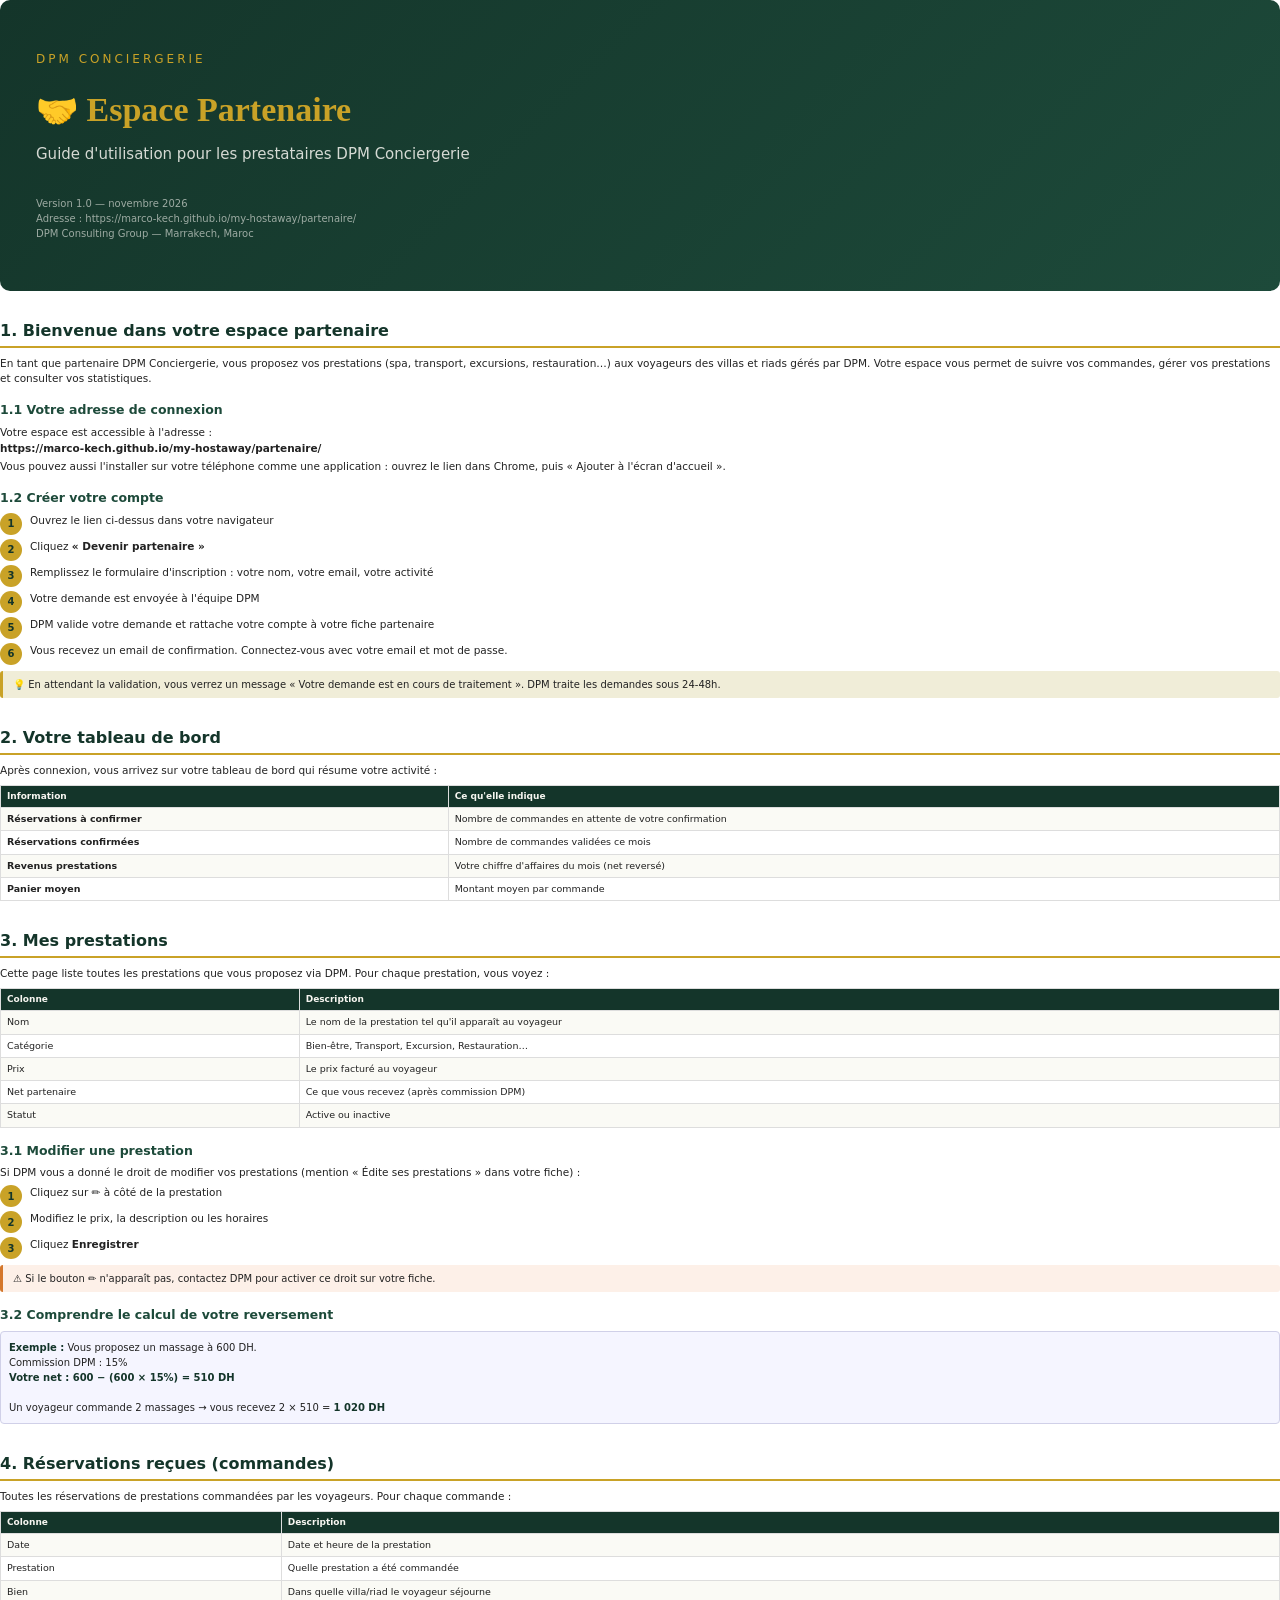
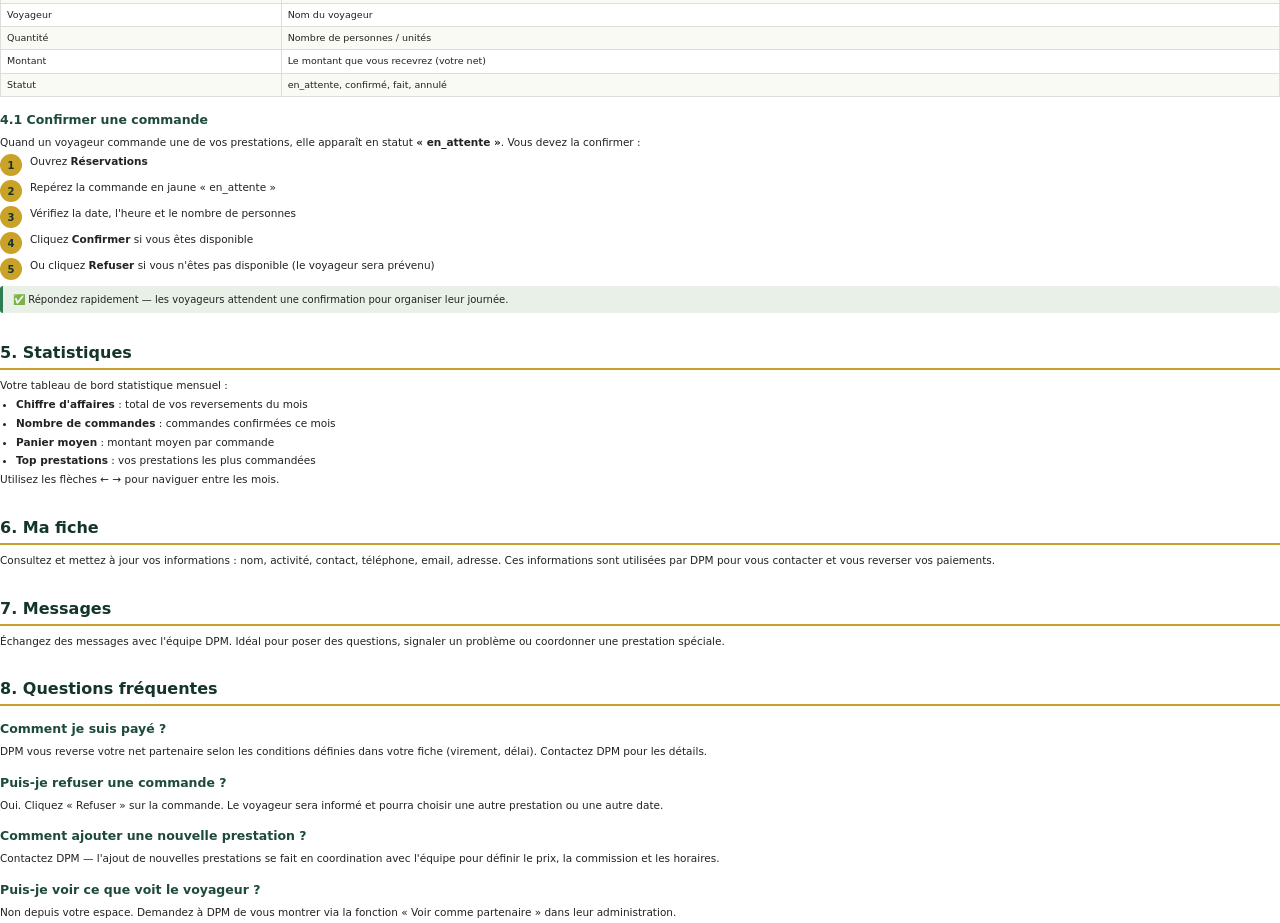
<file: guide-partenaire.html>
<!DOCTYPE html><html lang="fr"><head><meta charset="utf-8"><title>Espace Partenaire</title><style>
@page{size:A4;margin:18mm 16mm 22mm 16mm;
  @bottom-center{content:"Guide Partenaire — DPM Conciergerie · Page " counter(page);font-size:7.5px;color:#999}}
*{box-sizing:border-box;margin:0;padding:0}
body{font-family:'Segoe UI',system-ui,Arial,sans-serif;font-size:10.5px;line-height:1.5;color:#222}
h1{font-size:26px;color:#14352A;margin:0 0 6px;font-family:Georgia,serif}
h2{font-size:16px;color:#14352A;margin:28px 0 8px;padding-bottom:3px;border-bottom:2px solid #C9A227;page-break-after:avoid}
h3{font-size:12.5px;color:#1d4a3a;margin:14px 0 5px;page-break-after:avoid}
h4{font-size:11px;color:#333;margin:10px 0 3px;page-break-after:avoid}
p,li{margin-bottom:3px}
ul,ol{padding-left:16px}
.cover{background:linear-gradient(135deg,#14352A 0%,#1d4a3a 100%);color:#F7F6F1;padding:50px 36px;border-radius:10px;margin-bottom:20px;page-break-after:always}
.cover h1{color:#C9A227;font-size:34px;margin-bottom:8px}
.cover .sub{font-size:15px;opacity:.85;margin-bottom:20px}
.cover .info{font-size:10px;opacity:.6;margin-top:30px}
.section{page-break-before:always}
.note{background:#f0edd8;border-left:3px solid #C9A227;padding:6px 10px;margin:6px 0;border-radius:3px;font-size:10px}
.warn{background:#fdf0e8;border-left:3px solid #d4772c;padding:6px 10px;margin:6px 0;border-radius:3px;font-size:10px}
.important{background:#e8f0e8;border-left:3px solid #2e7d52;padding:6px 10px;margin:6px 0;border-radius:3px;font-size:10px}
table{width:100%;border-collapse:collapse;margin:6px 0;font-size:9.5px}
th,td{padding:4px 6px;text-align:left;border:1px solid #ddd}
th{background:#14352A;color:#F7F6F1;font-weight:600;font-size:9px}
tr:nth-child(even){background:#fafaf5}
.box{background:#f7f6f1;border:1px solid #e5e2d8;border-radius:6px;padding:10px;margin:6px 0}
.box h4{margin:0 0 3px;color:#14352A}
.step{display:flex;gap:8px;margin:4px 0;align-items:flex-start}
.step .num{background:#C9A227;color:#14352A;font-weight:700;width:22px;height:22px;border-radius:50%;display:flex;align-items:center;justify-content:center;font-size:10px;flex-shrink:0}
.step .txt{flex:1}
.example{background:#f5f5ff;border:1px solid #d0d0e8;border-radius:4px;padding:8px;margin:6px 0;font-size:10px}
.example b{color:#14352A}
hr{border:none;border-top:1px solid #e0e0e0;margin:12px 0}
</style></head><body>
    <div class="cover">
      <div style="font-size:12px;letter-spacing:3px;margin-bottom:16px;color:#C9A227">DPM CONCIERGERIE</div>
      <h1>🤝 Espace Partenaire</h1>
      <div class="sub">Guide d'utilisation pour les prestataires DPM Conciergerie</div>
      <div class="info">
        Version 1.0 — novembre 2026<br>
        Adresse : https://marco-kech.github.io/my-hostaway/partenaire/<br>
        DPM Consulting Group — Marrakech, Maroc
      </div>
    </div>
    
<div class="section">
<h2>1. Bienvenue dans votre espace partenaire</h2>
<p>En tant que partenaire DPM Conciergerie, vous proposez vos prestations (spa, transport, excursions, restauration…) aux voyageurs des villas et riads gérés par DPM. Votre espace vous permet de suivre vos commandes, gérer vos prestations et consulter vos statistiques.</p>

<h3>1.1 Votre adresse de connexion</h3>
<p>Votre espace est accessible à l'adresse :<br><b>https://marco-kech.github.io/my-hostaway/partenaire/</b></p>
<p>Vous pouvez aussi l'installer sur votre téléphone comme une application : ouvrez le lien dans Chrome, puis « Ajouter à l'écran d'accueil ».</p>

<h3>1.2 Créer votre compte</h3>
<div class="step"><div class="num">1</div><div class="txt">Ouvrez le lien ci-dessus dans votre navigateur</div></div>
<div class="step"><div class="num">2</div><div class="txt">Cliquez <b>« Devenir partenaire »</b></div></div>
<div class="step"><div class="num">3</div><div class="txt">Remplissez le formulaire d'inscription : votre nom, votre email, votre activité</div></div>
<div class="step"><div class="num">4</div><div class="txt">Votre demande est envoyée à l'équipe DPM</div></div>
<div class="step"><div class="num">5</div><div class="txt">DPM valide votre demande et rattache votre compte à votre fiche partenaire</div></div>
<div class="step"><div class="num">6</div><div class="txt">Vous recevez un email de confirmation. Connectez-vous avec votre email et mot de passe.</div></div>
<div class="note">💡 En attendant la validation, vous verrez un message « Votre demande est en cours de traitement ». DPM traite les demandes sous 24-48h.</div>
</div>

<div class="section">
<h2>2. Votre tableau de bord</h2>
<p>Après connexion, vous arrivez sur votre tableau de bord qui résume votre activité :</p>
<table>
<tr><th style="width:35%">Information</th><th>Ce qu'elle indique</th></tr>
<tr><td><b>Réservations à confirmer</b></td><td>Nombre de commandes en attente de votre confirmation</td></tr>
<tr><td><b>Réservations confirmées</b></td><td>Nombre de commandes validées ce mois</td></tr>
<tr><td><b>Revenus prestations</b></td><td>Votre chiffre d'affaires du mois (net reversé)</td></tr>
<tr><td><b>Panier moyen</b></td><td>Montant moyen par commande</td></tr>
</table>
</div>

<div class="section">
<h2>3. Mes prestations</h2>
<p>Cette page liste toutes les prestations que vous proposez via DPM. Pour chaque prestation, vous voyez :</p>
<table>
<tr><th>Colonne</th><th>Description</th></tr>
<tr><td>Nom</td><td>Le nom de la prestation tel qu'il apparaît au voyageur</td></tr>
<tr><td>Catégorie</td><td>Bien-être, Transport, Excursion, Restauration…</td></tr>
<tr><td>Prix</td><td>Le prix facturé au voyageur</td></tr>
<tr><td>Net partenaire</td><td>Ce que vous recevez (après commission DPM)</td></tr>
<tr><td>Statut</td><td>Active ou inactive</td></tr>
</table>

<h3>3.1 Modifier une prestation</h3>
<p>Si DPM vous a donné le droit de modifier vos prestations (mention « Édite ses prestations » dans votre fiche) :</p>
<div class="step"><div class="num">1</div><div class="txt">Cliquez sur ✏️ à côté de la prestation</div></div>
<div class="step"><div class="num">2</div><div class="txt">Modifiez le prix, la description ou les horaires</div></div>
<div class="step"><div class="num">3</div><div class="txt">Cliquez <b>Enregistrer</b></div></div>
<div class="warn">⚠️ Si le bouton ✏️ n'apparaît pas, contactez DPM pour activer ce droit sur votre fiche.</div>

<h3>3.2 Comprendre le calcul de votre reversement</h3>
<div class="example">
<b>Exemple :</b> Vous proposez un massage à 600 DH.<br>
Commission DPM : 15%<br>
<b>Votre net : 600 − (600 × 15%) = 510 DH</b><br><br>
Un voyageur commande 2 massages → vous recevez 2 × 510 = <b>1 020 DH</b>
</div>
</div>

<div class="section">
<h2>4. Réservations reçues (commandes)</h2>
<p>Toutes les réservations de prestations commandées par les voyageurs. Pour chaque commande :</p>
<table>
<tr><th>Colonne</th><th>Description</th></tr>
<tr><td>Date</td><td>Date et heure de la prestation</td></tr>
<tr><td>Prestation</td><td>Quelle prestation a été commandée</td></tr>
<tr><td>Bien</td><td>Dans quelle villa/riad le voyageur séjourne</td></tr>
<tr><td>Voyageur</td><td>Nom du voyageur</td></tr>
<tr><td>Quantité</td><td>Nombre de personnes / unités</td></tr>
<tr><td>Montant</td><td>Le montant que vous recevrez (votre net)</td></tr>
<tr><td>Statut</td><td>en_attente, confirmé, fait, annulé</td></tr>
</table>

<h3>4.1 Confirmer une commande</h3>
<p>Quand un voyageur commande une de vos prestations, elle apparaît en statut <b>« en_attente »</b>. Vous devez la confirmer :</p>
<div class="step"><div class="num">1</div><div class="txt">Ouvrez <b>Réservations</b></div></div>
<div class="step"><div class="num">2</div><div class="txt">Repérez la commande en jaune « en_attente »</div></div>
<div class="step"><div class="num">3</div><div class="txt">Vérifiez la date, l'heure et le nombre de personnes</div></div>
<div class="step"><div class="num">4</div><div class="txt">Cliquez <b>Confirmer</b> si vous êtes disponible</div></div>
<div class="step"><div class="num">5</div><div class="txt">Ou cliquez <b>Refuser</b> si vous n'êtes pas disponible (le voyageur sera prévenu)</div></div>
<div class="important">✅ Répondez rapidement — les voyageurs attendent une confirmation pour organiser leur journée.</div>
</div>

<div class="section">
<h2>5. Statistiques</h2>
<p>Votre tableau de bord statistique mensuel :</p>
<ul>
<li><b>Chiffre d'affaires</b> : total de vos reversements du mois</li>
<li><b>Nombre de commandes</b> : commandes confirmées ce mois</li>
<li><b>Panier moyen</b> : montant moyen par commande</li>
<li><b>Top prestations</b> : vos prestations les plus commandées</li>
</ul>
<p>Utilisez les flèches ← → pour naviguer entre les mois.</p>
</div>

<div class="section">
<h2>6. Ma fiche</h2>
<p>Consultez et mettez à jour vos informations : nom, activité, contact, téléphone, email, adresse. Ces informations sont utilisées par DPM pour vous contacter et vous reverser vos paiements.</p>

<h2>7. Messages</h2>
<p>Échangez des messages avec l'équipe DPM. Idéal pour poser des questions, signaler un problème ou coordonner une prestation spéciale.</p>

<h2>8. Questions fréquentes</h2>
<h3>Comment je suis payé ?</h3>
<p>DPM vous reverse votre net partenaire selon les conditions définies dans votre fiche (virement, délai). Contactez DPM pour les détails.</p>

<h3>Puis-je refuser une commande ?</h3>
<p>Oui. Cliquez « Refuser » sur la commande. Le voyageur sera informé et pourra choisir une autre prestation ou une autre date.</p>

<h3>Comment ajouter une nouvelle prestation ?</h3>
<p>Contactez DPM — l'ajout de nouvelles prestations se fait en coordination avec l'équipe pour définir le prix, la commission et les horaires.</p>

<h3>Puis-je voir ce que voit le voyageur ?</h3>
<p>Non depuis votre espace. Demandez à DPM de vous montrer via la fonction « Voir comme partenaire » dans leur administration.</p>
</div>
</body></html>
</file>
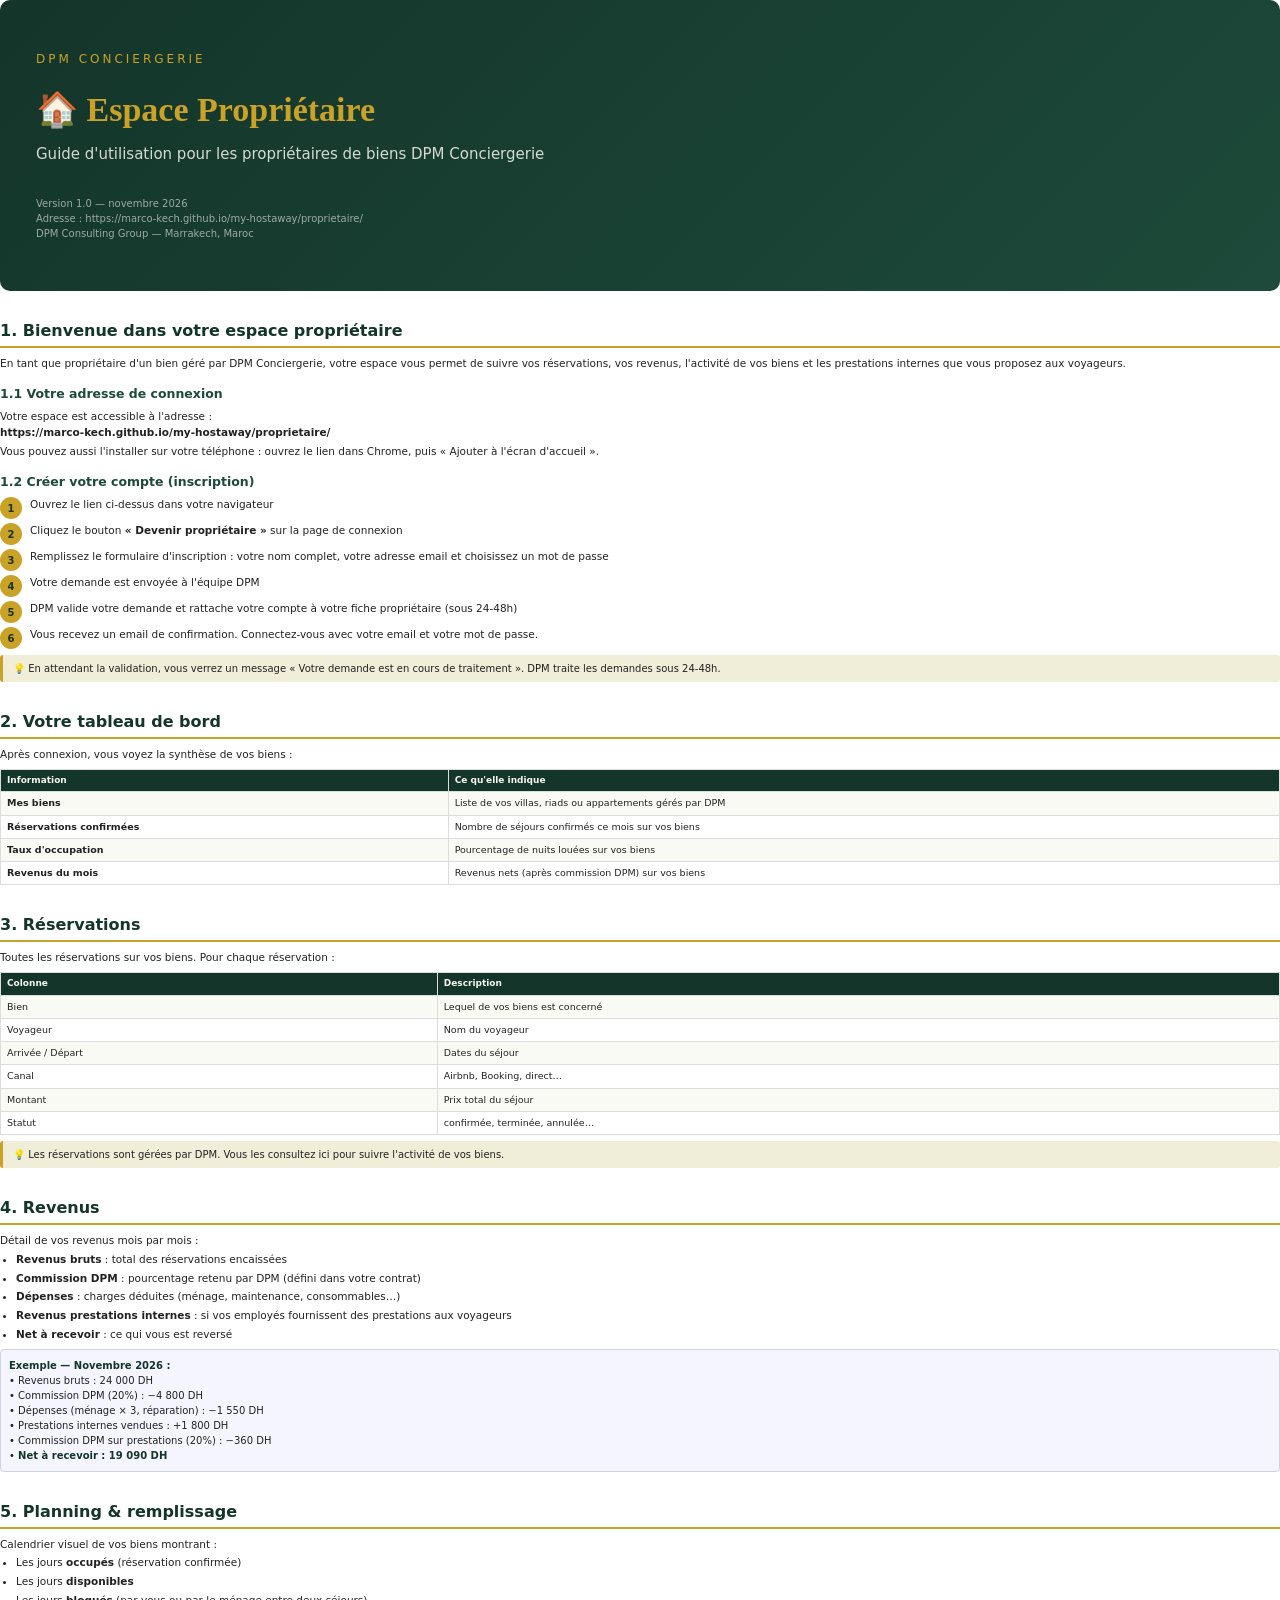
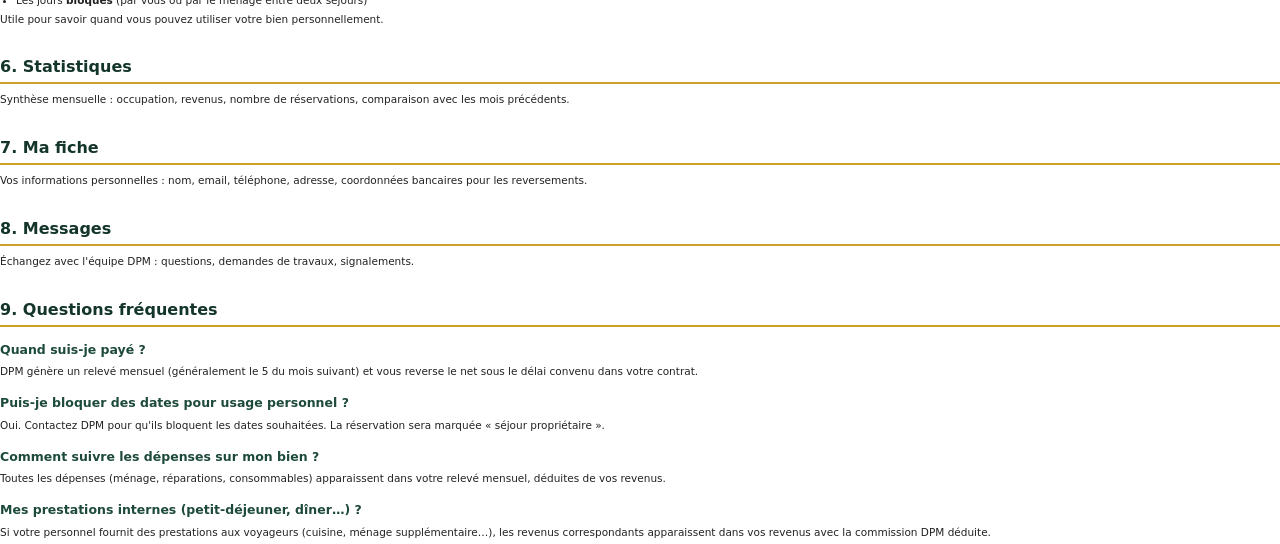
<file: guide-proprietaire.html>
<!DOCTYPE html><html lang="fr"><head><meta charset="utf-8"><title>Espace Propriétaire</title><style>
@page{size:A4;margin:18mm 16mm 22mm 16mm;
  @bottom-center{content:"Guide Propriétaire — DPM Conciergerie · Page " counter(page);font-size:7.5px;color:#999}}
*{box-sizing:border-box;margin:0;padding:0}
body{font-family:'Segoe UI',system-ui,Arial,sans-serif;font-size:10.5px;line-height:1.5;color:#222}
h1{font-size:26px;color:#14352A;margin:0 0 6px;font-family:Georgia,serif}
h2{font-size:16px;color:#14352A;margin:28px 0 8px;padding-bottom:3px;border-bottom:2px solid #C9A227;page-break-after:avoid}
h3{font-size:12.5px;color:#1d4a3a;margin:14px 0 5px;page-break-after:avoid}
h4{font-size:11px;color:#333;margin:10px 0 3px;page-break-after:avoid}
p,li{margin-bottom:3px}
ul,ol{padding-left:16px}
.cover{background:linear-gradient(135deg,#14352A 0%,#1d4a3a 100%);color:#F7F6F1;padding:50px 36px;border-radius:10px;margin-bottom:20px;page-break-after:always}
.cover h1{color:#C9A227;font-size:34px;margin-bottom:8px}
.cover .sub{font-size:15px;opacity:.85;margin-bottom:20px}
.cover .info{font-size:10px;opacity:.6;margin-top:30px}
.section{page-break-before:always}
.note{background:#f0edd8;border-left:3px solid #C9A227;padding:6px 10px;margin:6px 0;border-radius:3px;font-size:10px}
.warn{background:#fdf0e8;border-left:3px solid #d4772c;padding:6px 10px;margin:6px 0;border-radius:3px;font-size:10px}
.important{background:#e8f0e8;border-left:3px solid #2e7d52;padding:6px 10px;margin:6px 0;border-radius:3px;font-size:10px}
table{width:100%;border-collapse:collapse;margin:6px 0;font-size:9.5px}
th,td{padding:4px 6px;text-align:left;border:1px solid #ddd}
th{background:#14352A;color:#F7F6F1;font-weight:600;font-size:9px}
tr:nth-child(even){background:#fafaf5}
.box{background:#f7f6f1;border:1px solid #e5e2d8;border-radius:6px;padding:10px;margin:6px 0}
.box h4{margin:0 0 3px;color:#14352A}
.step{display:flex;gap:8px;margin:4px 0;align-items:flex-start}
.step .num{background:#C9A227;color:#14352A;font-weight:700;width:22px;height:22px;border-radius:50%;display:flex;align-items:center;justify-content:center;font-size:10px;flex-shrink:0}
.step .txt{flex:1}
.example{background:#f5f5ff;border:1px solid #d0d0e8;border-radius:4px;padding:8px;margin:6px 0;font-size:10px}
.example b{color:#14352A}
hr{border:none;border-top:1px solid #e0e0e0;margin:12px 0}
</style></head><body>
    <div class="cover">
      <div style="font-size:12px;letter-spacing:3px;margin-bottom:16px;color:#C9A227">DPM CONCIERGERIE</div>
      <h1>🏠 Espace Propriétaire</h1>
      <div class="sub">Guide d'utilisation pour les propriétaires de biens DPM Conciergerie</div>
      <div class="info">
        Version 1.0 — novembre 2026<br>
        Adresse : https://marco-kech.github.io/my-hostaway/proprietaire/<br>
        DPM Consulting Group — Marrakech, Maroc
      </div>
    </div>
    
<div class="section">
<h2>1. Bienvenue dans votre espace propriétaire</h2>
<p>En tant que propriétaire d'un bien géré par DPM Conciergerie, votre espace vous permet de suivre vos réservations, vos revenus, l'activité de vos biens et les prestations internes que vous proposez aux voyageurs.</p>

<h3>1.1 Votre adresse de connexion</h3>
<p>Votre espace est accessible à l'adresse :<br><b>https://marco-kech.github.io/my-hostaway/proprietaire/</b></p>
<p>Vous pouvez aussi l'installer sur votre téléphone : ouvrez le lien dans Chrome, puis « Ajouter à l'écran d'accueil ».</p>

<h3>1.2 Créer votre compte (inscription)</h3>
<div class="step"><div class="num">1</div><div class="txt">Ouvrez le lien ci-dessus dans votre navigateur</div></div>
<div class="step"><div class="num">2</div><div class="txt">Cliquez le bouton <b>« Devenir propriétaire »</b> sur la page de connexion</div></div>
<div class="step"><div class="num">3</div><div class="txt">Remplissez le formulaire d'inscription : votre nom complet, votre adresse email et choisissez un mot de passe</div></div>
<div class="step"><div class="num">4</div><div class="txt">Votre demande est envoyée à l'équipe DPM</div></div>
<div class="step"><div class="num">5</div><div class="txt">DPM valide votre demande et rattache votre compte à votre fiche propriétaire (sous 24-48h)</div></div>
<div class="step"><div class="num">6</div><div class="txt">Vous recevez un email de confirmation. Connectez-vous avec votre email et votre mot de passe.</div></div>
<div class="note">💡 En attendant la validation, vous verrez un message « Votre demande est en cours de traitement ». DPM traite les demandes sous 24-48h.</div>
</div>

<div class="section">
<h2>2. Votre tableau de bord</h2>
<p>Après connexion, vous voyez la synthèse de vos biens :</p>
<table>
<tr><th style="width:35%">Information</th><th>Ce qu'elle indique</th></tr>
<tr><td><b>Mes biens</b></td><td>Liste de vos villas, riads ou appartements gérés par DPM</td></tr>
<tr><td><b>Réservations confirmées</b></td><td>Nombre de séjours confirmés ce mois sur vos biens</td></tr>
<tr><td><b>Taux d'occupation</b></td><td>Pourcentage de nuits louées sur vos biens</td></tr>
<tr><td><b>Revenus du mois</b></td><td>Revenus nets (après commission DPM) sur vos biens</td></tr>
</table>
</div>

<div class="section">
<h2>3. Réservations</h2>
<p>Toutes les réservations sur vos biens. Pour chaque réservation :</p>
<table>
<tr><th>Colonne</th><th>Description</th></tr>
<tr><td>Bien</td><td>Lequel de vos biens est concerné</td></tr>
<tr><td>Voyageur</td><td>Nom du voyageur</td></tr>
<tr><td>Arrivée / Départ</td><td>Dates du séjour</td></tr>
<tr><td>Canal</td><td>Airbnb, Booking, direct…</td></tr>
<tr><td>Montant</td><td>Prix total du séjour</td></tr>
<tr><td>Statut</td><td>confirmée, terminée, annulée…</td></tr>
</table>
<div class="note">💡 Les réservations sont gérées par DPM. Vous les consultez ici pour suivre l'activité de vos biens.</div>
</div>

<div class="section">
<h2>4. Revenus</h2>
<p>Détail de vos revenus mois par mois :</p>
<ul>
<li><b>Revenus bruts</b> : total des réservations encaissées</li>
<li><b>Commission DPM</b> : pourcentage retenu par DPM (défini dans votre contrat)</li>
<li><b>Dépenses</b> : charges déduites (ménage, maintenance, consommables…)</li>
<li><b>Revenus prestations internes</b> : si vos employés fournissent des prestations aux voyageurs</li>
<li><b>Net à recevoir</b> : ce qui vous est reversé</li>
</ul>

<div class="example">
<b>Exemple — Novembre 2026 :</b><br>
• Revenus bruts : 24 000 DH<br>
• Commission DPM (20%) : −4 800 DH<br>
• Dépenses (ménage × 3, réparation) : −1 550 DH<br>
• Prestations internes vendues : +1 800 DH<br>
• Commission DPM sur prestations (20%) : −360 DH<br>
• <b>Net à recevoir : 19 090 DH</b>
</div>
</div>

<div class="section">
<h2>5. Planning & remplissage</h2>
<p>Calendrier visuel de vos biens montrant :</p>
<ul>
<li>Les jours <b>occupés</b> (réservation confirmée)</li>
<li>Les jours <b>disponibles</b></li>
<li>Les jours <b>bloqués</b> (par vous ou par le ménage entre deux séjours)</li>
</ul>
<p>Utile pour savoir quand vous pouvez utiliser votre bien personnellement.</p>

<h2>6. Statistiques</h2>
<p>Synthèse mensuelle : occupation, revenus, nombre de réservations, comparaison avec les mois précédents.</p>

<h2>7. Ma fiche</h2>
<p>Vos informations personnelles : nom, email, téléphone, adresse, coordonnées bancaires pour les reversements.</p>

<h2>8. Messages</h2>
<p>Échangez avec l'équipe DPM : questions, demandes de travaux, signalements.</p>

<h2>9. Questions fréquentes</h2>

<h3>Quand suis-je payé ?</h3>
<p>DPM génère un relevé mensuel (généralement le 5 du mois suivant) et vous reverse le net sous le délai convenu dans votre contrat.</p>

<h3>Puis-je bloquer des dates pour usage personnel ?</h3>
<p>Oui. Contactez DPM pour qu'ils bloquent les dates souhaitées. La réservation sera marquée « séjour propriétaire ».</p>

<h3>Comment suivre les dépenses sur mon bien ?</h3>
<p>Toutes les dépenses (ménage, réparations, consommables) apparaissent dans votre relevé mensuel, déduites de vos revenus.</p>

<h3>Mes prestations internes (petit-déjeuner, dîner…) ?</h3>
<p>Si votre personnel fournit des prestations aux voyageurs (cuisine, ménage supplémentaire…), les revenus correspondants apparaissent dans vos revenus avec la commission DPM déduite.</p>
</div>
</body></html>
</file>
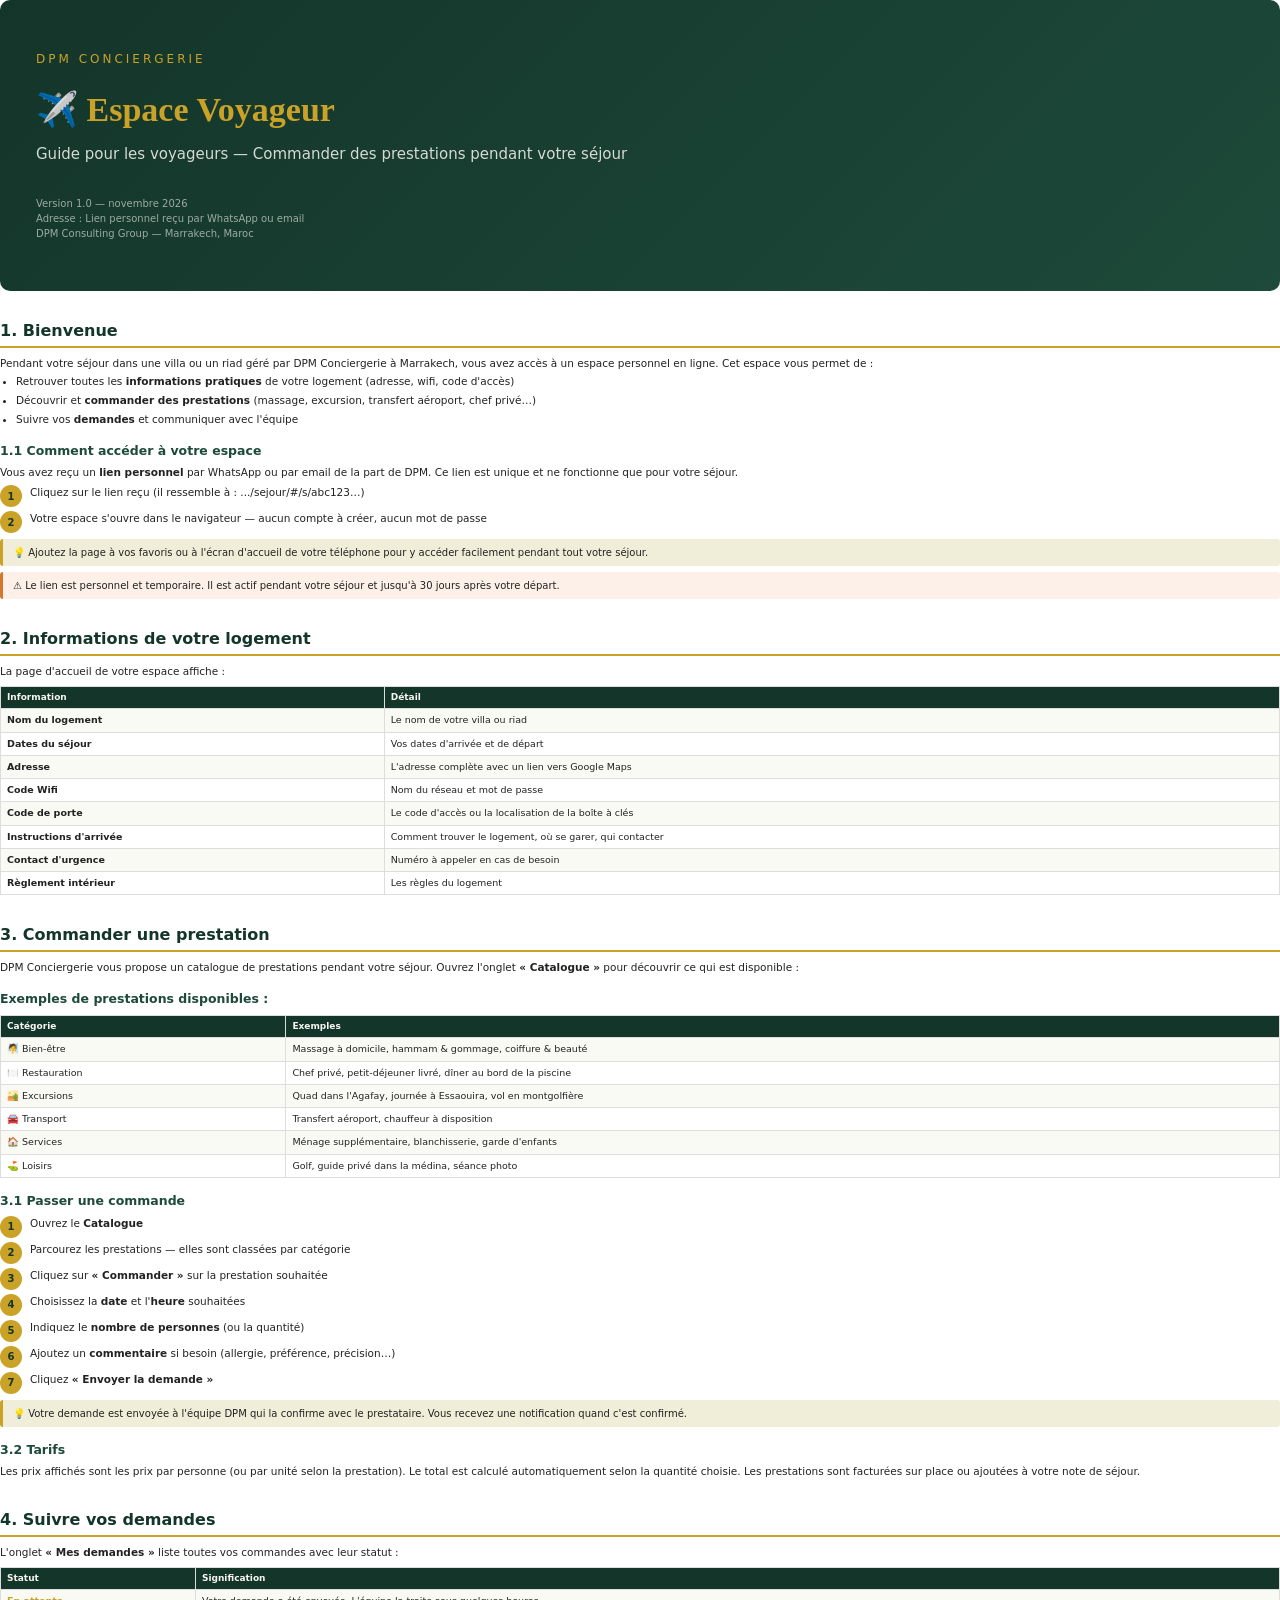
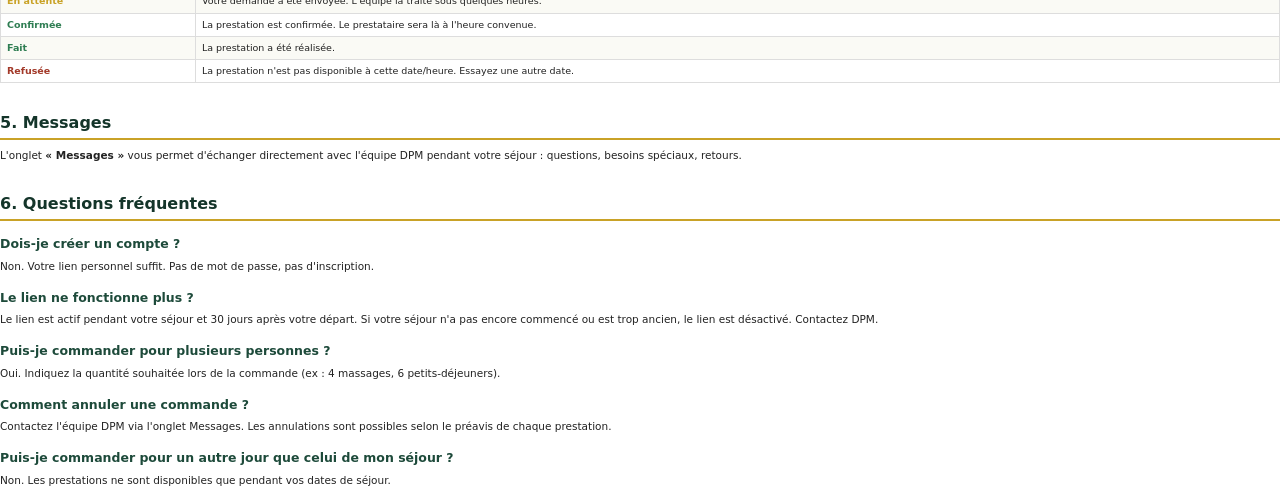
<file: guide-voyageur.html>
<!DOCTYPE html><html lang="fr"><head><meta charset="utf-8"><title>Espace Voyageur</title><style>
@page{size:A4;margin:18mm 16mm 22mm 16mm;
  @bottom-center{content:"Guide Voyageur — DPM Conciergerie · Page " counter(page);font-size:7.5px;color:#999}}
*{box-sizing:border-box;margin:0;padding:0}
body{font-family:'Segoe UI',system-ui,Arial,sans-serif;font-size:10.5px;line-height:1.5;color:#222}
h1{font-size:26px;color:#14352A;margin:0 0 6px;font-family:Georgia,serif}
h2{font-size:16px;color:#14352A;margin:28px 0 8px;padding-bottom:3px;border-bottom:2px solid #C9A227;page-break-after:avoid}
h3{font-size:12.5px;color:#1d4a3a;margin:14px 0 5px;page-break-after:avoid}
h4{font-size:11px;color:#333;margin:10px 0 3px;page-break-after:avoid}
p,li{margin-bottom:3px}
ul,ol{padding-left:16px}
.cover{background:linear-gradient(135deg,#14352A 0%,#1d4a3a 100%);color:#F7F6F1;padding:50px 36px;border-radius:10px;margin-bottom:20px;page-break-after:always}
.cover h1{color:#C9A227;font-size:34px;margin-bottom:8px}
.cover .sub{font-size:15px;opacity:.85;margin-bottom:20px}
.cover .info{font-size:10px;opacity:.6;margin-top:30px}
.section{page-break-before:always}
.note{background:#f0edd8;border-left:3px solid #C9A227;padding:6px 10px;margin:6px 0;border-radius:3px;font-size:10px}
.warn{background:#fdf0e8;border-left:3px solid #d4772c;padding:6px 10px;margin:6px 0;border-radius:3px;font-size:10px}
.important{background:#e8f0e8;border-left:3px solid #2e7d52;padding:6px 10px;margin:6px 0;border-radius:3px;font-size:10px}
table{width:100%;border-collapse:collapse;margin:6px 0;font-size:9.5px}
th,td{padding:4px 6px;text-align:left;border:1px solid #ddd}
th{background:#14352A;color:#F7F6F1;font-weight:600;font-size:9px}
tr:nth-child(even){background:#fafaf5}
.box{background:#f7f6f1;border:1px solid #e5e2d8;border-radius:6px;padding:10px;margin:6px 0}
.box h4{margin:0 0 3px;color:#14352A}
.step{display:flex;gap:8px;margin:4px 0;align-items:flex-start}
.step .num{background:#C9A227;color:#14352A;font-weight:700;width:22px;height:22px;border-radius:50%;display:flex;align-items:center;justify-content:center;font-size:10px;flex-shrink:0}
.step .txt{flex:1}
.example{background:#f5f5ff;border:1px solid #d0d0e8;border-radius:4px;padding:8px;margin:6px 0;font-size:10px}
.example b{color:#14352A}
hr{border:none;border-top:1px solid #e0e0e0;margin:12px 0}
</style></head><body>
    <div class="cover">
      <div style="font-size:12px;letter-spacing:3px;margin-bottom:16px;color:#C9A227">DPM CONCIERGERIE</div>
      <h1>✈️ Espace Voyageur</h1>
      <div class="sub">Guide pour les voyageurs — Commander des prestations pendant votre séjour</div>
      <div class="info">
        Version 1.0 — novembre 2026<br>
        Adresse : Lien personnel reçu par WhatsApp ou email<br>
        DPM Consulting Group — Marrakech, Maroc
      </div>
    </div>
    
<div class="section">
<h2>1. Bienvenue</h2>
<p>Pendant votre séjour dans une villa ou un riad géré par DPM Conciergerie à Marrakech, vous avez accès à un espace personnel en ligne. Cet espace vous permet de :</p>
<ul>
<li>Retrouver toutes les <b>informations pratiques</b> de votre logement (adresse, wifi, code d'accès)</li>
<li>Découvrir et <b>commander des prestations</b> (massage, excursion, transfert aéroport, chef privé…)</li>
<li>Suivre vos <b>demandes</b> et communiquer avec l'équipe</li>
</ul>

<h3>1.1 Comment accéder à votre espace</h3>
<p>Vous avez reçu un <b>lien personnel</b> par WhatsApp ou par email de la part de DPM. Ce lien est unique et ne fonctionne que pour votre séjour.</p>
<div class="step"><div class="num">1</div><div class="txt">Cliquez sur le lien reçu (il ressemble à : .../sejour/#/s/abc123…)</div></div>
<div class="step"><div class="num">2</div><div class="txt">Votre espace s'ouvre dans le navigateur — aucun compte à créer, aucun mot de passe</div></div>
<div class="note">💡 Ajoutez la page à vos favoris ou à l'écran d'accueil de votre téléphone pour y accéder facilement pendant tout votre séjour.</div>
<div class="warn">⚠️ Le lien est personnel et temporaire. Il est actif pendant votre séjour et jusqu'à 30 jours après votre départ.</div>
</div>

<div class="section">
<h2>2. Informations de votre logement</h2>
<p>La page d'accueil de votre espace affiche :</p>
<table>
<tr><th style="width:30%">Information</th><th>Détail</th></tr>
<tr><td><b>Nom du logement</b></td><td>Le nom de votre villa ou riad</td></tr>
<tr><td><b>Dates du séjour</b></td><td>Vos dates d'arrivée et de départ</td></tr>
<tr><td><b>Adresse</b></td><td>L'adresse complète avec un lien vers Google Maps</td></tr>
<tr><td><b>Code Wifi</b></td><td>Nom du réseau et mot de passe</td></tr>
<tr><td><b>Code de porte</b></td><td>Le code d'accès ou la localisation de la boîte à clés</td></tr>
<tr><td><b>Instructions d'arrivée</b></td><td>Comment trouver le logement, où se garer, qui contacter</td></tr>
<tr><td><b>Contact d'urgence</b></td><td>Numéro à appeler en cas de besoin</td></tr>
<tr><td><b>Règlement intérieur</b></td><td>Les règles du logement</td></tr>
</table>
</div>

<div class="section">
<h2>3. Commander une prestation</h2>
<p>DPM Conciergerie vous propose un catalogue de prestations pendant votre séjour. Ouvrez l'onglet <b>« Catalogue »</b> pour découvrir ce qui est disponible :</p>

<h3>Exemples de prestations disponibles :</h3>
<table>
<tr><th>Catégorie</th><th>Exemples</th></tr>
<tr><td>🧖 Bien-être</td><td>Massage à domicile, hammam & gommage, coiffure & beauté</td></tr>
<tr><td>🍽️ Restauration</td><td>Chef privé, petit-déjeuner livré, dîner au bord de la piscine</td></tr>
<tr><td>🏜️ Excursions</td><td>Quad dans l'Agafay, journée à Essaouira, vol en montgolfière</td></tr>
<tr><td>🚘 Transport</td><td>Transfert aéroport, chauffeur à disposition</td></tr>
<tr><td>🏠 Services</td><td>Ménage supplémentaire, blanchisserie, garde d'enfants</td></tr>
<tr><td>⛳ Loisirs</td><td>Golf, guide privé dans la médina, séance photo</td></tr>
</table>

<h3>3.1 Passer une commande</h3>
<div class="step"><div class="num">1</div><div class="txt">Ouvrez le <b>Catalogue</b></div></div>
<div class="step"><div class="num">2</div><div class="txt">Parcourez les prestations — elles sont classées par catégorie</div></div>
<div class="step"><div class="num">3</div><div class="txt">Cliquez sur <b>« Commander »</b> sur la prestation souhaitée</div></div>
<div class="step"><div class="num">4</div><div class="txt">Choisissez la <b>date</b> et l'<b>heure</b> souhaitées</div></div>
<div class="step"><div class="num">5</div><div class="txt">Indiquez le <b>nombre de personnes</b> (ou la quantité)</div></div>
<div class="step"><div class="num">6</div><div class="txt">Ajoutez un <b>commentaire</b> si besoin (allergie, préférence, précision…)</div></div>
<div class="step"><div class="num">7</div><div class="txt">Cliquez <b>« Envoyer la demande »</b></div></div>

<div class="note">💡 Votre demande est envoyée à l'équipe DPM qui la confirme avec le prestataire. Vous recevez une notification quand c'est confirmé.</div>

<h3>3.2 Tarifs</h3>
<p>Les prix affichés sont les prix par personne (ou par unité selon la prestation). Le total est calculé automatiquement selon la quantité choisie. Les prestations sont facturées sur place ou ajoutées à votre note de séjour.</p>
</div>

<div class="section">
<h2>4. Suivre vos demandes</h2>
<p>L'onglet <b>« Mes demandes »</b> liste toutes vos commandes avec leur statut :</p>
<table>
<tr><th>Statut</th><th>Signification</th></tr>
<tr><td style="color:#C9A227"><b>En attente</b></td><td>Votre demande a été envoyée. L'équipe la traite sous quelques heures.</td></tr>
<tr><td style="color:#2e7d52"><b>Confirmée</b></td><td>La prestation est confirmée. Le prestataire sera là à l'heure convenue.</td></tr>
<tr><td style="color:#2e7d52"><b>Fait</b></td><td>La prestation a été réalisée.</td></tr>
<tr><td style="color:#A33A2A"><b>Refusée</b></td><td>La prestation n'est pas disponible à cette date/heure. Essayez une autre date.</td></tr>
</table>

<h2>5. Messages</h2>
<p>L'onglet <b>« Messages »</b> vous permet d'échanger directement avec l'équipe DPM pendant votre séjour : questions, besoins spéciaux, retours.</p>

<h2>6. Questions fréquentes</h2>

<h3>Dois-je créer un compte ?</h3>
<p>Non. Votre lien personnel suffit. Pas de mot de passe, pas d'inscription.</p>

<h3>Le lien ne fonctionne plus ?</h3>
<p>Le lien est actif pendant votre séjour et 30 jours après votre départ. Si votre séjour n'a pas encore commencé ou est trop ancien, le lien est désactivé. Contactez DPM.</p>

<h3>Puis-je commander pour plusieurs personnes ?</h3>
<p>Oui. Indiquez la quantité souhaitée lors de la commande (ex : 4 massages, 6 petits-déjeuners).</p>

<h3>Comment annuler une commande ?</h3>
<p>Contactez l'équipe DPM via l'onglet Messages. Les annulations sont possibles selon le préavis de chaque prestation.</p>

<h3>Puis-je commander pour un autre jour que celui de mon séjour ?</h3>
<p>Non. Les prestations ne sont disponibles que pendant vos dates de séjour.</p>
</div>
</body></html>
</file>
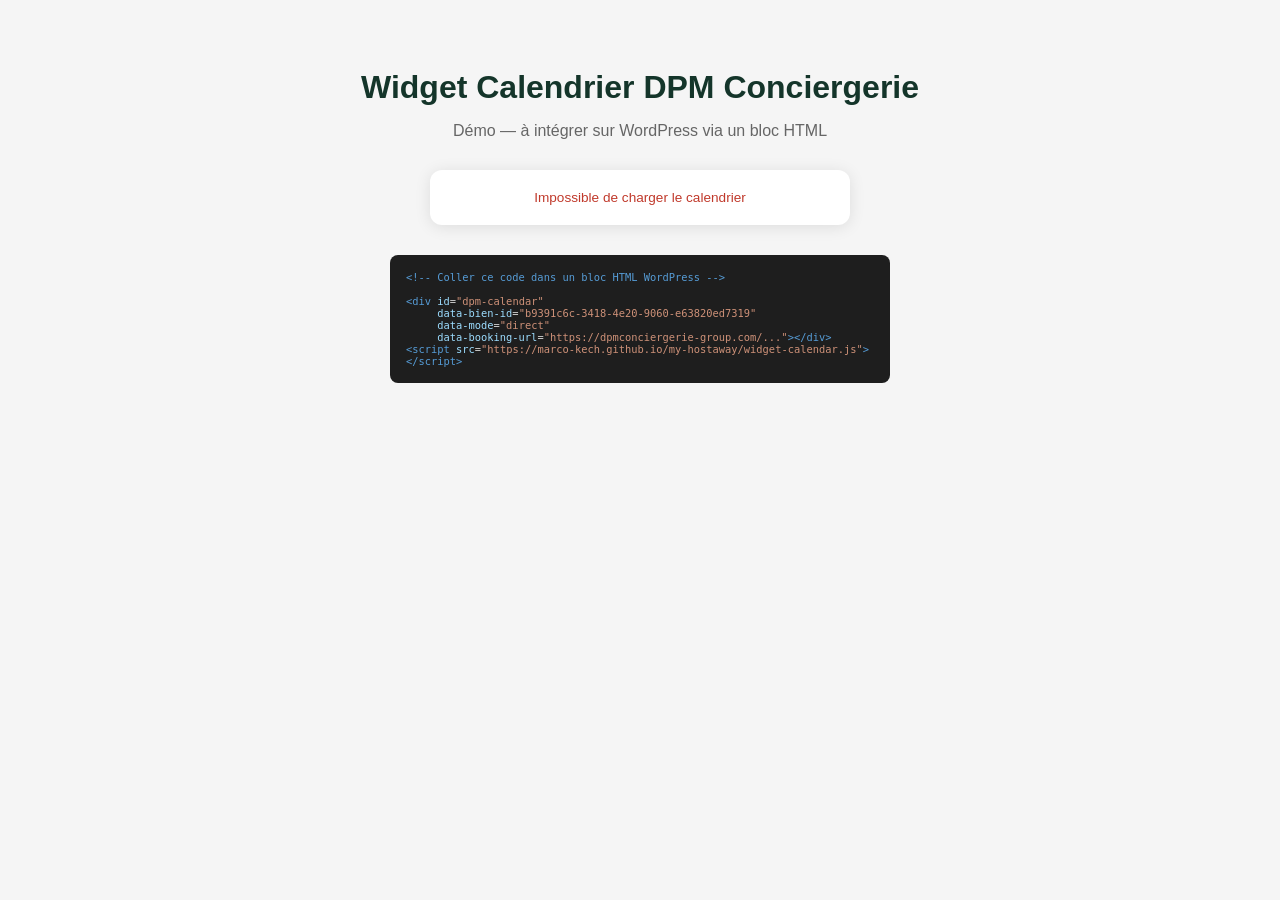
<file: widget-demo.html>
<!DOCTYPE html>
<html lang="fr">
<head>
<meta charset="UTF-8">
<meta name="viewport" content="width=device-width, initial-scale=1.0">
<title>DPM — Démo Widget Calendrier</title>
<style>
  body { font-family: Arial, sans-serif; background: #f5f5f5; padding: 40px 20px; }
  h1 { text-align: center; color: #14352A; margin-bottom: 8px; }
  p.sub { text-align: center; color: #666; margin-bottom: 30px; }
  .container { max-width: 500px; margin: 0 auto; }
  .code-block { background: #1e1e1e; color: #d4d4d4; padding: 16px; border-radius: 8px; font-family: monospace; font-size: 0.8em; margin-top: 30px; overflow-x: auto; white-space: pre-wrap; }
  .code-block .tag { color: #569cd6; }
  .code-block .attr { color: #9cdcfe; }
  .code-block .str { color: #ce9178; }
</style>
</head>
<body>

<h1>Widget Calendrier DPM Conciergerie</h1>
<p class="sub">Démo — à intégrer sur WordPress via un bloc HTML</p>

<div class="container">
  <!-- Le widget s'affiche ici -->
  <div id="dpm-calendar"
       data-bien-id="b9391c6c-3418-4e20-9060-e63820ed7319"
       data-mode="direct"
       data-booking-url="https://dpmconciergerie-group.com/bien/lappartement-de-la-mome-gueliz-marrakech/">
  </div>
</div>

<div class="container">
  <div class="code-block"><span class="tag">&lt;!-- Coller ce code dans un bloc HTML WordPress --&gt;</span>

<span class="tag">&lt;div</span> <span class="attr">id</span>=<span class="str">"dpm-calendar"</span>
     <span class="attr">data-bien-id</span>=<span class="str">"b9391c6c-3418-4e20-9060-e63820ed7319"</span>
     <span class="attr">data-mode</span>=<span class="str">"direct"</span>
     <span class="attr">data-booking-url</span>=<span class="str">"https://dpmconciergerie-group.com/..."</span><span class="tag">&gt;&lt;/div&gt;</span>
<span class="tag">&lt;script</span> <span class="attr">src</span>=<span class="str">"https://marco-kech.github.io/my-hostaway/widget-calendar.js"</span><span class="tag">&gt;&lt;/script&gt;</span></div>
</div>

<script src="widget-calendar.js"></script>
</body>
</html>
</file>
<file: partenaire/assets/index-wo9QqnSn.css>
:root{--dpm-green: #14352a;--dpm-green-600: #1c4a3a;--dpm-green-800: #0e2720;--dpm-gold: #c9a227;--dpm-gold-600: #b08f1f;--dpm-cream: #f7f4ec;--dpm-paper: #ffffff;--dpm-ink: #1c1c1a;--dpm-muted: #6b6b63;--dpm-line: #e4e0d5;--dpm-danger: #a4303f;--dpm-ok: #2e7d57;--radius: 12px;--shadow: 0 1px 3px rgba(20, 53, 42, .08), 0 8px 24px rgba(20, 53, 42, .06);--font-title: "Cormorant Garamond", Georgia, serif;--font-body: "Inter", system-ui, -apple-system, Segoe UI, Roboto, sans-serif}*{box-sizing:border-box}html,body,#root{height:100%}body{margin:0;font-family:var(--font-body);color:var(--dpm-ink);background:var(--dpm-cream);-webkit-font-smoothing:antialiased}a{color:inherit;text-decoration:none}h1,h2,h3{font-family:var(--font-title);font-weight:600;letter-spacing:.2px;margin:0}.center-note{min-height:60vh;display:grid;place-items:center;color:var(--dpm-muted);font-size:15px}.btn{display:inline-flex;align-items:center;gap:8px;border:1px solid transparent;border-radius:10px;padding:10px 16px;font:600 14px var(--font-body);cursor:pointer;transition:.15s}.btn-primary{background:var(--dpm-green);color:#fff}.btn-primary:hover{background:var(--dpm-green-600)}.btn-ghost{background:transparent;border-color:var(--dpm-line);color:var(--dpm-ink)}.btn-ghost:hover{border-color:var(--dpm-green)}.auth-wrap{min-height:100vh;display:grid;place-items:center;padding:24px}.auth-card{width:100%;max-width:400px;background:var(--dpm-paper);border:1px solid var(--dpm-line);border-radius:var(--radius);box-shadow:var(--shadow);padding:32px}.auth-brand{text-align:center;margin-bottom:24px}.auth-brand .mark{font-family:var(--font-title);font-size:30px;color:var(--dpm-green);font-weight:700;line-height:1}.auth-brand .mark b{color:var(--dpm-gold)}.auth-brand .sub{color:var(--dpm-muted);font-size:13px;margin-top:6px;letter-spacing:.5px;text-transform:uppercase}.field{margin-bottom:14px}.field label{display:block;font-size:13px;font-weight:600;margin-bottom:6px}.field input{width:100%;padding:11px 12px;border:1px solid var(--dpm-line);border-radius:10px;font-size:14px;font-family:var(--font-body)}.field input:focus{outline:none;border-color:var(--dpm-green)}.auth-msg{font-size:13px;padding:10px 12px;border-radius:10px;margin-bottom:14px}.auth-msg.err{background:#faecee;color:var(--dpm-danger)}.auth-msg.info{background:#eef3f0;color:var(--dpm-green)}.auth-card-wide{max-width:560px}.auth-card .seg{display:flex}.auth-card .seg button{flex:1}.field textarea{width:100%;padding:11px 12px;border:1px solid var(--dpm-line);border-radius:10px;font-size:14px;font-family:var(--font-body);resize:vertical}.field textarea:focus{outline:none;border-color:var(--dpm-green)}.auth-alt{text-align:center;font-size:13px;margin-top:14px;color:var(--dpm-muted)}.auth-alt a{color:var(--dpm-green);font-weight:600}.droits-grid{display:grid;grid-template-columns:repeat(2,minmax(0,1fr));gap:8px 16px;margin-top:6px}.droit-item{display:flex;align-items:center;gap:8px;font-size:13px}.insc-box{background:#faf7ee;border:1px solid #ecdfb8;border-radius:10px;padding:10px 12px;font-size:13px;margin-bottom:12px}.insc-box b{color:var(--dpm-green)}.auth-hint{font-size:12px;color:var(--dpm-muted);margin-top:16px;line-height:1.5}.shell{display:grid;grid-template-columns:260px 1fr;min-height:100vh}.sidebar{background:var(--dpm-green);color:#e9efe9;padding:22px 16px;display:flex;flex-direction:column;gap:8px}.sidebar .brand{font-family:var(--font-title);font-size:24px;font-weight:700;color:#fff;padding:4px 8px 2px}.sidebar .brand b{color:var(--dpm-gold)}.sidebar .space-label{font-size:11px;text-transform:uppercase;letter-spacing:1px;color:#9fb6ab;padding:0 8px;margin:14px 0 6px}.navlink{display:flex;align-items:center;gap:10px;padding:10px 12px;border-radius:10px;color:#d6e2db;font-size:14px;font-weight:500;transition:.12s}.navlink:hover{background:var(--dpm-green-600);color:#fff}.navlink.active{background:var(--dpm-gold);color:var(--dpm-green-800);font-weight:600}.navlink .ico{width:20px;text-align:center}.sidebar .spacer{flex:1}.sidebar .who{font-size:12px;color:#9fb6ab;padding:0 8px 8px;word-break:break-all}.main{display:flex;flex-direction:column;min-width:0}.topbar{display:flex;align-items:center;justify-content:space-between;padding:14px 28px;background:var(--dpm-paper);border-bottom:1px solid var(--dpm-line)}.topbar .title{font-family:var(--font-title);font-size:22px;color:var(--dpm-green)}.topbar .right{display:flex;align-items:center;gap:14px}.topbar .badge{font-size:12px;font-weight:600;color:var(--dpm-green);background:#eef3f0;padding:5px 10px;border-radius:999px}.content{padding:28px}.panel{background:var(--dpm-paper);border:1px solid var(--dpm-line);border-radius:var(--radius);box-shadow:var(--shadow);padding:28px;max-width:820px}.panel h2{font-size:26px;color:var(--dpm-green);margin-bottom:6px}.panel .lead{color:var(--dpm-muted);font-size:14px;margin-bottom:18px}.stage-tag{display:inline-flex;align-items:center;gap:8px;font-size:12px;font-weight:600;color:var(--dpm-gold-600);background:#fbf6e6;border:1px solid #efe3b8;padding:6px 12px;border-radius:999px}.panel ul{margin:16px 0 0;padding-left:18px;color:var(--dpm-ink)}.panel ul li{margin:6px 0;font-size:14px}.menu-toggle{display:none}@media (max-width: 860px){.shell{grid-template-columns:1fr}.sidebar{flex-direction:row;flex-wrap:wrap;align-items:center;gap:6px;padding:12px 14px;position:sticky;top:0;z-index:20}.sidebar .brand{font-size:20px;padding:0 6px}.sidebar .space-label,.sidebar .spacer,.sidebar .who{display:none}.navlink{padding:8px 10px;font-size:13px}.navlink .ico{display:none}.content{padding:18px 16px}.topbar{padding:12px 16px}.topbar .title{font-size:18px}}.btn-danger{background:var(--dpm-danger);color:#fff}.btn-danger:hover{filter:brightness(1.08)}.btn-gold{background:var(--dpm-gold);color:var(--dpm-green-800)}.btn-gold:hover{background:var(--dpm-gold-600)}.btn-sm{padding:6px 11px;font-size:13px;border-radius:8px}.btn[disabled]{opacity:.5;cursor:not-allowed}.pagehead{display:flex;align-items:flex-start;justify-content:space-between;gap:16px;margin-bottom:20px;flex-wrap:wrap}.pagehead h2{font-size:27px;color:var(--dpm-green)}.pagehead-sub{color:var(--dpm-muted);font-size:14px;margin-top:4px}.pagehead-actions{display:flex;gap:10px;flex-wrap:wrap}.card2{background:var(--dpm-paper);border:1px solid var(--dpm-line);border-radius:var(--radius);box-shadow:var(--shadow);padding:18px 20px;margin-bottom:18px}.card2-head{display:flex;align-items:center;justify-content:space-between;gap:12px;margin-bottom:14px}.card2-head h3{font-size:18px;color:var(--dpm-green)}.card2-actions{display:flex;gap:8px;flex-wrap:wrap}.grid{display:grid;gap:16px}.grid-2{grid-template-columns:repeat(2,minmax(0,1fr))}.grid-3{grid-template-columns:repeat(3,minmax(0,1fr))}.grid-4{grid-template-columns:repeat(4,minmax(0,1fr))}@media (max-width: 760px){.grid-2,.grid-3,.grid-4{grid-template-columns:1fr}}.stat{background:var(--dpm-paper);border:1px solid var(--dpm-line);border-radius:var(--radius);padding:18px;box-shadow:var(--shadow)}.stat-value{font-family:var(--font-title);font-size:30px;font-weight:700;color:var(--dpm-green);line-height:1.1}.stat-label{font-size:13px;color:var(--dpm-muted);margin-top:6px}.stat-hint{font-size:12px;color:var(--dpm-gold-600);margin-top:6px}.stat-gold .stat-value{color:var(--dpm-gold-600)}.badge2{display:inline-flex;align-items:center;font-size:12px;font-weight:600;padding:4px 10px;border-radius:999px;white-space:nowrap}.badge-ok{background:#e7f3ec;color:var(--dpm-ok)}.badge-danger{background:#faecee;color:var(--dpm-danger)}.badge-info{background:#e8eef7;color:#2b5a9e}.badge-attente{background:#fbf2dd;color:#9a7b16}.badge-neutre{background:#eceae2;color:var(--dpm-muted)}.badge-gold{background:#fbf6e6;color:var(--dpm-gold-600)}.toggle{display:inline-flex;align-items:center;gap:10px;cursor:pointer;-webkit-user-select:none;user-select:none}.toggle input{position:absolute;opacity:0;width:0;height:0}.toggle-track{width:42px;height:24px;border-radius:999px;background:#cfcabb;position:relative;transition:.15s;flex:none}.toggle-thumb{position:absolute;top:3px;left:3px;width:18px;height:18px;border-radius:50%;background:#fff;transition:.15s;box-shadow:0 1px 2px #0003}.toggle input:checked+.toggle-track{background:var(--dpm-green)}.toggle input:checked+.toggle-track .toggle-thumb{left:21px}.toggle-label{font-size:14px}.field2{display:flex;flex-direction:column;gap:6px;margin-bottom:14px}.field2-label{font-size:13px;font-weight:600;color:var(--dpm-ink)}.field2-hint{font-size:12px;color:var(--dpm-muted)}.inp{width:100%;padding:10px 12px;border:1px solid var(--dpm-line);border-radius:10px;font-size:14px;font-family:var(--font-body);background:#fff;color:var(--dpm-ink)}.inp:focus{outline:none;border-color:var(--dpm-green)}.dtable{width:100%;border-collapse:collapse;font-size:14px}.dtable th{text-align:left;font-size:12px;text-transform:uppercase;letter-spacing:.4px;color:var(--dpm-muted);font-weight:600;padding:10px 12px;border-bottom:1px solid var(--dpm-line)}.dtable td{padding:12px;border-bottom:1px solid var(--dpm-line);vertical-align:middle}.dtable tr:last-child td{border-bottom:none}.dtable tbody tr:hover{background:#faf8f2}.dtable .num{text-align:right;font-variant-numeric:tabular-nums;white-space:nowrap}.table-wrap{overflow-x:auto}.muted{color:var(--dpm-muted)}.right{text-align:right}.row{display:flex;align-items:center;gap:10px;flex-wrap:wrap}.spread{display:flex;align-items:center;justify-content:space-between;gap:12px}.seg{display:inline-flex;border:1px solid var(--dpm-line);border-radius:10px;overflow:hidden;background:#fff}.seg button{border:none;background:transparent;padding:8px 14px;font:600 13px var(--font-body);color:var(--dpm-muted);cursor:pointer}.seg button.on{background:var(--dpm-green);color:#fff}.empty{text-align:center;padding:40px 20px;color:var(--dpm-muted)}.empty-ico{font-size:34px;margin-bottom:10px}.empty-title{font-weight:600;color:var(--dpm-ink)}.empty-text{font-size:14px;margin-top:6px}.modal-ov{position:fixed;top:0;right:0;bottom:0;left:0;background:#0e272073;display:grid;place-items:center;padding:20px;z-index:50}.modal{width:100%;max-width:560px;background:#fff;border-radius:var(--radius);box-shadow:0 20px 60px #00000040;max-height:90vh;display:flex;flex-direction:column}.modal-head{display:flex;align-items:center;justify-content:space-between;padding:18px 20px;border-bottom:1px solid var(--dpm-line)}.modal-head h3{font-size:19px;color:var(--dpm-green)}.modal-x{border:none;background:transparent;font-size:26px;line-height:1;color:var(--dpm-muted);cursor:pointer}.modal-body{padding:20px;overflow-y:auto}.modal-foot{padding:14px 20px;border-top:1px solid var(--dpm-line);display:flex;justify-content:flex-end;gap:10px}.toasts{position:fixed;right:20px;bottom:20px;display:flex;flex-direction:column;gap:10px;z-index:60}.toast{padding:12px 16px;border-radius:10px;color:#fff;font-size:14px;font-weight:500;box-shadow:var(--shadow)}.toast-ok{background:var(--dpm-ok)}.toast-danger{background:var(--dpm-danger)}.toast-info{background:var(--dpm-green)}.plan-wrap{overflow-x:auto}.plan{border-collapse:separate;border-spacing:0;font-size:12px}.plan th,.plan td{border-right:1px solid var(--dpm-line);border-bottom:1px solid var(--dpm-line);text-align:center}.plan th{font-weight:600;color:var(--dpm-muted);padding:6px 3px;font-size:11px;background:#faf8f2;line-height:1.2}.plan th.we{background:#f1eee4}.plan td.bien{text-align:left;padding:8px 12px;font-weight:600;white-space:nowrap;background:#faf8f2;position:sticky;left:0;z-index:1;cursor:pointer}.plan td.bien:hover{color:var(--dpm-gold)}.plan td.bien.focus{background:var(--dpm-green);color:#fff}.plan td.jour{min-width:30px;height:34px;padding:0}.plan td.occ{background:var(--dpm-green);color:#fff;cursor:pointer;font-weight:700;font-size:10px;letter-spacing:.3px}.plan td.occ:hover{background:var(--dpm-green-600)}.plan td.auj{box-shadow:inset 0 0 0 2px var(--dpm-gold)}.bien-card h3{font-family:var(--font-title)}a.btn{text-decoration:none}.vue-comme{grid-column:1 / -1;display:flex;align-items:center;justify-content:space-between;gap:12px;flex-wrap:wrap;background:var(--dpm-gold);color:var(--dpm-green-800);padding:10px 20px;font-size:14px;position:sticky;top:0;z-index:30}.vue-comme .btn-gold{background:var(--dpm-green);color:#fff}.shell:has(.vue-comme){grid-template-rows:auto 1fr}.shell:has(.vue-comme) .sidebar,.shell:has(.vue-comme) .main{grid-row:2}.demo-banner{grid-column:1 / -1;display:flex;align-items:center;gap:12px;flex-wrap:wrap;background:var(--dpm-green);color:#fff;padding:10px 20px;font-size:14px;position:sticky;top:0;z-index:30}.shell:has(.demo-banner){grid-template-rows:auto 1fr}.shell:has(.demo-banner) .sidebar,.shell:has(.demo-banner) .main{grid-row:2}.voy{min-height:100vh;background:var(--dpm-cream)}.voy-head{background:var(--dpm-green);color:#fff;padding:22px 20px 16px;text-align:center}.voy-brand{font-family:var(--font-title);font-size:26px;font-weight:700}.voy-brand b{color:var(--dpm-gold)}.voy-sub{font-family:var(--font-body);font-size:12px;letter-spacing:1px;text-transform:uppercase;color:#9fb6ab;margin-left:6px}.voy-title{font-family:var(--font-title);font-size:24px;margin-top:10px}.voy-who{font-size:13px;color:#d6e2db;margin-top:4px}.voy-tabs{display:flex;justify-content:center;gap:6px;padding:10px 12px;background:var(--dpm-paper);border-bottom:1px solid var(--dpm-line);position:sticky;top:0;z-index:5;flex-wrap:wrap}.voy-tabs button{border:1px solid var(--dpm-line);background:#fff;border-radius:999px;padding:8px 14px;font:600 13px var(--font-body);color:var(--dpm-ink);cursor:pointer}.voy-tabs button.on{background:var(--dpm-green);color:#fff;border-color:var(--dpm-green)}.voy-main{max-width:1040px;margin:0 auto;padding:22px 16px 40px}.presta-card{display:flex;flex-direction:column}.voy .lieu-tabs{display:flex;width:100%}.voy .lieu-tabs button{flex:1;padding:10px 18px;font-size:15px;font-weight:700}.voy .cat-filters{display:flex;gap:8px;overflow-x:auto;-webkit-overflow-scrolling:touch;padding-bottom:4px;scrollbar-width:none}.voy .cat-filters::-webkit-scrollbar{display:none}@media (max-width: 760px){.voy .grid-3{display:flex;overflow-x:auto;-webkit-overflow-scrolling:touch;gap:14px;padding-bottom:10px;scroll-snap-type:x mandatory;scrollbar-width:none}.voy .grid-3::-webkit-scrollbar{display:none}.voy .grid-3>.presta-card{min-width:260px;max-width:280px;flex-shrink:0;scroll-snap-align:start}}.hor-off{display:flex;justify-content:space-between;align-items:center;gap:12px;flex-wrap:wrap;font-size:13px}.hor-grille{overflow-x:auto;border:1px solid var(--dpm-line);border-radius:10px;padding:6px;background:#fff}.hor-ligne{display:grid;grid-template-columns:54px repeat(24,minmax(11px,1fr)) 92px;align-items:center;gap:1px;padding:2px 0}.hor-ligne.ferme .hor-h{opacity:.25}.hor-entete .hor-h-lbl{font-size:10px;color:var(--dpm-muted);text-align:center}.hor-jour{font-size:12px;font-weight:600}.hor-jour .droit-item{gap:4px;font-size:12px}.hor-h{height:20px;min-width:0;border:1px solid var(--dpm-line);border-radius:4px;background:#f6f6f2;cursor:pointer;padding:0}.hor-h.on{background:var(--dpm-green);border-color:var(--dpm-green)}.hor-h.sel{outline:2px solid var(--dpm-gold)}.hor-h:disabled{cursor:not-allowed}.hor-res{font-size:11px;padding-left:6px;white-space:nowrap;display:flex;gap:4px;align-items:center;overflow:hidden}.hor-link{border:none;background:none;color:var(--dpm-gold);font-size:11px;cursor:pointer;padding:0}.hor-resume{margin-top:8px;font-size:13px;color:var(--dpm-green);font-weight:600}.chip{display:inline-flex;align-items:center;gap:6px;background:#eef3f0;color:var(--dpm-green);border-radius:999px;padding:4px 10px;font-size:13px;font-weight:600}.chip button{border:none;background:none;color:var(--dpm-muted);cursor:pointer;font-size:14px;padding:0}.bars{display:flex;align-items:flex-end;gap:6px;height:190px;padding-top:18px}.bars.bars-sm{height:140px}.bar-col{flex:1;display:flex;flex-direction:column;align-items:center;justify-content:flex-end;height:100%;min-width:0}.bar-col.courant .bar-fill{background:var(--dpm-gold)}.bar-val{font-size:10px;color:var(--dpm-muted);white-space:nowrap;margin-bottom:3px}.bar-track{width:100%;flex:1;display:flex;align-items:flex-end;background:#f3f1ea;border-radius:6px 6px 0 0}.bar-fill{width:100%;background:var(--dpm-green);border-radius:6px 6px 0 0;min-height:2px;transition:height .3s}.bar-nb{font-size:11px;font-weight:700;color:var(--dpm-green);margin-top:4px;min-height:14px}.bar-occ{font-size:10px;color:var(--dpm-gold);font-weight:600}.bar-lbl{font-size:11px;color:var(--dpm-muted);margin-top:2px;white-space:nowrap}.statuts{display:grid;gap:8px}.statut-ligne{display:grid;grid-template-columns:110px 1fr 40px 50px;align-items:center;gap:8px;font-size:13px}.statut-track{height:10px;background:#f3f1ea;border-radius:999px;overflow:hidden}.statut-fill{height:100%;background:var(--dpm-green);border-radius:999px}.interloc-ligne{display:grid;grid-template-columns:1.2fr 1.2fr 1fr 1.2fr auto;gap:8px;align-items:center;margin-bottom:8px}@media (max-width: 760px){.interloc-ligne{grid-template-columns:1fr 1fr}}.bilan-table tfoot th{border-top:2px solid var(--dpm-green)}.print-only{display:none}.bilan-entete .mark{font-family:var(--font-title);font-size:22px;color:var(--dpm-green);font-weight:700}.bilan-entete .mark b{color:var(--dpm-gold)}@media print{@page{margin:14mm}body{background:#fff}.sidebar,.topbar,.vue-comme,.no-print,.toast,.pagehead{display:none!important}.stat-value{font-size:22px}.shell{display:block}.main,.content{padding:0!important;margin:0!important}.print-only{display:block}.card2{box-shadow:none;border:1px solid #ccc;break-inside:avoid}.stat{box-shadow:none;border:1px solid #ccc}.grid-4{grid-template-columns:repeat(4,1fr)}}.compta{width:100%;border-collapse:collapse;font-size:13px;font-variant-numeric:tabular-nums}.compta th{text-align:left;font-size:11px;letter-spacing:.5px;text-transform:uppercase;color:var(--dpm-muted);border-bottom:1px solid var(--dpm-green);padding:6px 8px}.compta td{padding:5px 8px;border-bottom:1px solid #eee}.compta .n{text-align:right;white-space:nowrap;font-family:Inter,monospace}.compta tr.poste td{font-weight:600}.compta tr.detail td{color:var(--dpm-muted);font-size:12px;padding-left:22px;border-bottom:1px dotted #eee}.compta tr.total td{font-weight:700;border-top:2px solid var(--dpm-green);border-bottom:3px double var(--dpm-green);background:#faf8f2}.compta tr.resultat td{font-weight:700;font-size:15px;padding-top:10px}.compta tr.resultat.pos td{color:var(--dpm-green)}.compta tr.resultat.neg td,.compta .du{color:var(--dpm-danger)}.compta .ok{color:var(--dpm-green);font-weight:600}.compta .partiel{color:#b8860b;font-weight:600}.compta .piece{font-family:monospace;font-size:11px;color:var(--dpm-muted)}.compta-2col{display:grid;grid-template-columns:1fr 1fr;gap:24px;align-items:start}@media (max-width: 900px){.compta-2col{grid-template-columns:1fr}}.bilan-entete{margin-bottom:14px;padding-bottom:10px;border-bottom:2px solid var(--dpm-green)}@media print{.compta-2col{grid-template-columns:1fr 1fr}.compta{font-size:11px}.journal{page-break-before:auto}}.compta tr.section td{background:var(--dpm-green);color:#fff;font-size:11px;letter-spacing:.6px;font-weight:700;padding:6px 8px}.compta tr.soustotal td{font-weight:700;background:#faf8f2;border-top:1px solid var(--dpm-green)}.compta.recap td{padding:7px 8px;font-size:14px}.compta.recap{max-width:640px}.lp{min-height:100vh;background:var(--dpm-cream)}.lp-container{max-width:960px;margin:0 auto;padding:0 20px}.lp-hero{background:var(--dpm-green);color:#fff;padding:48px 20px 56px;text-align:center}.lp-hero .auth-brand .sub{color:#9fb6ab}.lp-h1{font-family:var(--font-title);font-size:38px;font-weight:700;color:#fff;margin:28px 0 16px;line-height:1.15}.lp-lead{font-size:16px;color:#d6e2db;max-width:540px;margin:0 auto 28px;line-height:1.6}.lp-cta{font-size:16px;padding:14px 32px;border-radius:12px;background:var(--dpm-gold);color:var(--dpm-green-800);font-weight:700;display:inline-flex;text-decoration:none;transition:.15s}.lp-cta:hover{background:var(--dpm-gold-600)}.lp-sub-cta{margin-top:16px;font-size:13px;color:#9fb6ab}.lp-link{color:var(--dpm-gold);font-weight:600}.lp-section{padding:52px 20px}.lp-section-alt{background:var(--dpm-paper)}.lp-h2{font-family:var(--font-title);font-size:28px;font-weight:700;color:var(--dpm-green);text-align:center;margin-bottom:8px}.lp-intro{text-align:center;color:var(--dpm-muted);font-size:15px;margin-bottom:32px;max-width:560px;margin-left:auto;margin-right:auto}.lp-grid{display:grid;gap:16px}.lp-grid-3{grid-template-columns:repeat(3,1fr)}.lp-grid-2{grid-template-columns:repeat(2,1fr)}@media (max-width: 700px){.lp-grid-3,.lp-grid-2{grid-template-columns:1fr}}.lp-card{background:var(--dpm-paper);border:1px solid var(--dpm-line);border-radius:var(--radius);padding:22px;text-align:center;box-shadow:var(--shadow)}.lp-card-ico{font-size:32px;margin-bottom:10px}.lp-card-nom{font-weight:700;font-size:15px;color:var(--dpm-green);margin-bottom:4px}.lp-card-ex{font-size:13px;color:var(--dpm-muted)}.lp-steps{max-width:560px;margin:0 auto;display:flex;flex-direction:column;gap:20px}.lp-step{display:flex;gap:16px;align-items:flex-start}.lp-step-num{width:38px;height:38px;flex:none;border-radius:50%;background:var(--dpm-green);color:var(--dpm-gold);font-family:var(--font-title);font-size:20px;font-weight:700;display:grid;place-items:center}.lp-step-titre{font-weight:700;font-size:15px;color:var(--dpm-green);margin-bottom:2px}.lp-step-desc{font-size:14px;color:var(--dpm-muted);line-height:1.5}.lp-avantage{display:flex;gap:16px;align-items:flex-start;background:var(--dpm-paper);border:1px solid var(--dpm-line);border-radius:var(--radius);padding:20px;box-shadow:var(--shadow)}.lp-avantage-ico{font-size:28px;flex:none}.lp-avantage-titre{font-weight:700;font-size:15px;color:var(--dpm-green);margin-bottom:4px}.lp-avantage-desc{font-size:13px;color:var(--dpm-muted);line-height:1.5}.lp-section-cta{background:var(--dpm-green);padding:52px 20px}.lp-cta-white{background:#fff;color:var(--dpm-green);font-weight:700;font-size:16px;padding:14px 32px;border-radius:12px;display:inline-flex;text-decoration:none;transition:.15s}.lp-cta-white:hover{background:var(--dpm-cream)}.lp-footer{background:var(--dpm-green-800);color:#9fb6ab;padding:24px 20px}.lp-footer-inner{display:flex;align-items:center;justify-content:space-between}.lp-footer .auth-brand .mark{color:#fff}.lp-footer-links{display:flex;gap:20px;font-size:13px}.lp-footer-links a{color:#9fb6ab}.lp-footer-links a:hover{color:var(--dpm-gold)}@media (max-width: 600px){.lp-h1{font-size:28px}.lp-h2{font-size:23px}.lp-hero{padding:32px 16px 40px}.lp-section{padding:36px 16px}.lp-footer-inner{flex-direction:column;gap:12px;text-align:center}}.wlc{min-height:100vh;background:var(--dpm-cream)}.wlc-container{max-width:960px;margin:0 auto;padding:0 20px}.wlc-hero{background:linear-gradient(160deg,var(--dpm-green) 0%,var(--dpm-green-800) 100%);color:#fff;text-align:center;padding:56px 20px 60px}.wlc-hero .auth-brand .sub{color:#9fb6ab}.wlc-h1{font-family:var(--font-heading);font-size:38px;font-weight:700;margin:28px 0 16px;line-height:1.2}.wlc-lead{font-size:16px;color:#d6e2db;max-width:520px;margin:0 auto;line-height:1.6}.wlc-section{padding:52px 20px}.wlc-h2{font-family:var(--font-heading);font-size:26px;font-weight:700;color:var(--dpm-green);text-align:center;margin-bottom:8px}.wlc-intro{text-align:center;color:var(--dpm-muted);font-size:15px;margin-bottom:36px}.wlc-profils{display:grid;grid-template-columns:repeat(2,1fr);gap:24px}.wlc-profil-card{background:var(--dpm-paper);border:2px solid var(--dpm-line);border-radius:16px;padding:32px 28px;text-align:center;box-shadow:0 4px 20px #0000000f;transition:border-color .2s,box-shadow .2s}.wlc-profil-card:hover{border-color:var(--dpm-gold);box-shadow:0 8px 32px #c9a2271f}.wlc-profil-ico{font-size:48px;margin-bottom:12px}.wlc-profil-titre{font-family:var(--font-heading);font-size:22px;font-weight:700;color:var(--dpm-green);margin-bottom:4px}.wlc-profil-sous{font-size:13px;color:var(--dpm-gold);font-weight:600;margin-bottom:16px;text-transform:uppercase;letter-spacing:.5px}.wlc-profil-desc{font-size:14px;color:var(--dpm-muted);line-height:1.6;margin-bottom:16px}.wlc-profil-points{list-style:none;padding:0;margin:0 0 24px;text-align:left}.wlc-profil-points li{font-size:14px;color:var(--dpm-text);padding:6px 0;border-bottom:1px solid var(--dpm-line)}.wlc-profil-points li:last-child{border-bottom:none}.wlc-profil-cta{width:100%;justify-content:center;font-size:14px}.wlc-section-chiffres{background:var(--dpm-paper)}.wlc-chiffres{display:grid;grid-template-columns:repeat(4,1fr);gap:16px;text-align:center}.wlc-chiffre-val{font-family:var(--font-heading);font-size:32px;font-weight:700;color:var(--dpm-gold)}.wlc-chiffre-label{font-size:13px;color:var(--dpm-muted);margin-top:4px}.wlc-section-cta{background:var(--dpm-green);padding:52px 20px}.wlc-cta-white{display:inline-block;background:#fff;color:var(--dpm-green);font-weight:700;padding:12px 36px;border-radius:8px;font-size:15px;transition:background .15s}.wlc-cta-white:hover{background:var(--dpm-cream)}.wlc-footer{background:var(--dpm-green-800);color:#9fb6ab;padding:24px 20px}.wlc-footer-inner{display:flex;align-items:center;justify-content:space-between}.wlc-footer .auth-brand .mark{color:#fff}.wlc-footer-links{display:flex;gap:20px;font-size:13px}.wlc-footer-links a{color:#9fb6ab}.wlc-footer-links a:hover{color:var(--dpm-gold)}@media (max-width: 700px){.wlc-h1{font-size:28px}.wlc-profils{grid-template-columns:1fr}.wlc-chiffres{grid-template-columns:repeat(2,1fr);gap:20px}.wlc-footer-inner{flex-direction:column;gap:12px;text-align:center}}.chat-container{display:flex;flex-direction:column;height:calc(100vh - 120px);max-width:720px;margin:0 auto}.chat-header{display:flex;align-items:center;gap:12px;padding:12px 0;border-bottom:1px solid var(--dpm-line)}.chat-header h3{font-size:18px;color:var(--dpm-green)}.chat-messages{flex:1;overflow-y:auto;padding:16px 0;display:flex;flex-direction:column;gap:6px}.chat-center{color:var(--dpm-muted);text-align:center;padding:40px 0;font-size:14px}.chat-bubble{max-width:75%;padding:10px 14px;border-radius:16px;font-size:14px;line-height:1.45;word-break:break-word}.chat-bubble.mine{align-self:flex-end;background:var(--dpm-green);color:#fff;border-bottom-right-radius:4px}.chat-bubble.theirs{align-self:flex-start;background:var(--dpm-paper);color:var(--dpm-ink);border:1px solid var(--dpm-line);border-bottom-left-radius:4px}.chat-bubble-time{font-size:11px;margin-top:4px;opacity:.6;text-align:right}.chat-read-status{font-size:12px}.chat-input{display:flex;gap:8px;padding:12px 0;border-top:1px solid var(--dpm-line)}.chat-input input{flex:1;padding:10px 14px;border:1px solid var(--dpm-line);border-radius:var(--radius);font-size:14px;outline:none;font-family:var(--font-body)}.chat-input input:focus{border-color:var(--dpm-green)}.conv-list{display:flex;flex-direction:column;gap:2px;max-width:720px;margin:0 auto}.conv-item{display:flex;align-items:center;gap:12px;padding:14px 16px;background:var(--dpm-paper);border-radius:var(--radius);cursor:pointer;transition:background .15s;border:1px solid var(--dpm-line)}.conv-item:hover{background:var(--dpm-cream)}.conv-avatar{width:42px;height:42px;border-radius:50%;background:var(--dpm-green);color:var(--dpm-gold);display:grid;place-items:center;font-weight:700;font-family:var(--font-title);font-size:18px;flex:none}.conv-info{flex:1;min-width:0}.conv-nom{font-weight:600;font-size:14px;color:var(--dpm-green)}.conv-role{font-size:12px;color:var(--dpm-muted);margin-left:6px}.conv-dernier{font-size:13px;color:var(--dpm-muted);white-space:nowrap;overflow:hidden;text-overflow:ellipsis}.conv-meta{text-align:right;flex:none}.conv-date{font-size:11px;color:var(--dpm-muted)}.conv-badge{display:inline-flex;align-items:center;justify-content:center;min-width:20px;height:20px;border-radius:10px;background:var(--dpm-gold);color:var(--dpm-green-800);font-size:11px;font-weight:700;margin-top:4px;padding:0 6px}.nav-badge{display:inline-flex;align-items:center;justify-content:center;min-width:18px;height:18px;border-radius:9px;background:var(--dpm-gold);color:var(--dpm-green-800);font-size:10px;font-weight:700;margin-left:6px;padding:0 4px}
</file>
<file: proprietaire/assets/index-wo9QqnSn.css>
:root{--dpm-green: #14352a;--dpm-green-600: #1c4a3a;--dpm-green-800: #0e2720;--dpm-gold: #c9a227;--dpm-gold-600: #b08f1f;--dpm-cream: #f7f4ec;--dpm-paper: #ffffff;--dpm-ink: #1c1c1a;--dpm-muted: #6b6b63;--dpm-line: #e4e0d5;--dpm-danger: #a4303f;--dpm-ok: #2e7d57;--radius: 12px;--shadow: 0 1px 3px rgba(20, 53, 42, .08), 0 8px 24px rgba(20, 53, 42, .06);--font-title: "Cormorant Garamond", Georgia, serif;--font-body: "Inter", system-ui, -apple-system, Segoe UI, Roboto, sans-serif}*{box-sizing:border-box}html,body,#root{height:100%}body{margin:0;font-family:var(--font-body);color:var(--dpm-ink);background:var(--dpm-cream);-webkit-font-smoothing:antialiased}a{color:inherit;text-decoration:none}h1,h2,h3{font-family:var(--font-title);font-weight:600;letter-spacing:.2px;margin:0}.center-note{min-height:60vh;display:grid;place-items:center;color:var(--dpm-muted);font-size:15px}.btn{display:inline-flex;align-items:center;gap:8px;border:1px solid transparent;border-radius:10px;padding:10px 16px;font:600 14px var(--font-body);cursor:pointer;transition:.15s}.btn-primary{background:var(--dpm-green);color:#fff}.btn-primary:hover{background:var(--dpm-green-600)}.btn-ghost{background:transparent;border-color:var(--dpm-line);color:var(--dpm-ink)}.btn-ghost:hover{border-color:var(--dpm-green)}.auth-wrap{min-height:100vh;display:grid;place-items:center;padding:24px}.auth-card{width:100%;max-width:400px;background:var(--dpm-paper);border:1px solid var(--dpm-line);border-radius:var(--radius);box-shadow:var(--shadow);padding:32px}.auth-brand{text-align:center;margin-bottom:24px}.auth-brand .mark{font-family:var(--font-title);font-size:30px;color:var(--dpm-green);font-weight:700;line-height:1}.auth-brand .mark b{color:var(--dpm-gold)}.auth-brand .sub{color:var(--dpm-muted);font-size:13px;margin-top:6px;letter-spacing:.5px;text-transform:uppercase}.field{margin-bottom:14px}.field label{display:block;font-size:13px;font-weight:600;margin-bottom:6px}.field input{width:100%;padding:11px 12px;border:1px solid var(--dpm-line);border-radius:10px;font-size:14px;font-family:var(--font-body)}.field input:focus{outline:none;border-color:var(--dpm-green)}.auth-msg{font-size:13px;padding:10px 12px;border-radius:10px;margin-bottom:14px}.auth-msg.err{background:#faecee;color:var(--dpm-danger)}.auth-msg.info{background:#eef3f0;color:var(--dpm-green)}.auth-card-wide{max-width:560px}.auth-card .seg{display:flex}.auth-card .seg button{flex:1}.field textarea{width:100%;padding:11px 12px;border:1px solid var(--dpm-line);border-radius:10px;font-size:14px;font-family:var(--font-body);resize:vertical}.field textarea:focus{outline:none;border-color:var(--dpm-green)}.auth-alt{text-align:center;font-size:13px;margin-top:14px;color:var(--dpm-muted)}.auth-alt a{color:var(--dpm-green);font-weight:600}.droits-grid{display:grid;grid-template-columns:repeat(2,minmax(0,1fr));gap:8px 16px;margin-top:6px}.droit-item{display:flex;align-items:center;gap:8px;font-size:13px}.insc-box{background:#faf7ee;border:1px solid #ecdfb8;border-radius:10px;padding:10px 12px;font-size:13px;margin-bottom:12px}.insc-box b{color:var(--dpm-green)}.auth-hint{font-size:12px;color:var(--dpm-muted);margin-top:16px;line-height:1.5}.shell{display:grid;grid-template-columns:260px 1fr;min-height:100vh}.sidebar{background:var(--dpm-green);color:#e9efe9;padding:22px 16px;display:flex;flex-direction:column;gap:8px}.sidebar .brand{font-family:var(--font-title);font-size:24px;font-weight:700;color:#fff;padding:4px 8px 2px}.sidebar .brand b{color:var(--dpm-gold)}.sidebar .space-label{font-size:11px;text-transform:uppercase;letter-spacing:1px;color:#9fb6ab;padding:0 8px;margin:14px 0 6px}.navlink{display:flex;align-items:center;gap:10px;padding:10px 12px;border-radius:10px;color:#d6e2db;font-size:14px;font-weight:500;transition:.12s}.navlink:hover{background:var(--dpm-green-600);color:#fff}.navlink.active{background:var(--dpm-gold);color:var(--dpm-green-800);font-weight:600}.navlink .ico{width:20px;text-align:center}.sidebar .spacer{flex:1}.sidebar .who{font-size:12px;color:#9fb6ab;padding:0 8px 8px;word-break:break-all}.main{display:flex;flex-direction:column;min-width:0}.topbar{display:flex;align-items:center;justify-content:space-between;padding:14px 28px;background:var(--dpm-paper);border-bottom:1px solid var(--dpm-line)}.topbar .title{font-family:var(--font-title);font-size:22px;color:var(--dpm-green)}.topbar .right{display:flex;align-items:center;gap:14px}.topbar .badge{font-size:12px;font-weight:600;color:var(--dpm-green);background:#eef3f0;padding:5px 10px;border-radius:999px}.content{padding:28px}.panel{background:var(--dpm-paper);border:1px solid var(--dpm-line);border-radius:var(--radius);box-shadow:var(--shadow);padding:28px;max-width:820px}.panel h2{font-size:26px;color:var(--dpm-green);margin-bottom:6px}.panel .lead{color:var(--dpm-muted);font-size:14px;margin-bottom:18px}.stage-tag{display:inline-flex;align-items:center;gap:8px;font-size:12px;font-weight:600;color:var(--dpm-gold-600);background:#fbf6e6;border:1px solid #efe3b8;padding:6px 12px;border-radius:999px}.panel ul{margin:16px 0 0;padding-left:18px;color:var(--dpm-ink)}.panel ul li{margin:6px 0;font-size:14px}.menu-toggle{display:none}@media (max-width: 860px){.shell{grid-template-columns:1fr}.sidebar{flex-direction:row;flex-wrap:wrap;align-items:center;gap:6px;padding:12px 14px;position:sticky;top:0;z-index:20}.sidebar .brand{font-size:20px;padding:0 6px}.sidebar .space-label,.sidebar .spacer,.sidebar .who{display:none}.navlink{padding:8px 10px;font-size:13px}.navlink .ico{display:none}.content{padding:18px 16px}.topbar{padding:12px 16px}.topbar .title{font-size:18px}}.btn-danger{background:var(--dpm-danger);color:#fff}.btn-danger:hover{filter:brightness(1.08)}.btn-gold{background:var(--dpm-gold);color:var(--dpm-green-800)}.btn-gold:hover{background:var(--dpm-gold-600)}.btn-sm{padding:6px 11px;font-size:13px;border-radius:8px}.btn[disabled]{opacity:.5;cursor:not-allowed}.pagehead{display:flex;align-items:flex-start;justify-content:space-between;gap:16px;margin-bottom:20px;flex-wrap:wrap}.pagehead h2{font-size:27px;color:var(--dpm-green)}.pagehead-sub{color:var(--dpm-muted);font-size:14px;margin-top:4px}.pagehead-actions{display:flex;gap:10px;flex-wrap:wrap}.card2{background:var(--dpm-paper);border:1px solid var(--dpm-line);border-radius:var(--radius);box-shadow:var(--shadow);padding:18px 20px;margin-bottom:18px}.card2-head{display:flex;align-items:center;justify-content:space-between;gap:12px;margin-bottom:14px}.card2-head h3{font-size:18px;color:var(--dpm-green)}.card2-actions{display:flex;gap:8px;flex-wrap:wrap}.grid{display:grid;gap:16px}.grid-2{grid-template-columns:repeat(2,minmax(0,1fr))}.grid-3{grid-template-columns:repeat(3,minmax(0,1fr))}.grid-4{grid-template-columns:repeat(4,minmax(0,1fr))}@media (max-width: 760px){.grid-2,.grid-3,.grid-4{grid-template-columns:1fr}}.stat{background:var(--dpm-paper);border:1px solid var(--dpm-line);border-radius:var(--radius);padding:18px;box-shadow:var(--shadow)}.stat-value{font-family:var(--font-title);font-size:30px;font-weight:700;color:var(--dpm-green);line-height:1.1}.stat-label{font-size:13px;color:var(--dpm-muted);margin-top:6px}.stat-hint{font-size:12px;color:var(--dpm-gold-600);margin-top:6px}.stat-gold .stat-value{color:var(--dpm-gold-600)}.badge2{display:inline-flex;align-items:center;font-size:12px;font-weight:600;padding:4px 10px;border-radius:999px;white-space:nowrap}.badge-ok{background:#e7f3ec;color:var(--dpm-ok)}.badge-danger{background:#faecee;color:var(--dpm-danger)}.badge-info{background:#e8eef7;color:#2b5a9e}.badge-attente{background:#fbf2dd;color:#9a7b16}.badge-neutre{background:#eceae2;color:var(--dpm-muted)}.badge-gold{background:#fbf6e6;color:var(--dpm-gold-600)}.toggle{display:inline-flex;align-items:center;gap:10px;cursor:pointer;-webkit-user-select:none;user-select:none}.toggle input{position:absolute;opacity:0;width:0;height:0}.toggle-track{width:42px;height:24px;border-radius:999px;background:#cfcabb;position:relative;transition:.15s;flex:none}.toggle-thumb{position:absolute;top:3px;left:3px;width:18px;height:18px;border-radius:50%;background:#fff;transition:.15s;box-shadow:0 1px 2px #0003}.toggle input:checked+.toggle-track{background:var(--dpm-green)}.toggle input:checked+.toggle-track .toggle-thumb{left:21px}.toggle-label{font-size:14px}.field2{display:flex;flex-direction:column;gap:6px;margin-bottom:14px}.field2-label{font-size:13px;font-weight:600;color:var(--dpm-ink)}.field2-hint{font-size:12px;color:var(--dpm-muted)}.inp{width:100%;padding:10px 12px;border:1px solid var(--dpm-line);border-radius:10px;font-size:14px;font-family:var(--font-body);background:#fff;color:var(--dpm-ink)}.inp:focus{outline:none;border-color:var(--dpm-green)}.dtable{width:100%;border-collapse:collapse;font-size:14px}.dtable th{text-align:left;font-size:12px;text-transform:uppercase;letter-spacing:.4px;color:var(--dpm-muted);font-weight:600;padding:10px 12px;border-bottom:1px solid var(--dpm-line)}.dtable td{padding:12px;border-bottom:1px solid var(--dpm-line);vertical-align:middle}.dtable tr:last-child td{border-bottom:none}.dtable tbody tr:hover{background:#faf8f2}.dtable .num{text-align:right;font-variant-numeric:tabular-nums;white-space:nowrap}.table-wrap{overflow-x:auto}.muted{color:var(--dpm-muted)}.right{text-align:right}.row{display:flex;align-items:center;gap:10px;flex-wrap:wrap}.spread{display:flex;align-items:center;justify-content:space-between;gap:12px}.seg{display:inline-flex;border:1px solid var(--dpm-line);border-radius:10px;overflow:hidden;background:#fff}.seg button{border:none;background:transparent;padding:8px 14px;font:600 13px var(--font-body);color:var(--dpm-muted);cursor:pointer}.seg button.on{background:var(--dpm-green);color:#fff}.empty{text-align:center;padding:40px 20px;color:var(--dpm-muted)}.empty-ico{font-size:34px;margin-bottom:10px}.empty-title{font-weight:600;color:var(--dpm-ink)}.empty-text{font-size:14px;margin-top:6px}.modal-ov{position:fixed;top:0;right:0;bottom:0;left:0;background:#0e272073;display:grid;place-items:center;padding:20px;z-index:50}.modal{width:100%;max-width:560px;background:#fff;border-radius:var(--radius);box-shadow:0 20px 60px #00000040;max-height:90vh;display:flex;flex-direction:column}.modal-head{display:flex;align-items:center;justify-content:space-between;padding:18px 20px;border-bottom:1px solid var(--dpm-line)}.modal-head h3{font-size:19px;color:var(--dpm-green)}.modal-x{border:none;background:transparent;font-size:26px;line-height:1;color:var(--dpm-muted);cursor:pointer}.modal-body{padding:20px;overflow-y:auto}.modal-foot{padding:14px 20px;border-top:1px solid var(--dpm-line);display:flex;justify-content:flex-end;gap:10px}.toasts{position:fixed;right:20px;bottom:20px;display:flex;flex-direction:column;gap:10px;z-index:60}.toast{padding:12px 16px;border-radius:10px;color:#fff;font-size:14px;font-weight:500;box-shadow:var(--shadow)}.toast-ok{background:var(--dpm-ok)}.toast-danger{background:var(--dpm-danger)}.toast-info{background:var(--dpm-green)}.plan-wrap{overflow-x:auto}.plan{border-collapse:separate;border-spacing:0;font-size:12px}.plan th,.plan td{border-right:1px solid var(--dpm-line);border-bottom:1px solid var(--dpm-line);text-align:center}.plan th{font-weight:600;color:var(--dpm-muted);padding:6px 3px;font-size:11px;background:#faf8f2;line-height:1.2}.plan th.we{background:#f1eee4}.plan td.bien{text-align:left;padding:8px 12px;font-weight:600;white-space:nowrap;background:#faf8f2;position:sticky;left:0;z-index:1;cursor:pointer}.plan td.bien:hover{color:var(--dpm-gold)}.plan td.bien.focus{background:var(--dpm-green);color:#fff}.plan td.jour{min-width:30px;height:34px;padding:0}.plan td.occ{background:var(--dpm-green);color:#fff;cursor:pointer;font-weight:700;font-size:10px;letter-spacing:.3px}.plan td.occ:hover{background:var(--dpm-green-600)}.plan td.auj{box-shadow:inset 0 0 0 2px var(--dpm-gold)}.bien-card h3{font-family:var(--font-title)}a.btn{text-decoration:none}.vue-comme{grid-column:1 / -1;display:flex;align-items:center;justify-content:space-between;gap:12px;flex-wrap:wrap;background:var(--dpm-gold);color:var(--dpm-green-800);padding:10px 20px;font-size:14px;position:sticky;top:0;z-index:30}.vue-comme .btn-gold{background:var(--dpm-green);color:#fff}.shell:has(.vue-comme){grid-template-rows:auto 1fr}.shell:has(.vue-comme) .sidebar,.shell:has(.vue-comme) .main{grid-row:2}.demo-banner{grid-column:1 / -1;display:flex;align-items:center;gap:12px;flex-wrap:wrap;background:var(--dpm-green);color:#fff;padding:10px 20px;font-size:14px;position:sticky;top:0;z-index:30}.shell:has(.demo-banner){grid-template-rows:auto 1fr}.shell:has(.demo-banner) .sidebar,.shell:has(.demo-banner) .main{grid-row:2}.voy{min-height:100vh;background:var(--dpm-cream)}.voy-head{background:var(--dpm-green);color:#fff;padding:22px 20px 16px;text-align:center}.voy-brand{font-family:var(--font-title);font-size:26px;font-weight:700}.voy-brand b{color:var(--dpm-gold)}.voy-sub{font-family:var(--font-body);font-size:12px;letter-spacing:1px;text-transform:uppercase;color:#9fb6ab;margin-left:6px}.voy-title{font-family:var(--font-title);font-size:24px;margin-top:10px}.voy-who{font-size:13px;color:#d6e2db;margin-top:4px}.voy-tabs{display:flex;justify-content:center;gap:6px;padding:10px 12px;background:var(--dpm-paper);border-bottom:1px solid var(--dpm-line);position:sticky;top:0;z-index:5;flex-wrap:wrap}.voy-tabs button{border:1px solid var(--dpm-line);background:#fff;border-radius:999px;padding:8px 14px;font:600 13px var(--font-body);color:var(--dpm-ink);cursor:pointer}.voy-tabs button.on{background:var(--dpm-green);color:#fff;border-color:var(--dpm-green)}.voy-main{max-width:1040px;margin:0 auto;padding:22px 16px 40px}.presta-card{display:flex;flex-direction:column}.voy .lieu-tabs{display:flex;width:100%}.voy .lieu-tabs button{flex:1;padding:10px 18px;font-size:15px;font-weight:700}.voy .cat-filters{display:flex;gap:8px;overflow-x:auto;-webkit-overflow-scrolling:touch;padding-bottom:4px;scrollbar-width:none}.voy .cat-filters::-webkit-scrollbar{display:none}@media (max-width: 760px){.voy .grid-3{display:flex;overflow-x:auto;-webkit-overflow-scrolling:touch;gap:14px;padding-bottom:10px;scroll-snap-type:x mandatory;scrollbar-width:none}.voy .grid-3::-webkit-scrollbar{display:none}.voy .grid-3>.presta-card{min-width:260px;max-width:280px;flex-shrink:0;scroll-snap-align:start}}.hor-off{display:flex;justify-content:space-between;align-items:center;gap:12px;flex-wrap:wrap;font-size:13px}.hor-grille{overflow-x:auto;border:1px solid var(--dpm-line);border-radius:10px;padding:6px;background:#fff}.hor-ligne{display:grid;grid-template-columns:54px repeat(24,minmax(11px,1fr)) 92px;align-items:center;gap:1px;padding:2px 0}.hor-ligne.ferme .hor-h{opacity:.25}.hor-entete .hor-h-lbl{font-size:10px;color:var(--dpm-muted);text-align:center}.hor-jour{font-size:12px;font-weight:600}.hor-jour .droit-item{gap:4px;font-size:12px}.hor-h{height:20px;min-width:0;border:1px solid var(--dpm-line);border-radius:4px;background:#f6f6f2;cursor:pointer;padding:0}.hor-h.on{background:var(--dpm-green);border-color:var(--dpm-green)}.hor-h.sel{outline:2px solid var(--dpm-gold)}.hor-h:disabled{cursor:not-allowed}.hor-res{font-size:11px;padding-left:6px;white-space:nowrap;display:flex;gap:4px;align-items:center;overflow:hidden}.hor-link{border:none;background:none;color:var(--dpm-gold);font-size:11px;cursor:pointer;padding:0}.hor-resume{margin-top:8px;font-size:13px;color:var(--dpm-green);font-weight:600}.chip{display:inline-flex;align-items:center;gap:6px;background:#eef3f0;color:var(--dpm-green);border-radius:999px;padding:4px 10px;font-size:13px;font-weight:600}.chip button{border:none;background:none;color:var(--dpm-muted);cursor:pointer;font-size:14px;padding:0}.bars{display:flex;align-items:flex-end;gap:6px;height:190px;padding-top:18px}.bars.bars-sm{height:140px}.bar-col{flex:1;display:flex;flex-direction:column;align-items:center;justify-content:flex-end;height:100%;min-width:0}.bar-col.courant .bar-fill{background:var(--dpm-gold)}.bar-val{font-size:10px;color:var(--dpm-muted);white-space:nowrap;margin-bottom:3px}.bar-track{width:100%;flex:1;display:flex;align-items:flex-end;background:#f3f1ea;border-radius:6px 6px 0 0}.bar-fill{width:100%;background:var(--dpm-green);border-radius:6px 6px 0 0;min-height:2px;transition:height .3s}.bar-nb{font-size:11px;font-weight:700;color:var(--dpm-green);margin-top:4px;min-height:14px}.bar-occ{font-size:10px;color:var(--dpm-gold);font-weight:600}.bar-lbl{font-size:11px;color:var(--dpm-muted);margin-top:2px;white-space:nowrap}.statuts{display:grid;gap:8px}.statut-ligne{display:grid;grid-template-columns:110px 1fr 40px 50px;align-items:center;gap:8px;font-size:13px}.statut-track{height:10px;background:#f3f1ea;border-radius:999px;overflow:hidden}.statut-fill{height:100%;background:var(--dpm-green);border-radius:999px}.interloc-ligne{display:grid;grid-template-columns:1.2fr 1.2fr 1fr 1.2fr auto;gap:8px;align-items:center;margin-bottom:8px}@media (max-width: 760px){.interloc-ligne{grid-template-columns:1fr 1fr}}.bilan-table tfoot th{border-top:2px solid var(--dpm-green)}.print-only{display:none}.bilan-entete .mark{font-family:var(--font-title);font-size:22px;color:var(--dpm-green);font-weight:700}.bilan-entete .mark b{color:var(--dpm-gold)}@media print{@page{margin:14mm}body{background:#fff}.sidebar,.topbar,.vue-comme,.no-print,.toast,.pagehead{display:none!important}.stat-value{font-size:22px}.shell{display:block}.main,.content{padding:0!important;margin:0!important}.print-only{display:block}.card2{box-shadow:none;border:1px solid #ccc;break-inside:avoid}.stat{box-shadow:none;border:1px solid #ccc}.grid-4{grid-template-columns:repeat(4,1fr)}}.compta{width:100%;border-collapse:collapse;font-size:13px;font-variant-numeric:tabular-nums}.compta th{text-align:left;font-size:11px;letter-spacing:.5px;text-transform:uppercase;color:var(--dpm-muted);border-bottom:1px solid var(--dpm-green);padding:6px 8px}.compta td{padding:5px 8px;border-bottom:1px solid #eee}.compta .n{text-align:right;white-space:nowrap;font-family:Inter,monospace}.compta tr.poste td{font-weight:600}.compta tr.detail td{color:var(--dpm-muted);font-size:12px;padding-left:22px;border-bottom:1px dotted #eee}.compta tr.total td{font-weight:700;border-top:2px solid var(--dpm-green);border-bottom:3px double var(--dpm-green);background:#faf8f2}.compta tr.resultat td{font-weight:700;font-size:15px;padding-top:10px}.compta tr.resultat.pos td{color:var(--dpm-green)}.compta tr.resultat.neg td,.compta .du{color:var(--dpm-danger)}.compta .ok{color:var(--dpm-green);font-weight:600}.compta .partiel{color:#b8860b;font-weight:600}.compta .piece{font-family:monospace;font-size:11px;color:var(--dpm-muted)}.compta-2col{display:grid;grid-template-columns:1fr 1fr;gap:24px;align-items:start}@media (max-width: 900px){.compta-2col{grid-template-columns:1fr}}.bilan-entete{margin-bottom:14px;padding-bottom:10px;border-bottom:2px solid var(--dpm-green)}@media print{.compta-2col{grid-template-columns:1fr 1fr}.compta{font-size:11px}.journal{page-break-before:auto}}.compta tr.section td{background:var(--dpm-green);color:#fff;font-size:11px;letter-spacing:.6px;font-weight:700;padding:6px 8px}.compta tr.soustotal td{font-weight:700;background:#faf8f2;border-top:1px solid var(--dpm-green)}.compta.recap td{padding:7px 8px;font-size:14px}.compta.recap{max-width:640px}.lp{min-height:100vh;background:var(--dpm-cream)}.lp-container{max-width:960px;margin:0 auto;padding:0 20px}.lp-hero{background:var(--dpm-green);color:#fff;padding:48px 20px 56px;text-align:center}.lp-hero .auth-brand .sub{color:#9fb6ab}.lp-h1{font-family:var(--font-title);font-size:38px;font-weight:700;color:#fff;margin:28px 0 16px;line-height:1.15}.lp-lead{font-size:16px;color:#d6e2db;max-width:540px;margin:0 auto 28px;line-height:1.6}.lp-cta{font-size:16px;padding:14px 32px;border-radius:12px;background:var(--dpm-gold);color:var(--dpm-green-800);font-weight:700;display:inline-flex;text-decoration:none;transition:.15s}.lp-cta:hover{background:var(--dpm-gold-600)}.lp-sub-cta{margin-top:16px;font-size:13px;color:#9fb6ab}.lp-link{color:var(--dpm-gold);font-weight:600}.lp-section{padding:52px 20px}.lp-section-alt{background:var(--dpm-paper)}.lp-h2{font-family:var(--font-title);font-size:28px;font-weight:700;color:var(--dpm-green);text-align:center;margin-bottom:8px}.lp-intro{text-align:center;color:var(--dpm-muted);font-size:15px;margin-bottom:32px;max-width:560px;margin-left:auto;margin-right:auto}.lp-grid{display:grid;gap:16px}.lp-grid-3{grid-template-columns:repeat(3,1fr)}.lp-grid-2{grid-template-columns:repeat(2,1fr)}@media (max-width: 700px){.lp-grid-3,.lp-grid-2{grid-template-columns:1fr}}.lp-card{background:var(--dpm-paper);border:1px solid var(--dpm-line);border-radius:var(--radius);padding:22px;text-align:center;box-shadow:var(--shadow)}.lp-card-ico{font-size:32px;margin-bottom:10px}.lp-card-nom{font-weight:700;font-size:15px;color:var(--dpm-green);margin-bottom:4px}.lp-card-ex{font-size:13px;color:var(--dpm-muted)}.lp-steps{max-width:560px;margin:0 auto;display:flex;flex-direction:column;gap:20px}.lp-step{display:flex;gap:16px;align-items:flex-start}.lp-step-num{width:38px;height:38px;flex:none;border-radius:50%;background:var(--dpm-green);color:var(--dpm-gold);font-family:var(--font-title);font-size:20px;font-weight:700;display:grid;place-items:center}.lp-step-titre{font-weight:700;font-size:15px;color:var(--dpm-green);margin-bottom:2px}.lp-step-desc{font-size:14px;color:var(--dpm-muted);line-height:1.5}.lp-avantage{display:flex;gap:16px;align-items:flex-start;background:var(--dpm-paper);border:1px solid var(--dpm-line);border-radius:var(--radius);padding:20px;box-shadow:var(--shadow)}.lp-avantage-ico{font-size:28px;flex:none}.lp-avantage-titre{font-weight:700;font-size:15px;color:var(--dpm-green);margin-bottom:4px}.lp-avantage-desc{font-size:13px;color:var(--dpm-muted);line-height:1.5}.lp-section-cta{background:var(--dpm-green);padding:52px 20px}.lp-cta-white{background:#fff;color:var(--dpm-green);font-weight:700;font-size:16px;padding:14px 32px;border-radius:12px;display:inline-flex;text-decoration:none;transition:.15s}.lp-cta-white:hover{background:var(--dpm-cream)}.lp-footer{background:var(--dpm-green-800);color:#9fb6ab;padding:24px 20px}.lp-footer-inner{display:flex;align-items:center;justify-content:space-between}.lp-footer .auth-brand .mark{color:#fff}.lp-footer-links{display:flex;gap:20px;font-size:13px}.lp-footer-links a{color:#9fb6ab}.lp-footer-links a:hover{color:var(--dpm-gold)}@media (max-width: 600px){.lp-h1{font-size:28px}.lp-h2{font-size:23px}.lp-hero{padding:32px 16px 40px}.lp-section{padding:36px 16px}.lp-footer-inner{flex-direction:column;gap:12px;text-align:center}}.wlc{min-height:100vh;background:var(--dpm-cream)}.wlc-container{max-width:960px;margin:0 auto;padding:0 20px}.wlc-hero{background:linear-gradient(160deg,var(--dpm-green) 0%,var(--dpm-green-800) 100%);color:#fff;text-align:center;padding:56px 20px 60px}.wlc-hero .auth-brand .sub{color:#9fb6ab}.wlc-h1{font-family:var(--font-heading);font-size:38px;font-weight:700;margin:28px 0 16px;line-height:1.2}.wlc-lead{font-size:16px;color:#d6e2db;max-width:520px;margin:0 auto;line-height:1.6}.wlc-section{padding:52px 20px}.wlc-h2{font-family:var(--font-heading);font-size:26px;font-weight:700;color:var(--dpm-green);text-align:center;margin-bottom:8px}.wlc-intro{text-align:center;color:var(--dpm-muted);font-size:15px;margin-bottom:36px}.wlc-profils{display:grid;grid-template-columns:repeat(2,1fr);gap:24px}.wlc-profil-card{background:var(--dpm-paper);border:2px solid var(--dpm-line);border-radius:16px;padding:32px 28px;text-align:center;box-shadow:0 4px 20px #0000000f;transition:border-color .2s,box-shadow .2s}.wlc-profil-card:hover{border-color:var(--dpm-gold);box-shadow:0 8px 32px #c9a2271f}.wlc-profil-ico{font-size:48px;margin-bottom:12px}.wlc-profil-titre{font-family:var(--font-heading);font-size:22px;font-weight:700;color:var(--dpm-green);margin-bottom:4px}.wlc-profil-sous{font-size:13px;color:var(--dpm-gold);font-weight:600;margin-bottom:16px;text-transform:uppercase;letter-spacing:.5px}.wlc-profil-desc{font-size:14px;color:var(--dpm-muted);line-height:1.6;margin-bottom:16px}.wlc-profil-points{list-style:none;padding:0;margin:0 0 24px;text-align:left}.wlc-profil-points li{font-size:14px;color:var(--dpm-text);padding:6px 0;border-bottom:1px solid var(--dpm-line)}.wlc-profil-points li:last-child{border-bottom:none}.wlc-profil-cta{width:100%;justify-content:center;font-size:14px}.wlc-section-chiffres{background:var(--dpm-paper)}.wlc-chiffres{display:grid;grid-template-columns:repeat(4,1fr);gap:16px;text-align:center}.wlc-chiffre-val{font-family:var(--font-heading);font-size:32px;font-weight:700;color:var(--dpm-gold)}.wlc-chiffre-label{font-size:13px;color:var(--dpm-muted);margin-top:4px}.wlc-section-cta{background:var(--dpm-green);padding:52px 20px}.wlc-cta-white{display:inline-block;background:#fff;color:var(--dpm-green);font-weight:700;padding:12px 36px;border-radius:8px;font-size:15px;transition:background .15s}.wlc-cta-white:hover{background:var(--dpm-cream)}.wlc-footer{background:var(--dpm-green-800);color:#9fb6ab;padding:24px 20px}.wlc-footer-inner{display:flex;align-items:center;justify-content:space-between}.wlc-footer .auth-brand .mark{color:#fff}.wlc-footer-links{display:flex;gap:20px;font-size:13px}.wlc-footer-links a{color:#9fb6ab}.wlc-footer-links a:hover{color:var(--dpm-gold)}@media (max-width: 700px){.wlc-h1{font-size:28px}.wlc-profils{grid-template-columns:1fr}.wlc-chiffres{grid-template-columns:repeat(2,1fr);gap:20px}.wlc-footer-inner{flex-direction:column;gap:12px;text-align:center}}.chat-container{display:flex;flex-direction:column;height:calc(100vh - 120px);max-width:720px;margin:0 auto}.chat-header{display:flex;align-items:center;gap:12px;padding:12px 0;border-bottom:1px solid var(--dpm-line)}.chat-header h3{font-size:18px;color:var(--dpm-green)}.chat-messages{flex:1;overflow-y:auto;padding:16px 0;display:flex;flex-direction:column;gap:6px}.chat-center{color:var(--dpm-muted);text-align:center;padding:40px 0;font-size:14px}.chat-bubble{max-width:75%;padding:10px 14px;border-radius:16px;font-size:14px;line-height:1.45;word-break:break-word}.chat-bubble.mine{align-self:flex-end;background:var(--dpm-green);color:#fff;border-bottom-right-radius:4px}.chat-bubble.theirs{align-self:flex-start;background:var(--dpm-paper);color:var(--dpm-ink);border:1px solid var(--dpm-line);border-bottom-left-radius:4px}.chat-bubble-time{font-size:11px;margin-top:4px;opacity:.6;text-align:right}.chat-read-status{font-size:12px}.chat-input{display:flex;gap:8px;padding:12px 0;border-top:1px solid var(--dpm-line)}.chat-input input{flex:1;padding:10px 14px;border:1px solid var(--dpm-line);border-radius:var(--radius);font-size:14px;outline:none;font-family:var(--font-body)}.chat-input input:focus{border-color:var(--dpm-green)}.conv-list{display:flex;flex-direction:column;gap:2px;max-width:720px;margin:0 auto}.conv-item{display:flex;align-items:center;gap:12px;padding:14px 16px;background:var(--dpm-paper);border-radius:var(--radius);cursor:pointer;transition:background .15s;border:1px solid var(--dpm-line)}.conv-item:hover{background:var(--dpm-cream)}.conv-avatar{width:42px;height:42px;border-radius:50%;background:var(--dpm-green);color:var(--dpm-gold);display:grid;place-items:center;font-weight:700;font-family:var(--font-title);font-size:18px;flex:none}.conv-info{flex:1;min-width:0}.conv-nom{font-weight:600;font-size:14px;color:var(--dpm-green)}.conv-role{font-size:12px;color:var(--dpm-muted);margin-left:6px}.conv-dernier{font-size:13px;color:var(--dpm-muted);white-space:nowrap;overflow:hidden;text-overflow:ellipsis}.conv-meta{text-align:right;flex:none}.conv-date{font-size:11px;color:var(--dpm-muted)}.conv-badge{display:inline-flex;align-items:center;justify-content:center;min-width:20px;height:20px;border-radius:10px;background:var(--dpm-gold);color:var(--dpm-green-800);font-size:11px;font-weight:700;margin-top:4px;padding:0 6px}.nav-badge{display:inline-flex;align-items:center;justify-content:center;min-width:18px;height:18px;border-radius:9px;background:var(--dpm-gold);color:var(--dpm-green-800);font-size:10px;font-weight:700;margin-left:6px;padding:0 4px}
</file>
<file: sejour/assets/index-wo9QqnSn.css>
:root{--dpm-green: #14352a;--dpm-green-600: #1c4a3a;--dpm-green-800: #0e2720;--dpm-gold: #c9a227;--dpm-gold-600: #b08f1f;--dpm-cream: #f7f4ec;--dpm-paper: #ffffff;--dpm-ink: #1c1c1a;--dpm-muted: #6b6b63;--dpm-line: #e4e0d5;--dpm-danger: #a4303f;--dpm-ok: #2e7d57;--radius: 12px;--shadow: 0 1px 3px rgba(20, 53, 42, .08), 0 8px 24px rgba(20, 53, 42, .06);--font-title: "Cormorant Garamond", Georgia, serif;--font-body: "Inter", system-ui, -apple-system, Segoe UI, Roboto, sans-serif}*{box-sizing:border-box}html,body,#root{height:100%}body{margin:0;font-family:var(--font-body);color:var(--dpm-ink);background:var(--dpm-cream);-webkit-font-smoothing:antialiased}a{color:inherit;text-decoration:none}h1,h2,h3{font-family:var(--font-title);font-weight:600;letter-spacing:.2px;margin:0}.center-note{min-height:60vh;display:grid;place-items:center;color:var(--dpm-muted);font-size:15px}.btn{display:inline-flex;align-items:center;gap:8px;border:1px solid transparent;border-radius:10px;padding:10px 16px;font:600 14px var(--font-body);cursor:pointer;transition:.15s}.btn-primary{background:var(--dpm-green);color:#fff}.btn-primary:hover{background:var(--dpm-green-600)}.btn-ghost{background:transparent;border-color:var(--dpm-line);color:var(--dpm-ink)}.btn-ghost:hover{border-color:var(--dpm-green)}.auth-wrap{min-height:100vh;display:grid;place-items:center;padding:24px}.auth-card{width:100%;max-width:400px;background:var(--dpm-paper);border:1px solid var(--dpm-line);border-radius:var(--radius);box-shadow:var(--shadow);padding:32px}.auth-brand{text-align:center;margin-bottom:24px}.auth-brand .mark{font-family:var(--font-title);font-size:30px;color:var(--dpm-green);font-weight:700;line-height:1}.auth-brand .mark b{color:var(--dpm-gold)}.auth-brand .sub{color:var(--dpm-muted);font-size:13px;margin-top:6px;letter-spacing:.5px;text-transform:uppercase}.field{margin-bottom:14px}.field label{display:block;font-size:13px;font-weight:600;margin-bottom:6px}.field input{width:100%;padding:11px 12px;border:1px solid var(--dpm-line);border-radius:10px;font-size:14px;font-family:var(--font-body)}.field input:focus{outline:none;border-color:var(--dpm-green)}.auth-msg{font-size:13px;padding:10px 12px;border-radius:10px;margin-bottom:14px}.auth-msg.err{background:#faecee;color:var(--dpm-danger)}.auth-msg.info{background:#eef3f0;color:var(--dpm-green)}.auth-card-wide{max-width:560px}.auth-card .seg{display:flex}.auth-card .seg button{flex:1}.field textarea{width:100%;padding:11px 12px;border:1px solid var(--dpm-line);border-radius:10px;font-size:14px;font-family:var(--font-body);resize:vertical}.field textarea:focus{outline:none;border-color:var(--dpm-green)}.auth-alt{text-align:center;font-size:13px;margin-top:14px;color:var(--dpm-muted)}.auth-alt a{color:var(--dpm-green);font-weight:600}.droits-grid{display:grid;grid-template-columns:repeat(2,minmax(0,1fr));gap:8px 16px;margin-top:6px}.droit-item{display:flex;align-items:center;gap:8px;font-size:13px}.insc-box{background:#faf7ee;border:1px solid #ecdfb8;border-radius:10px;padding:10px 12px;font-size:13px;margin-bottom:12px}.insc-box b{color:var(--dpm-green)}.auth-hint{font-size:12px;color:var(--dpm-muted);margin-top:16px;line-height:1.5}.shell{display:grid;grid-template-columns:260px 1fr;min-height:100vh}.sidebar{background:var(--dpm-green);color:#e9efe9;padding:22px 16px;display:flex;flex-direction:column;gap:8px}.sidebar .brand{font-family:var(--font-title);font-size:24px;font-weight:700;color:#fff;padding:4px 8px 2px}.sidebar .brand b{color:var(--dpm-gold)}.sidebar .space-label{font-size:11px;text-transform:uppercase;letter-spacing:1px;color:#9fb6ab;padding:0 8px;margin:14px 0 6px}.navlink{display:flex;align-items:center;gap:10px;padding:10px 12px;border-radius:10px;color:#d6e2db;font-size:14px;font-weight:500;transition:.12s}.navlink:hover{background:var(--dpm-green-600);color:#fff}.navlink.active{background:var(--dpm-gold);color:var(--dpm-green-800);font-weight:600}.navlink .ico{width:20px;text-align:center}.sidebar .spacer{flex:1}.sidebar .who{font-size:12px;color:#9fb6ab;padding:0 8px 8px;word-break:break-all}.main{display:flex;flex-direction:column;min-width:0}.topbar{display:flex;align-items:center;justify-content:space-between;padding:14px 28px;background:var(--dpm-paper);border-bottom:1px solid var(--dpm-line)}.topbar .title{font-family:var(--font-title);font-size:22px;color:var(--dpm-green)}.topbar .right{display:flex;align-items:center;gap:14px}.topbar .badge{font-size:12px;font-weight:600;color:var(--dpm-green);background:#eef3f0;padding:5px 10px;border-radius:999px}.content{padding:28px}.panel{background:var(--dpm-paper);border:1px solid var(--dpm-line);border-radius:var(--radius);box-shadow:var(--shadow);padding:28px;max-width:820px}.panel h2{font-size:26px;color:var(--dpm-green);margin-bottom:6px}.panel .lead{color:var(--dpm-muted);font-size:14px;margin-bottom:18px}.stage-tag{display:inline-flex;align-items:center;gap:8px;font-size:12px;font-weight:600;color:var(--dpm-gold-600);background:#fbf6e6;border:1px solid #efe3b8;padding:6px 12px;border-radius:999px}.panel ul{margin:16px 0 0;padding-left:18px;color:var(--dpm-ink)}.panel ul li{margin:6px 0;font-size:14px}.menu-toggle{display:none}@media (max-width: 860px){.shell{grid-template-columns:1fr}.sidebar{flex-direction:row;flex-wrap:wrap;align-items:center;gap:6px;padding:12px 14px;position:sticky;top:0;z-index:20}.sidebar .brand{font-size:20px;padding:0 6px}.sidebar .space-label,.sidebar .spacer,.sidebar .who{display:none}.navlink{padding:8px 10px;font-size:13px}.navlink .ico{display:none}.content{padding:18px 16px}.topbar{padding:12px 16px}.topbar .title{font-size:18px}}.btn-danger{background:var(--dpm-danger);color:#fff}.btn-danger:hover{filter:brightness(1.08)}.btn-gold{background:var(--dpm-gold);color:var(--dpm-green-800)}.btn-gold:hover{background:var(--dpm-gold-600)}.btn-sm{padding:6px 11px;font-size:13px;border-radius:8px}.btn[disabled]{opacity:.5;cursor:not-allowed}.pagehead{display:flex;align-items:flex-start;justify-content:space-between;gap:16px;margin-bottom:20px;flex-wrap:wrap}.pagehead h2{font-size:27px;color:var(--dpm-green)}.pagehead-sub{color:var(--dpm-muted);font-size:14px;margin-top:4px}.pagehead-actions{display:flex;gap:10px;flex-wrap:wrap}.card2{background:var(--dpm-paper);border:1px solid var(--dpm-line);border-radius:var(--radius);box-shadow:var(--shadow);padding:18px 20px;margin-bottom:18px}.card2-head{display:flex;align-items:center;justify-content:space-between;gap:12px;margin-bottom:14px}.card2-head h3{font-size:18px;color:var(--dpm-green)}.card2-actions{display:flex;gap:8px;flex-wrap:wrap}.grid{display:grid;gap:16px}.grid-2{grid-template-columns:repeat(2,minmax(0,1fr))}.grid-3{grid-template-columns:repeat(3,minmax(0,1fr))}.grid-4{grid-template-columns:repeat(4,minmax(0,1fr))}@media (max-width: 760px){.grid-2,.grid-3,.grid-4{grid-template-columns:1fr}}.stat{background:var(--dpm-paper);border:1px solid var(--dpm-line);border-radius:var(--radius);padding:18px;box-shadow:var(--shadow)}.stat-value{font-family:var(--font-title);font-size:30px;font-weight:700;color:var(--dpm-green);line-height:1.1}.stat-label{font-size:13px;color:var(--dpm-muted);margin-top:6px}.stat-hint{font-size:12px;color:var(--dpm-gold-600);margin-top:6px}.stat-gold .stat-value{color:var(--dpm-gold-600)}.badge2{display:inline-flex;align-items:center;font-size:12px;font-weight:600;padding:4px 10px;border-radius:999px;white-space:nowrap}.badge-ok{background:#e7f3ec;color:var(--dpm-ok)}.badge-danger{background:#faecee;color:var(--dpm-danger)}.badge-info{background:#e8eef7;color:#2b5a9e}.badge-attente{background:#fbf2dd;color:#9a7b16}.badge-neutre{background:#eceae2;color:var(--dpm-muted)}.badge-gold{background:#fbf6e6;color:var(--dpm-gold-600)}.toggle{display:inline-flex;align-items:center;gap:10px;cursor:pointer;-webkit-user-select:none;user-select:none}.toggle input{position:absolute;opacity:0;width:0;height:0}.toggle-track{width:42px;height:24px;border-radius:999px;background:#cfcabb;position:relative;transition:.15s;flex:none}.toggle-thumb{position:absolute;top:3px;left:3px;width:18px;height:18px;border-radius:50%;background:#fff;transition:.15s;box-shadow:0 1px 2px #0003}.toggle input:checked+.toggle-track{background:var(--dpm-green)}.toggle input:checked+.toggle-track .toggle-thumb{left:21px}.toggle-label{font-size:14px}.field2{display:flex;flex-direction:column;gap:6px;margin-bottom:14px}.field2-label{font-size:13px;font-weight:600;color:var(--dpm-ink)}.field2-hint{font-size:12px;color:var(--dpm-muted)}.inp{width:100%;padding:10px 12px;border:1px solid var(--dpm-line);border-radius:10px;font-size:14px;font-family:var(--font-body);background:#fff;color:var(--dpm-ink)}.inp:focus{outline:none;border-color:var(--dpm-green)}.dtable{width:100%;border-collapse:collapse;font-size:14px}.dtable th{text-align:left;font-size:12px;text-transform:uppercase;letter-spacing:.4px;color:var(--dpm-muted);font-weight:600;padding:10px 12px;border-bottom:1px solid var(--dpm-line)}.dtable td{padding:12px;border-bottom:1px solid var(--dpm-line);vertical-align:middle}.dtable tr:last-child td{border-bottom:none}.dtable tbody tr:hover{background:#faf8f2}.dtable .num{text-align:right;font-variant-numeric:tabular-nums;white-space:nowrap}.table-wrap{overflow-x:auto}.muted{color:var(--dpm-muted)}.right{text-align:right}.row{display:flex;align-items:center;gap:10px;flex-wrap:wrap}.spread{display:flex;align-items:center;justify-content:space-between;gap:12px}.seg{display:inline-flex;border:1px solid var(--dpm-line);border-radius:10px;overflow:hidden;background:#fff}.seg button{border:none;background:transparent;padding:8px 14px;font:600 13px var(--font-body);color:var(--dpm-muted);cursor:pointer}.seg button.on{background:var(--dpm-green);color:#fff}.empty{text-align:center;padding:40px 20px;color:var(--dpm-muted)}.empty-ico{font-size:34px;margin-bottom:10px}.empty-title{font-weight:600;color:var(--dpm-ink)}.empty-text{font-size:14px;margin-top:6px}.modal-ov{position:fixed;top:0;right:0;bottom:0;left:0;background:#0e272073;display:grid;place-items:center;padding:20px;z-index:50}.modal{width:100%;max-width:560px;background:#fff;border-radius:var(--radius);box-shadow:0 20px 60px #00000040;max-height:90vh;display:flex;flex-direction:column}.modal-head{display:flex;align-items:center;justify-content:space-between;padding:18px 20px;border-bottom:1px solid var(--dpm-line)}.modal-head h3{font-size:19px;color:var(--dpm-green)}.modal-x{border:none;background:transparent;font-size:26px;line-height:1;color:var(--dpm-muted);cursor:pointer}.modal-body{padding:20px;overflow-y:auto}.modal-foot{padding:14px 20px;border-top:1px solid var(--dpm-line);display:flex;justify-content:flex-end;gap:10px}.toasts{position:fixed;right:20px;bottom:20px;display:flex;flex-direction:column;gap:10px;z-index:60}.toast{padding:12px 16px;border-radius:10px;color:#fff;font-size:14px;font-weight:500;box-shadow:var(--shadow)}.toast-ok{background:var(--dpm-ok)}.toast-danger{background:var(--dpm-danger)}.toast-info{background:var(--dpm-green)}.plan-wrap{overflow-x:auto}.plan{border-collapse:separate;border-spacing:0;font-size:12px}.plan th,.plan td{border-right:1px solid var(--dpm-line);border-bottom:1px solid var(--dpm-line);text-align:center}.plan th{font-weight:600;color:var(--dpm-muted);padding:6px 3px;font-size:11px;background:#faf8f2;line-height:1.2}.plan th.we{background:#f1eee4}.plan td.bien{text-align:left;padding:8px 12px;font-weight:600;white-space:nowrap;background:#faf8f2;position:sticky;left:0;z-index:1;cursor:pointer}.plan td.bien:hover{color:var(--dpm-gold)}.plan td.bien.focus{background:var(--dpm-green);color:#fff}.plan td.jour{min-width:30px;height:34px;padding:0}.plan td.occ{background:var(--dpm-green);color:#fff;cursor:pointer;font-weight:700;font-size:10px;letter-spacing:.3px}.plan td.occ:hover{background:var(--dpm-green-600)}.plan td.auj{box-shadow:inset 0 0 0 2px var(--dpm-gold)}.bien-card h3{font-family:var(--font-title)}a.btn{text-decoration:none}.vue-comme{grid-column:1 / -1;display:flex;align-items:center;justify-content:space-between;gap:12px;flex-wrap:wrap;background:var(--dpm-gold);color:var(--dpm-green-800);padding:10px 20px;font-size:14px;position:sticky;top:0;z-index:30}.vue-comme .btn-gold{background:var(--dpm-green);color:#fff}.shell:has(.vue-comme){grid-template-rows:auto 1fr}.shell:has(.vue-comme) .sidebar,.shell:has(.vue-comme) .main{grid-row:2}.demo-banner{grid-column:1 / -1;display:flex;align-items:center;gap:12px;flex-wrap:wrap;background:var(--dpm-green);color:#fff;padding:10px 20px;font-size:14px;position:sticky;top:0;z-index:30}.shell:has(.demo-banner){grid-template-rows:auto 1fr}.shell:has(.demo-banner) .sidebar,.shell:has(.demo-banner) .main{grid-row:2}.voy{min-height:100vh;background:var(--dpm-cream)}.voy-head{background:var(--dpm-green);color:#fff;padding:22px 20px 16px;text-align:center}.voy-brand{font-family:var(--font-title);font-size:26px;font-weight:700}.voy-brand b{color:var(--dpm-gold)}.voy-sub{font-family:var(--font-body);font-size:12px;letter-spacing:1px;text-transform:uppercase;color:#9fb6ab;margin-left:6px}.voy-title{font-family:var(--font-title);font-size:24px;margin-top:10px}.voy-who{font-size:13px;color:#d6e2db;margin-top:4px}.voy-tabs{display:flex;justify-content:center;gap:6px;padding:10px 12px;background:var(--dpm-paper);border-bottom:1px solid var(--dpm-line);position:sticky;top:0;z-index:5;flex-wrap:wrap}.voy-tabs button{border:1px solid var(--dpm-line);background:#fff;border-radius:999px;padding:8px 14px;font:600 13px var(--font-body);color:var(--dpm-ink);cursor:pointer}.voy-tabs button.on{background:var(--dpm-green);color:#fff;border-color:var(--dpm-green)}.voy-main{max-width:1040px;margin:0 auto;padding:22px 16px 40px}.presta-card{display:flex;flex-direction:column}.voy .lieu-tabs{display:flex;width:100%}.voy .lieu-tabs button{flex:1;padding:10px 18px;font-size:15px;font-weight:700}.voy .cat-filters{display:flex;gap:8px;overflow-x:auto;-webkit-overflow-scrolling:touch;padding-bottom:4px;scrollbar-width:none}.voy .cat-filters::-webkit-scrollbar{display:none}@media (max-width: 760px){.voy .grid-3{display:flex;overflow-x:auto;-webkit-overflow-scrolling:touch;gap:14px;padding-bottom:10px;scroll-snap-type:x mandatory;scrollbar-width:none}.voy .grid-3::-webkit-scrollbar{display:none}.voy .grid-3>.presta-card{min-width:260px;max-width:280px;flex-shrink:0;scroll-snap-align:start}}.hor-off{display:flex;justify-content:space-between;align-items:center;gap:12px;flex-wrap:wrap;font-size:13px}.hor-grille{overflow-x:auto;border:1px solid var(--dpm-line);border-radius:10px;padding:6px;background:#fff}.hor-ligne{display:grid;grid-template-columns:54px repeat(24,minmax(11px,1fr)) 92px;align-items:center;gap:1px;padding:2px 0}.hor-ligne.ferme .hor-h{opacity:.25}.hor-entete .hor-h-lbl{font-size:10px;color:var(--dpm-muted);text-align:center}.hor-jour{font-size:12px;font-weight:600}.hor-jour .droit-item{gap:4px;font-size:12px}.hor-h{height:20px;min-width:0;border:1px solid var(--dpm-line);border-radius:4px;background:#f6f6f2;cursor:pointer;padding:0}.hor-h.on{background:var(--dpm-green);border-color:var(--dpm-green)}.hor-h.sel{outline:2px solid var(--dpm-gold)}.hor-h:disabled{cursor:not-allowed}.hor-res{font-size:11px;padding-left:6px;white-space:nowrap;display:flex;gap:4px;align-items:center;overflow:hidden}.hor-link{border:none;background:none;color:var(--dpm-gold);font-size:11px;cursor:pointer;padding:0}.hor-resume{margin-top:8px;font-size:13px;color:var(--dpm-green);font-weight:600}.chip{display:inline-flex;align-items:center;gap:6px;background:#eef3f0;color:var(--dpm-green);border-radius:999px;padding:4px 10px;font-size:13px;font-weight:600}.chip button{border:none;background:none;color:var(--dpm-muted);cursor:pointer;font-size:14px;padding:0}.bars{display:flex;align-items:flex-end;gap:6px;height:190px;padding-top:18px}.bars.bars-sm{height:140px}.bar-col{flex:1;display:flex;flex-direction:column;align-items:center;justify-content:flex-end;height:100%;min-width:0}.bar-col.courant .bar-fill{background:var(--dpm-gold)}.bar-val{font-size:10px;color:var(--dpm-muted);white-space:nowrap;margin-bottom:3px}.bar-track{width:100%;flex:1;display:flex;align-items:flex-end;background:#f3f1ea;border-radius:6px 6px 0 0}.bar-fill{width:100%;background:var(--dpm-green);border-radius:6px 6px 0 0;min-height:2px;transition:height .3s}.bar-nb{font-size:11px;font-weight:700;color:var(--dpm-green);margin-top:4px;min-height:14px}.bar-occ{font-size:10px;color:var(--dpm-gold);font-weight:600}.bar-lbl{font-size:11px;color:var(--dpm-muted);margin-top:2px;white-space:nowrap}.statuts{display:grid;gap:8px}.statut-ligne{display:grid;grid-template-columns:110px 1fr 40px 50px;align-items:center;gap:8px;font-size:13px}.statut-track{height:10px;background:#f3f1ea;border-radius:999px;overflow:hidden}.statut-fill{height:100%;background:var(--dpm-green);border-radius:999px}.interloc-ligne{display:grid;grid-template-columns:1.2fr 1.2fr 1fr 1.2fr auto;gap:8px;align-items:center;margin-bottom:8px}@media (max-width: 760px){.interloc-ligne{grid-template-columns:1fr 1fr}}.bilan-table tfoot th{border-top:2px solid var(--dpm-green)}.print-only{display:none}.bilan-entete .mark{font-family:var(--font-title);font-size:22px;color:var(--dpm-green);font-weight:700}.bilan-entete .mark b{color:var(--dpm-gold)}@media print{@page{margin:14mm}body{background:#fff}.sidebar,.topbar,.vue-comme,.no-print,.toast,.pagehead{display:none!important}.stat-value{font-size:22px}.shell{display:block}.main,.content{padding:0!important;margin:0!important}.print-only{display:block}.card2{box-shadow:none;border:1px solid #ccc;break-inside:avoid}.stat{box-shadow:none;border:1px solid #ccc}.grid-4{grid-template-columns:repeat(4,1fr)}}.compta{width:100%;border-collapse:collapse;font-size:13px;font-variant-numeric:tabular-nums}.compta th{text-align:left;font-size:11px;letter-spacing:.5px;text-transform:uppercase;color:var(--dpm-muted);border-bottom:1px solid var(--dpm-green);padding:6px 8px}.compta td{padding:5px 8px;border-bottom:1px solid #eee}.compta .n{text-align:right;white-space:nowrap;font-family:Inter,monospace}.compta tr.poste td{font-weight:600}.compta tr.detail td{color:var(--dpm-muted);font-size:12px;padding-left:22px;border-bottom:1px dotted #eee}.compta tr.total td{font-weight:700;border-top:2px solid var(--dpm-green);border-bottom:3px double var(--dpm-green);background:#faf8f2}.compta tr.resultat td{font-weight:700;font-size:15px;padding-top:10px}.compta tr.resultat.pos td{color:var(--dpm-green)}.compta tr.resultat.neg td,.compta .du{color:var(--dpm-danger)}.compta .ok{color:var(--dpm-green);font-weight:600}.compta .partiel{color:#b8860b;font-weight:600}.compta .piece{font-family:monospace;font-size:11px;color:var(--dpm-muted)}.compta-2col{display:grid;grid-template-columns:1fr 1fr;gap:24px;align-items:start}@media (max-width: 900px){.compta-2col{grid-template-columns:1fr}}.bilan-entete{margin-bottom:14px;padding-bottom:10px;border-bottom:2px solid var(--dpm-green)}@media print{.compta-2col{grid-template-columns:1fr 1fr}.compta{font-size:11px}.journal{page-break-before:auto}}.compta tr.section td{background:var(--dpm-green);color:#fff;font-size:11px;letter-spacing:.6px;font-weight:700;padding:6px 8px}.compta tr.soustotal td{font-weight:700;background:#faf8f2;border-top:1px solid var(--dpm-green)}.compta.recap td{padding:7px 8px;font-size:14px}.compta.recap{max-width:640px}.lp{min-height:100vh;background:var(--dpm-cream)}.lp-container{max-width:960px;margin:0 auto;padding:0 20px}.lp-hero{background:var(--dpm-green);color:#fff;padding:48px 20px 56px;text-align:center}.lp-hero .auth-brand .sub{color:#9fb6ab}.lp-h1{font-family:var(--font-title);font-size:38px;font-weight:700;color:#fff;margin:28px 0 16px;line-height:1.15}.lp-lead{font-size:16px;color:#d6e2db;max-width:540px;margin:0 auto 28px;line-height:1.6}.lp-cta{font-size:16px;padding:14px 32px;border-radius:12px;background:var(--dpm-gold);color:var(--dpm-green-800);font-weight:700;display:inline-flex;text-decoration:none;transition:.15s}.lp-cta:hover{background:var(--dpm-gold-600)}.lp-sub-cta{margin-top:16px;font-size:13px;color:#9fb6ab}.lp-link{color:var(--dpm-gold);font-weight:600}.lp-section{padding:52px 20px}.lp-section-alt{background:var(--dpm-paper)}.lp-h2{font-family:var(--font-title);font-size:28px;font-weight:700;color:var(--dpm-green);text-align:center;margin-bottom:8px}.lp-intro{text-align:center;color:var(--dpm-muted);font-size:15px;margin-bottom:32px;max-width:560px;margin-left:auto;margin-right:auto}.lp-grid{display:grid;gap:16px}.lp-grid-3{grid-template-columns:repeat(3,1fr)}.lp-grid-2{grid-template-columns:repeat(2,1fr)}@media (max-width: 700px){.lp-grid-3,.lp-grid-2{grid-template-columns:1fr}}.lp-card{background:var(--dpm-paper);border:1px solid var(--dpm-line);border-radius:var(--radius);padding:22px;text-align:center;box-shadow:var(--shadow)}.lp-card-ico{font-size:32px;margin-bottom:10px}.lp-card-nom{font-weight:700;font-size:15px;color:var(--dpm-green);margin-bottom:4px}.lp-card-ex{font-size:13px;color:var(--dpm-muted)}.lp-steps{max-width:560px;margin:0 auto;display:flex;flex-direction:column;gap:20px}.lp-step{display:flex;gap:16px;align-items:flex-start}.lp-step-num{width:38px;height:38px;flex:none;border-radius:50%;background:var(--dpm-green);color:var(--dpm-gold);font-family:var(--font-title);font-size:20px;font-weight:700;display:grid;place-items:center}.lp-step-titre{font-weight:700;font-size:15px;color:var(--dpm-green);margin-bottom:2px}.lp-step-desc{font-size:14px;color:var(--dpm-muted);line-height:1.5}.lp-avantage{display:flex;gap:16px;align-items:flex-start;background:var(--dpm-paper);border:1px solid var(--dpm-line);border-radius:var(--radius);padding:20px;box-shadow:var(--shadow)}.lp-avantage-ico{font-size:28px;flex:none}.lp-avantage-titre{font-weight:700;font-size:15px;color:var(--dpm-green);margin-bottom:4px}.lp-avantage-desc{font-size:13px;color:var(--dpm-muted);line-height:1.5}.lp-section-cta{background:var(--dpm-green);padding:52px 20px}.lp-cta-white{background:#fff;color:var(--dpm-green);font-weight:700;font-size:16px;padding:14px 32px;border-radius:12px;display:inline-flex;text-decoration:none;transition:.15s}.lp-cta-white:hover{background:var(--dpm-cream)}.lp-footer{background:var(--dpm-green-800);color:#9fb6ab;padding:24px 20px}.lp-footer-inner{display:flex;align-items:center;justify-content:space-between}.lp-footer .auth-brand .mark{color:#fff}.lp-footer-links{display:flex;gap:20px;font-size:13px}.lp-footer-links a{color:#9fb6ab}.lp-footer-links a:hover{color:var(--dpm-gold)}@media (max-width: 600px){.lp-h1{font-size:28px}.lp-h2{font-size:23px}.lp-hero{padding:32px 16px 40px}.lp-section{padding:36px 16px}.lp-footer-inner{flex-direction:column;gap:12px;text-align:center}}.wlc{min-height:100vh;background:var(--dpm-cream)}.wlc-container{max-width:960px;margin:0 auto;padding:0 20px}.wlc-hero{background:linear-gradient(160deg,var(--dpm-green) 0%,var(--dpm-green-800) 100%);color:#fff;text-align:center;padding:56px 20px 60px}.wlc-hero .auth-brand .sub{color:#9fb6ab}.wlc-h1{font-family:var(--font-heading);font-size:38px;font-weight:700;margin:28px 0 16px;line-height:1.2}.wlc-lead{font-size:16px;color:#d6e2db;max-width:520px;margin:0 auto;line-height:1.6}.wlc-section{padding:52px 20px}.wlc-h2{font-family:var(--font-heading);font-size:26px;font-weight:700;color:var(--dpm-green);text-align:center;margin-bottom:8px}.wlc-intro{text-align:center;color:var(--dpm-muted);font-size:15px;margin-bottom:36px}.wlc-profils{display:grid;grid-template-columns:repeat(2,1fr);gap:24px}.wlc-profil-card{background:var(--dpm-paper);border:2px solid var(--dpm-line);border-radius:16px;padding:32px 28px;text-align:center;box-shadow:0 4px 20px #0000000f;transition:border-color .2s,box-shadow .2s}.wlc-profil-card:hover{border-color:var(--dpm-gold);box-shadow:0 8px 32px #c9a2271f}.wlc-profil-ico{font-size:48px;margin-bottom:12px}.wlc-profil-titre{font-family:var(--font-heading);font-size:22px;font-weight:700;color:var(--dpm-green);margin-bottom:4px}.wlc-profil-sous{font-size:13px;color:var(--dpm-gold);font-weight:600;margin-bottom:16px;text-transform:uppercase;letter-spacing:.5px}.wlc-profil-desc{font-size:14px;color:var(--dpm-muted);line-height:1.6;margin-bottom:16px}.wlc-profil-points{list-style:none;padding:0;margin:0 0 24px;text-align:left}.wlc-profil-points li{font-size:14px;color:var(--dpm-text);padding:6px 0;border-bottom:1px solid var(--dpm-line)}.wlc-profil-points li:last-child{border-bottom:none}.wlc-profil-cta{width:100%;justify-content:center;font-size:14px}.wlc-section-chiffres{background:var(--dpm-paper)}.wlc-chiffres{display:grid;grid-template-columns:repeat(4,1fr);gap:16px;text-align:center}.wlc-chiffre-val{font-family:var(--font-heading);font-size:32px;font-weight:700;color:var(--dpm-gold)}.wlc-chiffre-label{font-size:13px;color:var(--dpm-muted);margin-top:4px}.wlc-section-cta{background:var(--dpm-green);padding:52px 20px}.wlc-cta-white{display:inline-block;background:#fff;color:var(--dpm-green);font-weight:700;padding:12px 36px;border-radius:8px;font-size:15px;transition:background .15s}.wlc-cta-white:hover{background:var(--dpm-cream)}.wlc-footer{background:var(--dpm-green-800);color:#9fb6ab;padding:24px 20px}.wlc-footer-inner{display:flex;align-items:center;justify-content:space-between}.wlc-footer .auth-brand .mark{color:#fff}.wlc-footer-links{display:flex;gap:20px;font-size:13px}.wlc-footer-links a{color:#9fb6ab}.wlc-footer-links a:hover{color:var(--dpm-gold)}@media (max-width: 700px){.wlc-h1{font-size:28px}.wlc-profils{grid-template-columns:1fr}.wlc-chiffres{grid-template-columns:repeat(2,1fr);gap:20px}.wlc-footer-inner{flex-direction:column;gap:12px;text-align:center}}.chat-container{display:flex;flex-direction:column;height:calc(100vh - 120px);max-width:720px;margin:0 auto}.chat-header{display:flex;align-items:center;gap:12px;padding:12px 0;border-bottom:1px solid var(--dpm-line)}.chat-header h3{font-size:18px;color:var(--dpm-green)}.chat-messages{flex:1;overflow-y:auto;padding:16px 0;display:flex;flex-direction:column;gap:6px}.chat-center{color:var(--dpm-muted);text-align:center;padding:40px 0;font-size:14px}.chat-bubble{max-width:75%;padding:10px 14px;border-radius:16px;font-size:14px;line-height:1.45;word-break:break-word}.chat-bubble.mine{align-self:flex-end;background:var(--dpm-green);color:#fff;border-bottom-right-radius:4px}.chat-bubble.theirs{align-self:flex-start;background:var(--dpm-paper);color:var(--dpm-ink);border:1px solid var(--dpm-line);border-bottom-left-radius:4px}.chat-bubble-time{font-size:11px;margin-top:4px;opacity:.6;text-align:right}.chat-read-status{font-size:12px}.chat-input{display:flex;gap:8px;padding:12px 0;border-top:1px solid var(--dpm-line)}.chat-input input{flex:1;padding:10px 14px;border:1px solid var(--dpm-line);border-radius:var(--radius);font-size:14px;outline:none;font-family:var(--font-body)}.chat-input input:focus{border-color:var(--dpm-green)}.conv-list{display:flex;flex-direction:column;gap:2px;max-width:720px;margin:0 auto}.conv-item{display:flex;align-items:center;gap:12px;padding:14px 16px;background:var(--dpm-paper);border-radius:var(--radius);cursor:pointer;transition:background .15s;border:1px solid var(--dpm-line)}.conv-item:hover{background:var(--dpm-cream)}.conv-avatar{width:42px;height:42px;border-radius:50%;background:var(--dpm-green);color:var(--dpm-gold);display:grid;place-items:center;font-weight:700;font-family:var(--font-title);font-size:18px;flex:none}.conv-info{flex:1;min-width:0}.conv-nom{font-weight:600;font-size:14px;color:var(--dpm-green)}.conv-role{font-size:12px;color:var(--dpm-muted);margin-left:6px}.conv-dernier{font-size:13px;color:var(--dpm-muted);white-space:nowrap;overflow:hidden;text-overflow:ellipsis}.conv-meta{text-align:right;flex:none}.conv-date{font-size:11px;color:var(--dpm-muted)}.conv-badge{display:inline-flex;align-items:center;justify-content:center;min-width:20px;height:20px;border-radius:10px;background:var(--dpm-gold);color:var(--dpm-green-800);font-size:11px;font-weight:700;margin-top:4px;padding:0 6px}.nav-badge{display:inline-flex;align-items:center;justify-content:center;min-width:18px;height:18px;border-radius:9px;background:var(--dpm-gold);color:var(--dpm-green-800);font-size:10px;font-weight:700;margin-left:6px;padding:0 4px}
</file>
